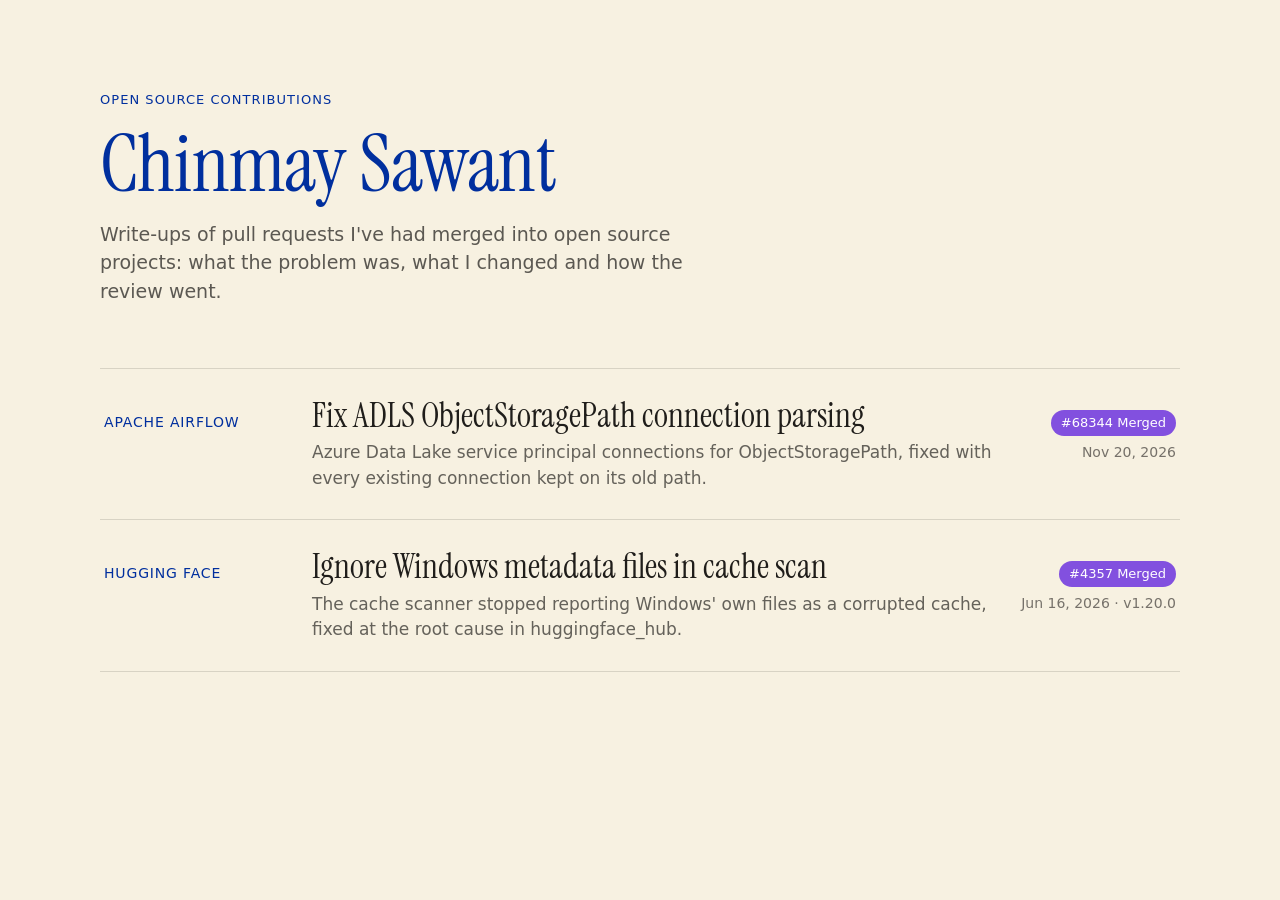
<file: index.html>
<!doctype html>
<html lang="en">
<head>
  <meta charset="utf-8">
  <meta name="viewport" content="width=device-width, initial-scale=1">
  <title>Open Source Contributions | Chinmay Sawant</title>
  <meta name="description" content="Write-ups of Chinmay Sawant's merged pull requests to Apache Airflow and Hugging Face.">
  <meta name="robots" content="index, follow">
  <link rel="canonical" href="https://chinmay1220.github.io/Open-Source-Contributions/">
  <link rel="preconnect" href="https://api.fontshare.com" crossorigin>
  <link rel="preconnect" href="https://fonts.googleapis.com">
  <link rel="preconnect" href="https://fonts.gstatic.com" crossorigin>
  <link rel="stylesheet" href="https://api.fontshare.com/v2/css?f[]=switzer@400,500&display=swap">
  <link rel="stylesheet" href="https://fonts.googleapis.com/css2?family=Instrument+Serif:ital@0;1&display=swap">
  <style>
    :root { --ink: #002f9e; --paper: #f7f1e1; --text: #1f1d1a; --line: rgba(31, 29, 26, 0.14); }
    * { box-sizing: border-box; }
    body {
      margin: 0;
      min-height: 100vh;
      background: var(--paper);
      color: var(--text);
      font: 400 17px/1.5 "Switzer", system-ui, sans-serif;
      -webkit-font-smoothing: antialiased;
    }
    main { width: min(100% - 48px, 1080px); margin: 0 auto; padding: clamp(48px, 10vh, 120px) 0 96px; }
    .kicker { margin: 0 0 14px; font-size: 13px; font-weight: 500; letter-spacing: 0.08em; text-transform: uppercase; color: var(--ink); }
    h1 { margin: 0 0 16px; font: 400 clamp(44px, 7vw, 80px)/1 "Instrument Serif", Georgia, serif; color: var(--ink); letter-spacing: -0.01em; }
    .lede { margin: 0 0 clamp(36px, 7vh, 64px); max-width: 40rem; font-size: 19px; color: rgba(31, 29, 26, 0.72); }
    ol { margin: 0; padding: 0; list-style: none; border-top: 1px solid var(--line); }
    li { border-bottom: 1px solid var(--line); }
    li a {
      display: grid;
      grid-template-columns: 11rem minmax(0, 1fr) auto;
      align-items: baseline;
      gap: 6px 32px;
      padding: 28px 4px;
      color: inherit;
      text-decoration: none;
    }
    li a:hover .h2, li a:focus-visible .h2 { text-decoration: underline; text-decoration-thickness: 1px; text-underline-offset: 0.12em; }
    li a:focus-visible { outline: 2px solid var(--ink); outline-offset: 4px; border-radius: 4px; }
    .project { font-size: 14px; font-weight: 500; letter-spacing: 0.06em; text-transform: uppercase; color: var(--ink); }
    .h2 { display: block; margin: 0 0 6px; font: 400 clamp(26px, 3vw, 34px)/1.1 "Instrument Serif", Georgia, serif; color: var(--text); }
    .what { display: block; margin: 0; color: rgba(31, 29, 26, 0.68); }
    .status { white-space: nowrap; font-size: 14px; color: rgba(31, 29, 26, 0.6); text-align: right; }
    .chip { display: inline-block; margin-bottom: 6px; padding: 3px 10px; border-radius: 999px; background: #8250df; color: #fff; font-size: 13px; font-weight: 500; }
    @media (max-width: 760px) {
      li a { grid-template-columns: minmax(0, 1fr); gap: 8px; }
      .status { text-align: left; }
    }
  </style>
</head>
<body>
  <main>
    <p class="kicker">Open source contributions</p>
    <h1>Chinmay Sawant</h1>
    <p class="lede">Write-ups of pull requests I've had merged into open source projects: what the problem was, what I changed and how the review went.</p>
    <ol>
      <li>
        <a href="./Airflow/">
          <span class="project">Apache Airflow</span>
          <span>
            <span class="h2" role="heading" aria-level="2">Fix ADLS ObjectStoragePath connection parsing</span>
            <span class="what">Azure Data Lake service principal connections for ObjectStoragePath, fixed with every existing connection kept on its old path.</span>
          </span>
          <span class="status"><span class="chip">#68344 Merged</span><br>Nov 20, 2026</span>
        </a>
      </li>
      <li>
        <a href="./Hugging-Face/">
          <span class="project">Hugging Face</span>
          <span>
            <span class="h2" role="heading" aria-level="2">Ignore Windows metadata files in cache scan</span>
            <span class="what">The cache scanner stopped reporting Windows' own files as a corrupted cache, fixed at the root cause in huggingface_hub.</span>
          </span>
          <span class="status"><span class="chip">#4357 Merged</span><br>Jun 16, 2026 · v1.20.0</span>
        </a>
      </li>
    </ol>
  </main>
</body>
</html>
</file>
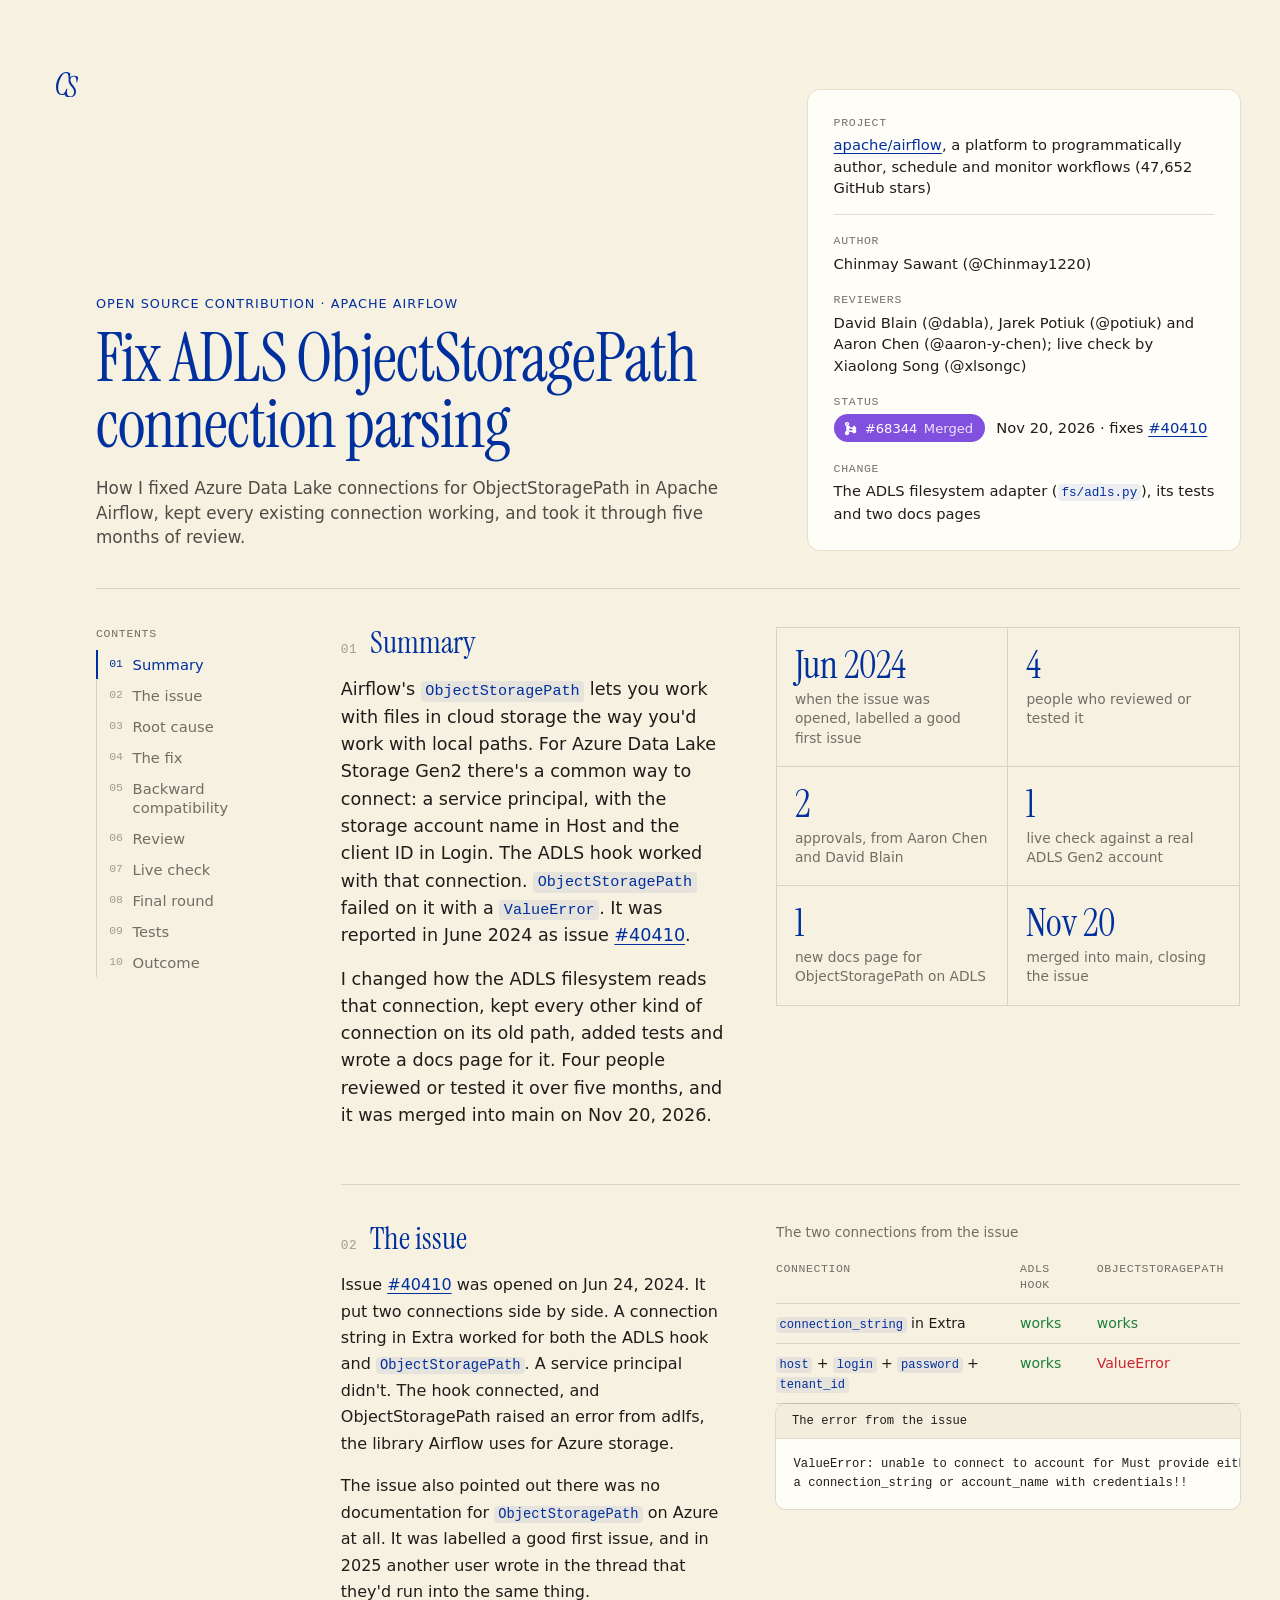
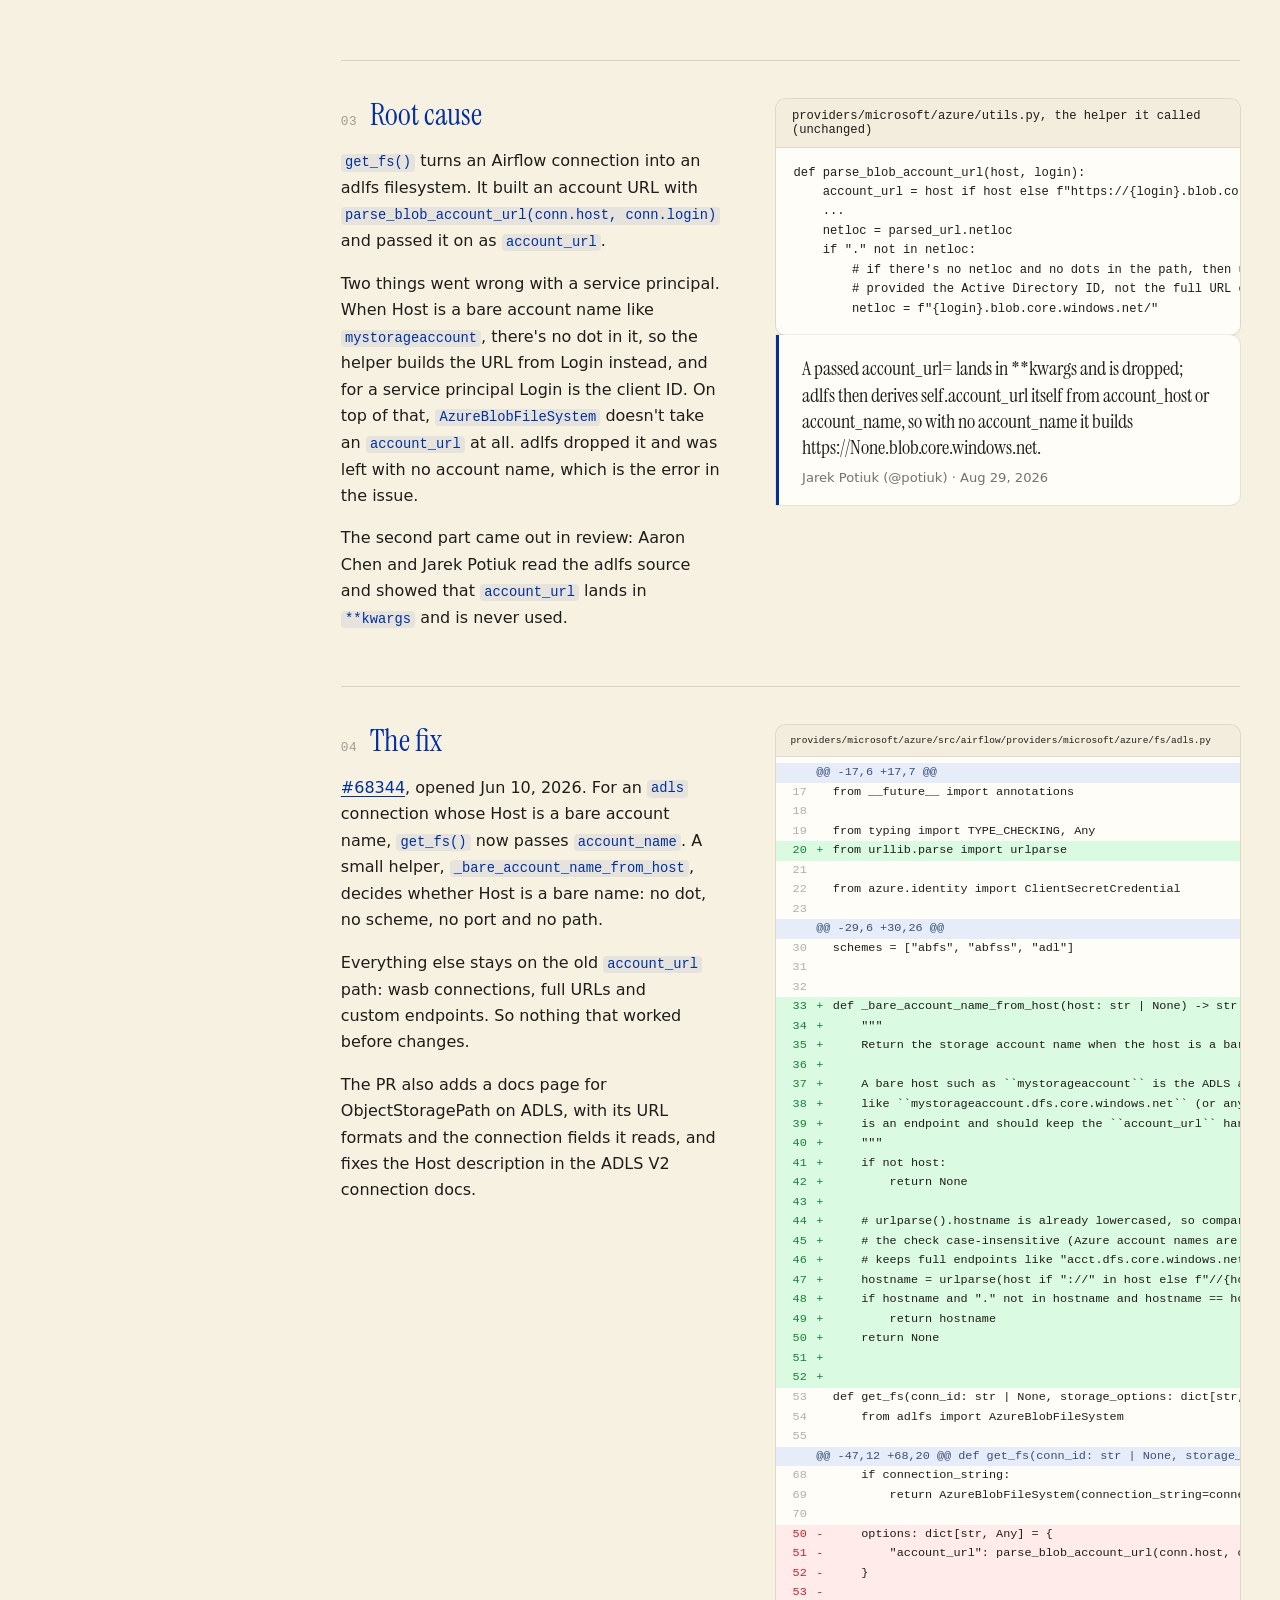
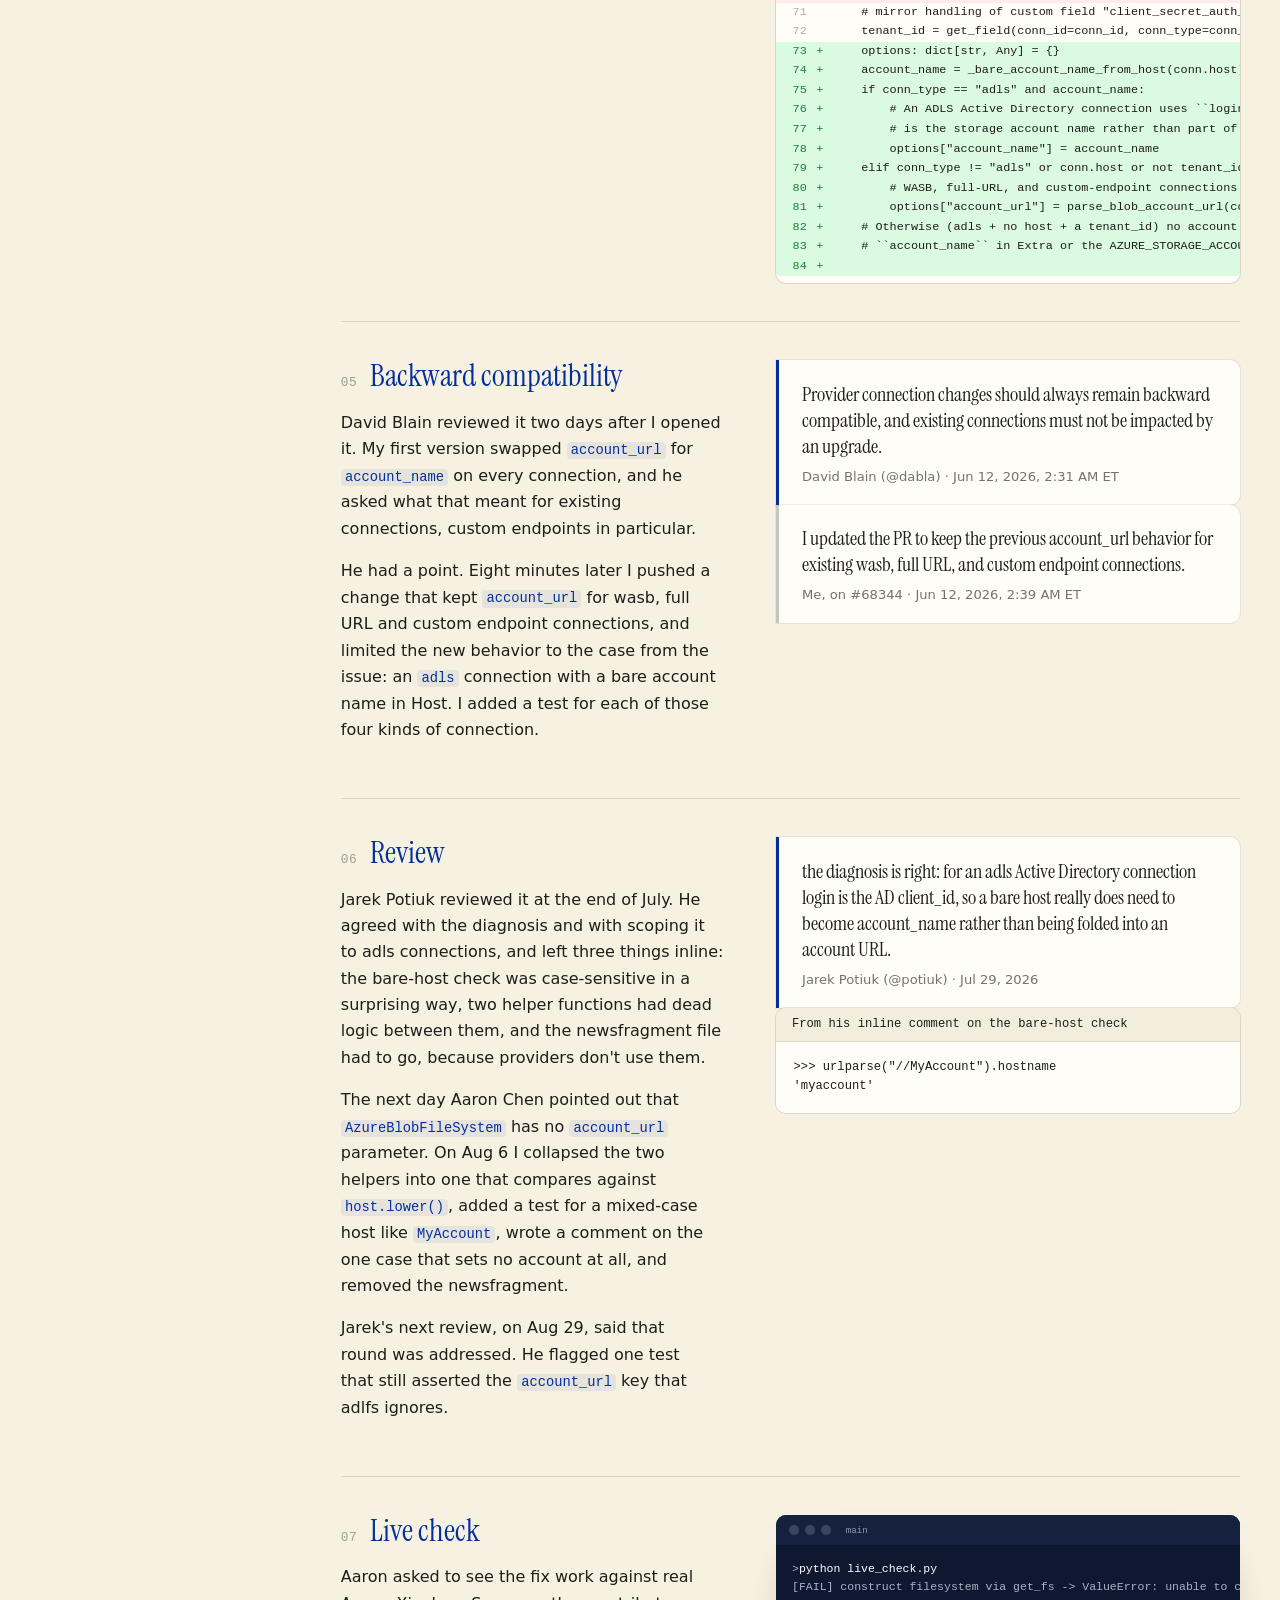
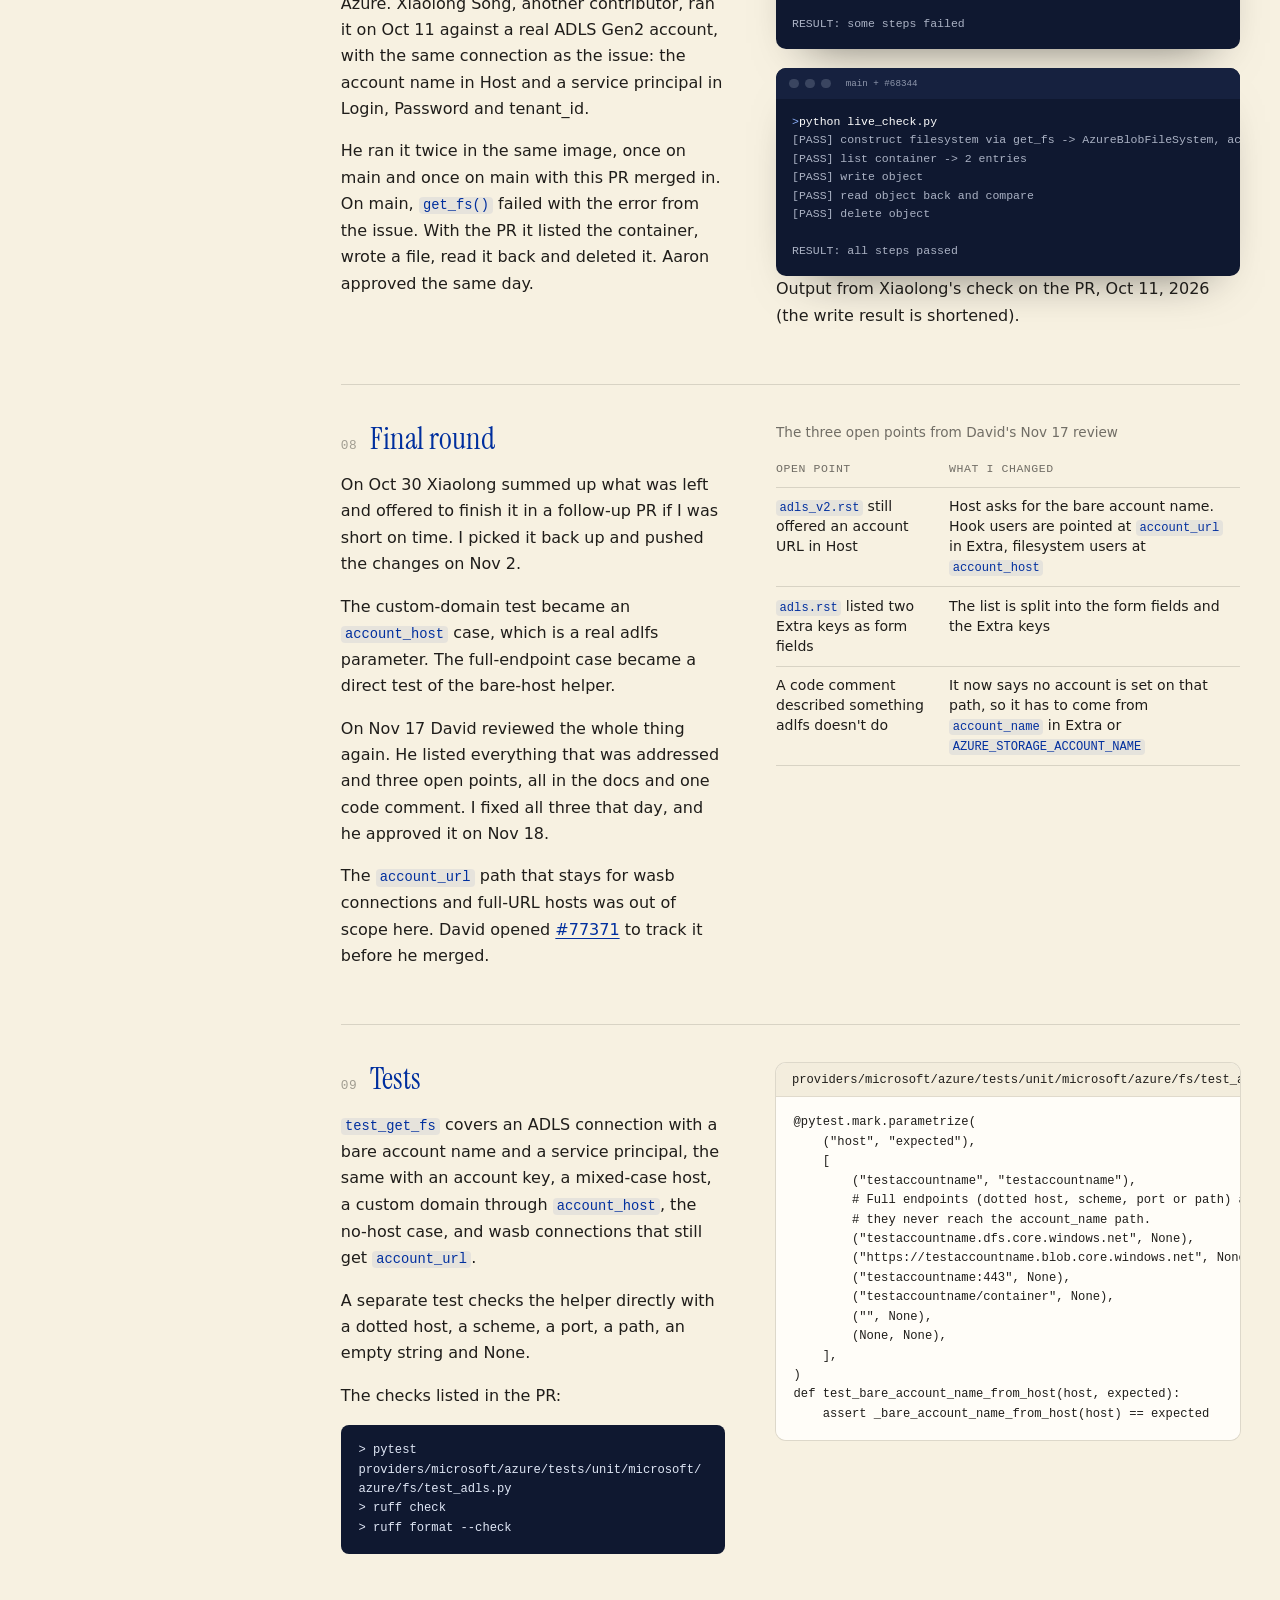
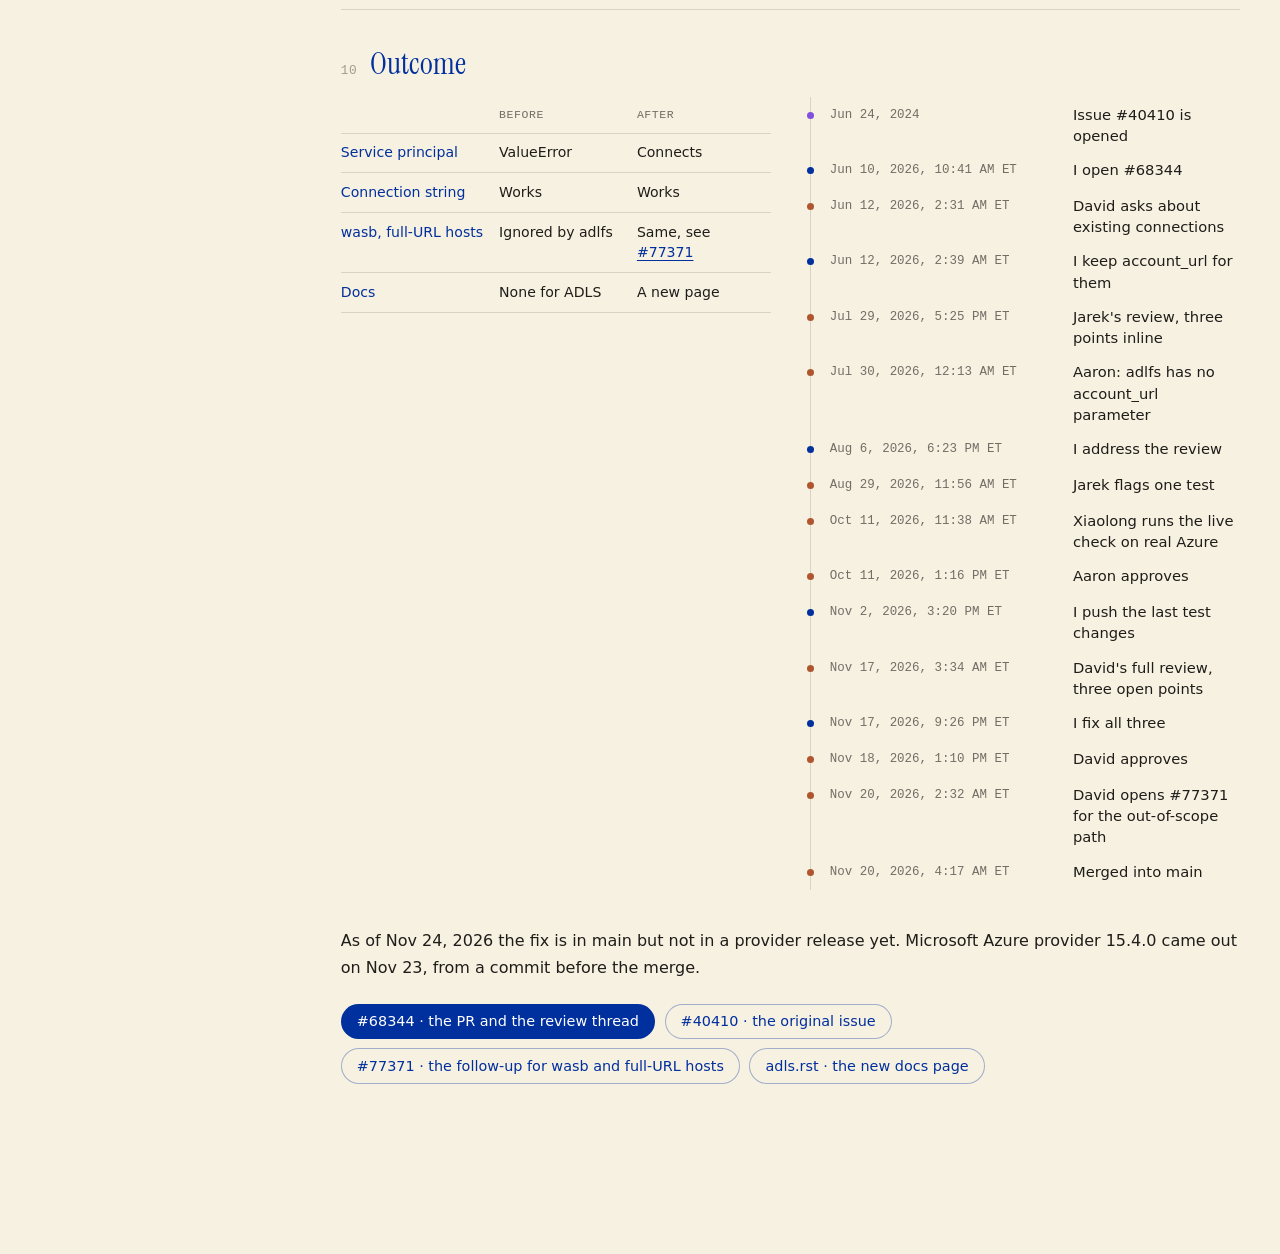
<file: Airflow/index.html>
<!DOCTYPE html><html lang="en"><head><meta charset="utf-8"/><meta name="viewport" content="width=device-width, initial-scale=1"/><link rel="stylesheet" href="./assets/5ab529a6d503af9f.css" data-precedence="next"/><link rel="stylesheet" href="./assets/9f0d60ec358e5002.css" data-precedence="next"/><link rel="preconnect" href="https://api.fontshare.com" crossorigin=""/><link rel="preconnect" href="https://fonts.googleapis.com"/><link rel="preconnect" href="https://fonts.gstatic.com" crossorigin="anonymous"/><title>Fixing ADLS connections for ObjectStoragePath | Apache Airflow PR #68344</title><meta name="description" content="How I fixed Azure Data Lake service principal connections for ObjectStoragePath in Apache Airflow, kept existing connections working, and worked it through five months of review."/><meta name="robots" content="index, follow"/><link rel="canonical" href="https://chinmay1220.github.io/Open-Source-Contributions/Airflow/"/><meta property="og:type" content="article"/><meta property="og:title" content="Fixing ADLS connections in Apache Airflow"/><meta property="og:description" content="A service principal connection ObjectStoragePath couldn&#x27;t use, fixed and merged into Apache Airflow after review and a live check from four people."/><meta property="og:url" content="https://chinmay1220.github.io/Open-Source-Contributions/Airflow/"/><meta property="og:image" content="https://chinmay1220.github.io/Open-Source-Contributions/Airflow/assets/og-image.png"/><meta property="og:image:secure_url" content="https://chinmay1220.github.io/Open-Source-Contributions/Airflow/assets/og-image.png"/><meta property="og:image:type" content="image/png"/><meta property="og:image:width" content="1200"/><meta property="og:image:height" content="627"/><meta property="og:image:alt" content="Fix ADLS ObjectStoragePath connection parsing, merged into Apache Airflow."/><meta name="twitter:card" content="summary_large_image"/><meta name="twitter:title" content="Fixing ADLS connections in Apache Airflow"/><meta name="twitter:description" content="A service principal connection ObjectStoragePath couldn&#x27;t use, fixed and merged into Apache Airflow after review and a live check from four people."/><meta name="twitter:image" content="https://chinmay1220.github.io/Open-Source-Contributions/Airflow/assets/og-image.png"/></head><body><style>.mt{--ink:#002f9e;--mat:#002f9e;--mat-line:#fff;--paper:#f7f1e1;--text:#1f1d1a;--card-ink:#002f9e;--hero-ink:#002f9e;--on-ink:#ffffff;--mat-bg:color-mix(in srgb, #f7f1e1 96%, #1f1d1a);--smooth-ring-color:rgba(0, 0, 0, 0.05)}</style><link rel="stylesheet" href="https://api.fontshare.com/v2/css?f[]=switzer@400,400i,500&amp;display=swap"/><link rel="stylesheet" href="https://fonts.googleapis.com/css2?family=Instrument+Serif:ital@0;1&amp;display=swap"/><div class="mt" style="--font-instrument:&quot;Instrument Serif&quot;" data-lenis-prevent="true"><main class="ps-story ps-writeup"><a  aria-hidden="true" class="cs-back ps-back"><svg class="" viewBox="0 0 711 812" style="--logo-scale:1.1" aria-hidden="true" focusable="false"><path d="M201 739Q95 739 47.5 672Q0 605 0 478Q0 417 15 351Q30 285 58.5 222.5Q87 160 127 110Q167 60 217.5 30Q268 0 327 0Q397 0 454 47Q464 55 461 69L431 220Q428 236 416 236Q404 236 404 220L403 181Q401 98 379 63Q357 28 316 28Q277 28 241 59.5Q205 91 174 143.5Q143 196 119.5 259.5Q96 323 83 387Q70 451 70 506Q70 596 97.5 653Q125 710 189 710Q227 710 256.5 682.5Q286 655 317 588L339 541Q344 529 354 529Q370 529 365 548L325 704Q321 719 309 722Q292 728 260 733.5Q228 739 201 739ZM454.2 812.4Q427.9 812.4 398.3 806.7Q368.7 801.1 342.9 791.2Q317 781.3 302 768.2Q297.3 763.5 295.9 758.8Q294.4 754.1 296.3 744.7L322.6 597.1Q325.5 580.2 337.7 580.2Q349 580.2 349 599L349.9 635.6Q351.8 714.6 377.2 749.4Q402.5 784.2 459.9 784.2Q512.5 784.2 547.3 746.1Q582.1 708 582.1 644.1Q582.1 602.7 559.5 557.6Q537 512.5 496.5 467.4Q448.6 413.8 425.6 369.6Q402.5 325.4 402.5 276.6Q402.5 238 421.3 201.8Q440.1 165.6 478.2 141.7Q516.3 117.7 575.5 117.7Q657.3 117.7 700.5 154.4Q713.7 164.7 709.9 185.4L683.6 322.6Q680.8 336.7 670.4 336.7Q660.1 336.7 658.2 320.7L657.3 301Q653.5 224.9 636.1 184.9Q618.7 145 567 145Q529.4 145 506.9 161.9Q484.3 178.8 474 203.7Q463.6 228.6 463.6 253.1Q463.6 280.3 471.2 305.2Q478.7 330.1 497 357.9Q515.3 385.6 547.3 425.1Q592.4 478.7 617.8 527.5Q643.2 576.4 643.2 622.5Q643.2 677.9 618.3 720.7Q593.4 763.5 551.1 787.9Q508.8 812.4 454.2 812.4Z" fill="currentColor"></path></svg></a><article class="p9"><header class="p9-head"><div class="p9-head-main"><p class="p9-kicker">Open source contribution · Apache Airflow</p><h1>Fix ADLS ObjectStoragePath connection parsing</h1><p class="p9-dek">How I fixed Azure Data Lake connections for ObjectStoragePath in Apache Airflow, kept every existing connection working, and took it through five months of review.</p></div><dl class="p9-meta"><div class="p9-meta-project"><dt>Project</dt><dd><a href="https://github.com/apache/airflow" target="_blank" rel="noreferrer">apache/airflow</a>, a platform to programmatically author, schedule and monitor workflows (47,652 GitHub stars)</dd></div><div><dt>Author</dt><dd>Chinmay Sawant (@Chinmay1220)</dd></div><div><dt>Reviewers</dt><dd>David Blain (@dabla), Jarek Potiuk (@potiuk) and Aaron Chen (@aaron-y-chen); live check by Xiaolong Song (@xlsongc)</dd></div><div><dt>Status</dt><dd class="p9-meta-status"><a class="ps-chip is-merged" href="https://github.com/apache/airflow/pull/68344" target="_blank" rel="noreferrer"><svg viewBox="0 0 16 16" aria-hidden="true"><path d="M5 3.25a.75.75 0 1 1-1.5 0 .75.75 0 0 1 1.5 0Zm0 2.122a2.25 2.25 0 1 0-1.5 0v5.256a2.25 2.25 0 1 0 1.5 0V8.75A2.75 2.75 0 0 0 7.75 11.5h1.878a2.25 2.25 0 1 0 0-1.5H7.75A1.25 1.25 0 0 1 6.5 8.75V7.432A3.98 3.98 0 0 0 9.25 8.5h.378a2.25 2.25 0 1 0 0-1.5H9.25A2.5 2.5 0 0 1 6.75 4.5V5.372ZM4.25 12.5a.75.75 0 1 0 0 1.5.75.75 0 0 0 0-1.5Zm7.5-4.75a.75.75 0 1 0 0 1.5.75.75 0 0 0 0-1.5Zm0-1.5a.75.75 0 1 0 0-1.5.75.75 0 0 0 0 1.5Z"></path></svg><span>#68344</span><em>Merged</em></a><span>Nov 20, 2026 · fixes <a href="https://github.com/apache/airflow/issues/40410" target="_blank" rel="noreferrer">#40410</a></span></dd></div><div><dt>Change</dt><dd>The ADLS filesystem adapter (<code>fs/adls.py</code>), its tests and two docs pages</dd></div></dl></header><div class="p9-body"><nav class="p9-rail" aria-label="Contents"><p class="p9-rail-title">Contents</p><ol><li><a href="#p9-summary" class="is-on" aria-current="true"><span>01</span>Summary</a></li><li><a href="#p9-issue"><span>02</span>The issue</a></li><li><a href="#p9-cause"><span>03</span>Root cause</a></li><li><a href="#p9-fix"><span>04</span>The fix</a></li><li><a href="#p9-compat"><span>05</span>Backward compatibility</a></li><li><a href="#p9-review"><span>06</span>Review</a></li><li><a href="#p9-live"><span>07</span>Live check</a></li><li><a href="#p9-final"><span>08</span>Final round</a></li><li><a href="#p9-tests"><span>09</span>Tests</a></li><li><a href="#p9-outcome"><span>10</span>Outcome</a></li></ol></nav><div class="p9-main"><section id="p9-summary" class="p9-sec"><div class="p9-prose"><h2 class="p9-h"><span class="p9-h-n">01</span>Summary</h2><p class="p9-lede">Airflow's <code>ObjectStoragePath</code> lets you work with files in cloud storage the way you'd work with local paths. For Azure Data Lake Storage Gen2 there's a common way to connect: a service principal, with the storage account name in Host and the client ID in Login. The ADLS hook worked with that connection. <code>ObjectStoragePath</code> failed on it with a <code>ValueError</code>. It was reported in June 2024 as issue <a href="https://github.com/apache/airflow/issues/40410" target="_blank" rel="noreferrer">#40410</a>.</p><p class="p9-lede">I changed how the ADLS filesystem reads that connection, kept every other kind of connection on its old path, added tests and wrote a docs page for it. Four people reviewed or tested it over five months, and it was merged into main on Nov 20, 2026.</p></div><div class="p9-side"><ul class="p9-facts"><li><b>Jun 2024</b><span>when the issue was opened, labelled a good first issue</span></li><li><b>4</b><span>people who reviewed or tested it</span></li><li><b>2</b><span>approvals, from Aaron Chen and David Blain</span></li><li><b>1</b><span>live check against a real ADLS Gen2 account</span></li><li><b>1</b><span>new docs page for ObjectStoragePath on ADLS</span></li><li><b>Nov 20</b><span>merged into main, closing the issue</span></li></ul></div></section><section id="p9-issue" class="p9-sec"><div class="p9-prose"><h2 class="p9-h"><span class="p9-h-n">02</span>The issue</h2><p>Issue <a href="https://github.com/apache/airflow/issues/40410" target="_blank" rel="noreferrer">#40410</a> was opened on Jun 24, 2024. It put two connections side by side. A connection string in Extra worked for both the ADLS hook and <code>ObjectStoragePath</code>. A service principal didn't. The hook connected, and ObjectStoragePath raised an error from adlfs, the library Airflow uses for Azure storage.</p><p>The issue also pointed out there was no documentation for <code>ObjectStoragePath</code> on Azure at all. It was labelled a good first issue, and in 2025 another user wrote in the thread that they'd run into the same thing.</p></div><div class="p9-side"><div class="p9-table-wrap"><table class="p9-table"><caption>The two connections from the issue</caption><thead><tr><th scope="col">Connection</th><th scope="col">ADLS hook</th><th scope="col">ObjectStoragePath</th></tr></thead><tbody><tr><td><code>connection_string</code> in Extra</td><td class="is-ok">works</td><td class="is-ok">works</td></tr><tr><td><code>host</code> + <code>login</code> + <code>password</code> + <code>tenant_id</code></td><td class="is-ok">works</td><td class="is-bad">ValueError</td></tr></tbody></table></div><figure class="p9-file"><figcaption>The error from the issue</figcaption><pre class="p9-code">ValueError: unable to connect to account for Must provide either
a connection_string or account_name with credentials!!</pre></figure></div></section><section id="p9-cause" class="p9-sec"><div class="p9-prose"><h2 class="p9-h"><span class="p9-h-n">03</span>Root cause</h2><p><code>get_fs()</code> turns an Airflow connection into an adlfs filesystem. It built an account URL with <code>parse_blob_account_url(conn.host, conn.login)</code> and passed it on as <code>account_url</code>.</p><p>Two things went wrong with a service principal. When Host is a bare account name like <code>mystorageaccount</code>, there's no dot in it, so the helper builds the URL from Login instead, and for a service principal Login is the client ID. On top of that, <code>AzureBlobFileSystem</code> doesn't take an <code>account_url</code> at all. adlfs dropped it and was left with no account name, which is the error in the issue.</p><p>The second part came out in review: Aaron Chen and Jarek Potiuk read the adlfs source and showed that <code>account_url</code> lands in <code>**kwargs</code> and is never used.</p></div><div class="p9-side"><figure class="p9-file"><figcaption>providers/microsoft/azure/utils.py, the helper it called (unchanged)</figcaption><pre class="p9-code">def parse_blob_account_url(host, login):
    account_url = host if host else f&quot;https://{login}.blob.core.windows.net/&quot;
    ...
    netloc = parsed_url.netloc
    if &quot;.&quot; not in netloc:
        # if there&#x27;s no netloc and no dots in the path, then user only
        # provided the Active Directory ID, not the full URL or DNS name
        netloc = f&quot;{login}.blob.core.windows.net/&quot;</pre></figure><blockquote class="p9-quote"><p>A passed account_url= lands in **kwargs and is dropped; adlfs then derives self.account_url itself from account_host or account_name, so with no account_name it builds https://None.blob.core.windows.net.</p><footer>Jarek Potiuk (@potiuk) · Aug 29, 2026</footer></blockquote></div></section><section id="p9-fix" class="p9-sec"><div class="p9-prose"><h2 class="p9-h"><span class="p9-h-n">04</span>The fix</h2><p><a href="https://github.com/apache/airflow/pull/68344" target="_blank" rel="noreferrer">#68344</a>, opened Jun 10, 2026. For an <code>adls</code> connection whose Host is a bare account name, <code>get_fs()</code> now passes <code>account_name</code>. A small helper, <code>_bare_account_name_from_host</code>, decides whether Host is a bare name: no dot, no scheme, no port and no path.</p><p>Everything else stays on the old <code>account_url</code> path: wasb connections, full URLs and custom endpoints. So nothing that worked before changes.</p><p>The PR also adds a docs page for ObjectStoragePath on ADLS, with its URL formats and the connection fields it reads, and fixes the Host description in the ADLS V2 connection docs.</p></div><div class="p9-side"><figure class="ps-diff p9-diff"><figcaption><span>providers/microsoft/azure/src/airflow/providers/microsoft/azure/fs/adls.py</span></figcaption><pre><span class="ps-dl is-hunk"><span class="ps-dn"></span><span class="ps-ds">@@ -17,6 +17,7 @@</span></span><span class="ps-dl "><span class="ps-dn">17</span><span class="ps-ds"><span class="ps-dt"> </span>from __future__ import annotations</span></span><span class="ps-dl "><span class="ps-dn">18</span><span class="ps-ds"><span class="ps-dt"> </span></span></span><span class="ps-dl "><span class="ps-dn">19</span><span class="ps-ds"><span class="ps-dt"> </span>from typing import TYPE_CHECKING, Any</span></span><span class="ps-dl is-add"><span class="ps-dn">20</span><span class="ps-ds"><span class="ps-dt">+</span>from urllib.parse import urlparse</span></span><span class="ps-dl "><span class="ps-dn">21</span><span class="ps-ds"><span class="ps-dt"> </span></span></span><span class="ps-dl "><span class="ps-dn">22</span><span class="ps-ds"><span class="ps-dt"> </span>from azure.identity import ClientSecretCredential</span></span><span class="ps-dl "><span class="ps-dn">23</span><span class="ps-ds"><span class="ps-dt"> </span></span></span><span class="ps-dl is-hunk"><span class="ps-dn"></span><span class="ps-ds">@@ -29,6 +30,26 @@</span></span><span class="ps-dl "><span class="ps-dn">30</span><span class="ps-ds"><span class="ps-dt"> </span>schemes = [&quot;abfs&quot;, &quot;abfss&quot;, &quot;adl&quot;]</span></span><span class="ps-dl "><span class="ps-dn">31</span><span class="ps-ds"><span class="ps-dt"> </span></span></span><span class="ps-dl "><span class="ps-dn">32</span><span class="ps-ds"><span class="ps-dt"> </span></span></span><span class="ps-dl is-add"><span class="ps-dn">33</span><span class="ps-ds"><span class="ps-dt">+</span>def _bare_account_name_from_host(host: str | None) -&gt; str | None:</span></span><span class="ps-dl is-add"><span class="ps-dn">34</span><span class="ps-ds"><span class="ps-dt">+</span>    &quot;&quot;&quot;</span></span><span class="ps-dl is-add"><span class="ps-dn">35</span><span class="ps-ds"><span class="ps-dt">+</span>    Return the storage account name when the host is a bare account name, else ``None``.</span></span><span class="ps-dl is-add"><span class="ps-dn">36</span><span class="ps-ds"><span class="ps-dt">+</span></span></span><span class="ps-dl is-add"><span class="ps-dn">37</span><span class="ps-ds"><span class="ps-dt">+</span>    A bare host such as ``mystorageaccount`` is the ADLS account name itself. A full host</span></span><span class="ps-dl is-add"><span class="ps-dn">38</span><span class="ps-ds"><span class="ps-dt">+</span>    like ``mystorageaccount.dfs.core.windows.net`` (or anything with a scheme, port or path)</span></span><span class="ps-dl is-add"><span class="ps-dn">39</span><span class="ps-ds"><span class="ps-dt">+</span>    is an endpoint and should keep the ``account_url`` handling instead.</span></span><span class="ps-dl is-add"><span class="ps-dn">40</span><span class="ps-ds"><span class="ps-dt">+</span>    &quot;&quot;&quot;</span></span><span class="ps-dl is-add"><span class="ps-dn">41</span><span class="ps-ds"><span class="ps-dt">+</span>    if not host:</span></span><span class="ps-dl is-add"><span class="ps-dn">42</span><span class="ps-ds"><span class="ps-dt">+</span>        return None</span></span><span class="ps-dl is-add"><span class="ps-dn">43</span><span class="ps-ds"><span class="ps-dt">+</span></span></span><span class="ps-dl is-add"><span class="ps-dn">44</span><span class="ps-ds"><span class="ps-dt">+</span>    # urlparse().hostname is already lowercased, so compare against a lowercased host to keep</span></span><span class="ps-dl is-add"><span class="ps-dn">45</span><span class="ps-ds"><span class="ps-dt">+</span>    # the check case-insensitive (Azure account names are lowercase anyway). The dot guard</span></span><span class="ps-dl is-add"><span class="ps-dn">46</span><span class="ps-ds"><span class="ps-dt">+</span>    # keeps full endpoints like &quot;acct.dfs.core.windows.net&quot; out of the account_name path.</span></span><span class="ps-dl is-add"><span class="ps-dn">47</span><span class="ps-ds"><span class="ps-dt">+</span>    hostname = urlparse(host if &quot;://&quot; in host else f&quot;//{host}&quot;).hostname</span></span><span class="ps-dl is-add"><span class="ps-dn">48</span><span class="ps-ds"><span class="ps-dt">+</span>    if hostname and &quot;.&quot; not in hostname and hostname == host.lower():</span></span><span class="ps-dl is-add"><span class="ps-dn">49</span><span class="ps-ds"><span class="ps-dt">+</span>        return hostname</span></span><span class="ps-dl is-add"><span class="ps-dn">50</span><span class="ps-ds"><span class="ps-dt">+</span>    return None</span></span><span class="ps-dl is-add"><span class="ps-dn">51</span><span class="ps-ds"><span class="ps-dt">+</span></span></span><span class="ps-dl is-add"><span class="ps-dn">52</span><span class="ps-ds"><span class="ps-dt">+</span></span></span><span class="ps-dl "><span class="ps-dn">53</span><span class="ps-ds"><span class="ps-dt"> </span>def get_fs(conn_id: str | None, storage_options: dict[str, Any] | None = None) -&gt; AbstractFileSystem:</span></span><span class="ps-dl "><span class="ps-dn">54</span><span class="ps-ds"><span class="ps-dt"> </span>    from adlfs import AzureBlobFileSystem</span></span><span class="ps-dl "><span class="ps-dn">55</span><span class="ps-ds"><span class="ps-dt"> </span></span></span><span class="ps-dl is-hunk"><span class="ps-dn"></span><span class="ps-ds">@@ -47,12 +68,20 @@ def get_fs(conn_id: str | None, storage_options: dict[str, Any] | None = None) -</span></span><span class="ps-dl "><span class="ps-dn">68</span><span class="ps-ds"><span class="ps-dt"> </span>    if connection_string:</span></span><span class="ps-dl "><span class="ps-dn">69</span><span class="ps-ds"><span class="ps-dt"> </span>        return AzureBlobFileSystem(connection_string=connection_string)</span></span><span class="ps-dl "><span class="ps-dn">70</span><span class="ps-ds"><span class="ps-dt"> </span></span></span><span class="ps-dl is-del"><span class="ps-dn">50</span><span class="ps-ds"><span class="ps-dt">-</span>    options: dict[str, Any] = {</span></span><span class="ps-dl is-del"><span class="ps-dn">51</span><span class="ps-ds"><span class="ps-dt">-</span>        &quot;account_url&quot;: parse_blob_account_url(conn.host, conn.login),</span></span><span class="ps-dl is-del"><span class="ps-dn">52</span><span class="ps-ds"><span class="ps-dt">-</span>    }</span></span><span class="ps-dl is-del"><span class="ps-dn">53</span><span class="ps-ds"><span class="ps-dt">-</span></span></span><span class="ps-dl "><span class="ps-dn">71</span><span class="ps-ds"><span class="ps-dt"> </span>    # mirror handling of custom field &quot;client_secret_auth_config&quot; from extras. Ignore if missing as AzureBlobFileSystem can handle.</span></span><span class="ps-dl "><span class="ps-dn">72</span><span class="ps-ds"><span class="ps-dt"> </span>    tenant_id = get_field(conn_id=conn_id, conn_type=conn_type, extras=extras, field_name=&quot;tenant_id&quot;)</span></span><span class="ps-dl is-add"><span class="ps-dn">73</span><span class="ps-ds"><span class="ps-dt">+</span>    options: dict[str, Any] = {}</span></span><span class="ps-dl is-add"><span class="ps-dn">74</span><span class="ps-ds"><span class="ps-dt">+</span>    account_name = _bare_account_name_from_host(conn.host)</span></span><span class="ps-dl is-add"><span class="ps-dn">75</span><span class="ps-ds"><span class="ps-dt">+</span>    if conn_type == &quot;adls&quot; and account_name:</span></span><span class="ps-dl is-add"><span class="ps-dn">76</span><span class="ps-ds"><span class="ps-dt">+</span>        # An ADLS Active Directory connection uses ``login`` as the client_id, so a bare host</span></span><span class="ps-dl is-add"><span class="ps-dn">77</span><span class="ps-ds"><span class="ps-dt">+</span>        # is the storage account name rather than part of an account URL.</span></span><span class="ps-dl is-add"><span class="ps-dn">78</span><span class="ps-ds"><span class="ps-dt">+</span>        options[&quot;account_name&quot;] = account_name</span></span><span class="ps-dl is-add"><span class="ps-dn">79</span><span class="ps-ds"><span class="ps-dt">+</span>    elif conn_type != &quot;adls&quot; or conn.host or not tenant_id:</span></span><span class="ps-dl is-add"><span class="ps-dn">80</span><span class="ps-ds"><span class="ps-dt">+</span>        # WASB, full-URL, and custom-endpoint connections keep the historical account_url path.</span></span><span class="ps-dl is-add"><span class="ps-dn">81</span><span class="ps-ds"><span class="ps-dt">+</span>        options[&quot;account_url&quot;] = parse_blob_account_url(conn.host, conn.login)</span></span><span class="ps-dl is-add"><span class="ps-dn">82</span><span class="ps-ds"><span class="ps-dt">+</span>    # Otherwise (adls + no host + a tenant_id) no account is set here: adlfs needs it from</span></span><span class="ps-dl is-add"><span class="ps-dn">83</span><span class="ps-ds"><span class="ps-dt">+</span>    # ``account_name`` in Extra or the AZURE_STORAGE_ACCOUNT_NAME environment variable.</span></span><span class="ps-dl is-add"><span class="ps-dn">84</span><span class="ps-ds"><span class="ps-dt">+</span></span></span></pre></figure></div></section><section id="p9-compat" class="p9-sec"><div class="p9-prose"><h2 class="p9-h"><span class="p9-h-n">05</span>Backward compatibility</h2><p>David Blain reviewed it two days after I opened it. My first version swapped <code>account_url</code> for <code>account_name</code> on every connection, and he asked what that meant for existing connections, custom endpoints in particular.</p><p>He had a point. Eight minutes later I pushed a change that kept <code>account_url</code> for wasb, full URL and custom endpoint connections, and limited the new behavior to the case from the issue: an <code>adls</code> connection with a bare account name in Host. I added a test for each of those four kinds of connection.</p></div><div class="p9-side"><blockquote class="p9-quote"><p>Provider connection changes should always remain backward compatible, and existing connections must not be impacted by an upgrade.</p><footer>David Blain (@dabla) · Jun 12, 2026, 2:31 AM ET</footer></blockquote><blockquote class="p9-quote is-mine"><p>I updated the PR to keep the previous account_url behavior for existing wasb, full URL, and custom endpoint connections.</p><footer>Me, on #68344 · Jun 12, 2026, 2:39 AM ET</footer></blockquote></div></section><section id="p9-review" class="p9-sec"><div class="p9-prose"><h2 class="p9-h"><span class="p9-h-n">06</span>Review</h2><p>Jarek Potiuk reviewed it at the end of July. He agreed with the diagnosis and with scoping it to adls connections, and left three things inline: the bare-host check was case-sensitive in a surprising way, two helper functions had dead logic between them, and the newsfragment file had to go, because providers don't use them.</p><p>The next day Aaron Chen pointed out that <code>AzureBlobFileSystem</code> has no <code>account_url</code> parameter. On Aug 6 I collapsed the two helpers into one that compares against <code>host.lower()</code>, added a test for a mixed-case host like <code>MyAccount</code>, wrote a comment on the one case that sets no account at all, and removed the newsfragment.</p><p>Jarek's next review, on Aug 29, said that round was addressed. He flagged one test that still asserted the <code>account_url</code> key that adlfs ignores.</p></div><div class="p9-side"><blockquote class="p9-quote"><p>the diagnosis is right: for an adls Active Directory connection login is the AD client_id, so a bare host really does need to become account_name rather than being folded into an account URL.</p><footer>Jarek Potiuk (@potiuk) · Jul 29, 2026</footer></blockquote><figure class="p9-file"><figcaption>From his inline comment on the bare-host check</figcaption><pre class="p9-code">&gt;&gt;&gt; urlparse(&quot;//MyAccount&quot;).hostname
&#x27;myaccount&#x27;</pre></figure></div></section><section id="p9-live" class="p9-sec"><div class="p9-prose"><h2 class="p9-h"><span class="p9-h-n">07</span>Live check</h2><p>Aaron asked to see the fix work against real Azure. Xiaolong Song, another contributor, ran it on Oct 11 against a real ADLS Gen2 account, with the same connection as the issue: the account name in Host and a service principal in Login, Password and tenant_id.</p><p>He ran it twice in the same image, once on main and once on main with this PR merged in. On main, <code>get_fs()</code> failed with the error from the issue. With the PR it listed the container, wrote a file, read it back and deleted it. Aaron approved the same day.</p></div><div class="p9-side"><figure class="ps-term"><figcaption><i></i><i></i><i></i><span>main</span></figcaption><pre><span class="ps-term-block"><span class="ps-term-cmd"><span class="ps-term-ps">&gt;</span>python live_check.py</span><span class="ps-term-out">[FAIL] construct filesystem via get_fs -&gt; ValueError: unable to connect to account for Must provide either a connection_string or account_name with credentials!!</span><span class="ps-term-out"> </span><span class="ps-term-out">RESULT: some steps failed</span></span></pre></figure><figure class="ps-term"><figcaption><i></i><i></i><i></i><span>main + #68344</span></figcaption><pre><span class="ps-term-block"><span class="ps-term-cmd"><span class="ps-term-ps">&gt;</span>python live_check.py</span><span class="ps-term-out">[PASS] construct filesystem via get_fs -&gt; AzureBlobFileSystem, account_url=https://&lt;storage-account&gt;.blob.core.windows.net</span><span class="ps-term-out">[PASS] list container -&gt; 2 entries</span><span class="ps-term-out">[PASS] write object</span><span class="ps-term-out">[PASS] read object back and compare</span><span class="ps-term-out">[PASS] delete object</span><span class="ps-term-out"> </span><span class="ps-term-out">RESULT: all steps passed</span></span></pre></figure><p class="p9-wide-p">Output from Xiaolong's check on the PR, Oct 11, 2026 (the write result is shortened).</p></div></section><section id="p9-final" class="p9-sec"><div class="p9-prose"><h2 class="p9-h"><span class="p9-h-n">08</span>Final round</h2><p>On Oct 30 Xiaolong summed up what was left and offered to finish it in a follow-up PR if I was short on time. I picked it back up and pushed the changes on Nov 2.</p><p>The custom-domain test became an <code>account_host</code> case, which is a real adlfs parameter. The full-endpoint case became a direct test of the bare-host helper.</p><p>On Nov 17 David reviewed the whole thing again. He listed everything that was addressed and three open points, all in the docs and one code comment. I fixed all three that day, and he approved it on Nov 18.</p><p>The <code>account_url</code> path that stays for wasb connections and full-URL hosts was out of scope here. David opened <a href="https://github.com/apache/airflow/issues/77371" target="_blank" rel="noreferrer">#77371</a> to track it before he merged.</p></div><div class="p9-side"><div class="p9-table-wrap"><table class="p9-table"><caption>The three open points from David's Nov 17 review</caption><thead><tr><th scope="col">Open point</th><th scope="col">What I changed</th></tr></thead><tbody><tr><td><code>adls_v2.rst</code> still offered an account URL in Host</td><td>Host asks for the bare account name. Hook users are pointed at <code>account_url</code> in Extra, filesystem users at <code>account_host</code></td></tr><tr><td><code>adls.rst</code> listed two Extra keys as form fields</td><td>The list is split into the form fields and the Extra keys</td></tr><tr><td>A code comment described something adlfs doesn't do</td><td>It now says no account is set on that path, so it has to come from <code>account_name</code> in Extra or <code>AZURE_STORAGE_ACCOUNT_NAME</code></td></tr></tbody></table></div></div></section><section id="p9-tests" class="p9-sec"><div class="p9-prose"><h2 class="p9-h"><span class="p9-h-n">09</span>Tests</h2><p><code>test_get_fs</code> covers an ADLS connection with a bare account name and a service principal, the same with an account key, a mixed-case host, a custom domain through <code>account_host</code>, the no-host case, and wasb connections that still get <code>account_url</code>.</p><p>A separate test checks the helper directly with a dotted host, a scheme, a port, a path, an empty string and None.</p><p>The checks listed in the PR:</p><pre class="p9-code is-checks">&gt; pytest providers/microsoft/azure/tests/unit/microsoft/azure/fs/test_adls.py
&gt; ruff check
&gt; ruff format --check</pre></div><div class="p9-side"><figure class="p9-file"><figcaption>providers/microsoft/azure/tests/unit/microsoft/azure/fs/test_adls.py</figcaption><pre class="p9-code">@pytest.mark.parametrize(
    (&quot;host&quot;, &quot;expected&quot;),
    [
        (&quot;testaccountname&quot;, &quot;testaccountname&quot;),
        # Full endpoints (dotted host, scheme, port or path) are not bare account names, so
        # they never reach the account_name path.
        (&quot;testaccountname.dfs.core.windows.net&quot;, None),
        (&quot;https://testaccountname.blob.core.windows.net&quot;, None),
        (&quot;testaccountname:443&quot;, None),
        (&quot;testaccountname/container&quot;, None),
        (&quot;&quot;, None),
        (None, None),
    ],
)
def test_bare_account_name_from_host(host, expected):
    assert _bare_account_name_from_host(host) == expected</pre></figure></div></section><section id="p9-outcome" class="p9-sec is-wide"><div class="p9-prose"><h2 class="p9-h"><span class="p9-h-n">10</span>Outcome</h2><div class="p9-outcome"><div class="p9-table-wrap"><table class="p9-table is-compare"><thead><tr><th scope="col"></th><th scope="col">Before</th><th scope="col">After</th></tr></thead><tbody><tr><th scope="row">Service principal</th><td>ValueError</td><td>Connects</td></tr><tr><th scope="row">Connection string</th><td>Works</td><td>Works</td></tr><tr><th scope="row">wasb, full-URL hosts</th><td>Ignored by adlfs</td><td>Same, see <a href="https://github.com/apache/airflow/issues/77371" target="_blank" rel="noreferrer">#77371</a></td></tr><tr><th scope="row">Docs</th><td>None for ADLS</td><td>A new page</td></tr></tbody></table></div><ol class="p9-timeline"><li class="is-bot"><time dateTime="2024-06-24T18:31:45Z">Jun 24, 2024</time><span>Issue #40410 is opened</span></li><li class="is-me"><time dateTime="2026-06-10T14:41:30Z">Jun 10, 2026, 10:41 AM ET</time><span>I open #68344</span></li><li class="is-maintainer"><time dateTime="2026-06-12T06:31:15Z">Jun 12, 2026, 2:31 AM ET</time><span>David asks about existing connections</span></li><li class="is-me"><time dateTime="2026-06-12T06:39:50Z">Jun 12, 2026, 2:39 AM ET</time><span>I keep account_url for them</span></li><li class="is-maintainer"><time dateTime="2026-07-29T21:25:39Z">Jul 29, 2026, 5:25 PM ET</time><span>Jarek&#x27;s review, three points inline</span></li><li class="is-maintainer"><time dateTime="2026-07-30T04:13:34Z">Jul 30, 2026, 12:13 AM ET</time><span>Aaron: adlfs has no account_url parameter</span></li><li class="is-me"><time dateTime="2026-08-06T22:23:38Z">Aug 6, 2026, 6:23 PM ET</time><span>I address the review</span></li><li class="is-maintainer"><time dateTime="2026-08-29T15:56:22Z">Aug 29, 2026, 11:56 AM ET</time><span>Jarek flags one test</span></li><li class="is-maintainer"><time dateTime="2026-10-11T15:38:18Z">Oct 11, 2026, 11:38 AM ET</time><span>Xiaolong runs the live check on real Azure</span></li><li class="is-maintainer"><time dateTime="2026-10-11T17:16:31Z">Oct 11, 2026, 1:16 PM ET</time><span>Aaron approves</span></li><li class="is-me"><time dateTime="2026-11-02T20:20:49Z">Nov 2, 2026, 3:20 PM ET</time><span>I push the last test changes</span></li><li class="is-maintainer"><time dateTime="2026-11-17T08:34:12Z">Nov 17, 2026, 3:34 AM ET</time><span>David&#x27;s full review, three open points</span></li><li class="is-me"><time dateTime="2026-11-18T02:26:44Z">Nov 17, 2026, 9:26 PM ET</time><span>I fix all three</span></li><li class="is-maintainer"><time dateTime="2026-11-18T18:10:15Z">Nov 18, 2026, 1:10 PM ET</time><span>David approves</span></li><li class="is-maintainer"><time dateTime="2026-11-20T07:32:54Z">Nov 20, 2026, 2:32 AM ET</time><span>David opens #77371 for the out-of-scope path</span></li><li class="is-maintainer"><time dateTime="2026-11-20T09:17:54Z">Nov 20, 2026, 4:17 AM ET</time><span>Merged into main</span></li></ol></div><p class="p9-release">As of Nov 24, 2026 the fix is in main but not in a provider release yet. Microsoft Azure provider 15.4.0 came out on Nov 23, from a commit before the merge.</p><nav class="p9-links" aria-label="Sources"><a href="https://github.com/apache/airflow/pull/68344" target="_blank" rel="noreferrer">#68344 · the PR and the review thread</a><a href="https://github.com/apache/airflow/issues/40410" target="_blank" rel="noreferrer">#40410 · the original issue</a><a href="https://github.com/apache/airflow/issues/77371" target="_blank" rel="noreferrer">#77371 · the follow-up for wasb and full-URL hosts</a><a href="https://github.com/apache/airflow/blob/main/providers/microsoft/azure/docs/filesystems/adls.rst" target="_blank" rel="noreferrer">adls.rst · the new docs page</a></nav></div></section></div></div></article></main></div><script src="./assets/scrollspy.js" defer></script></body></html>
</file>
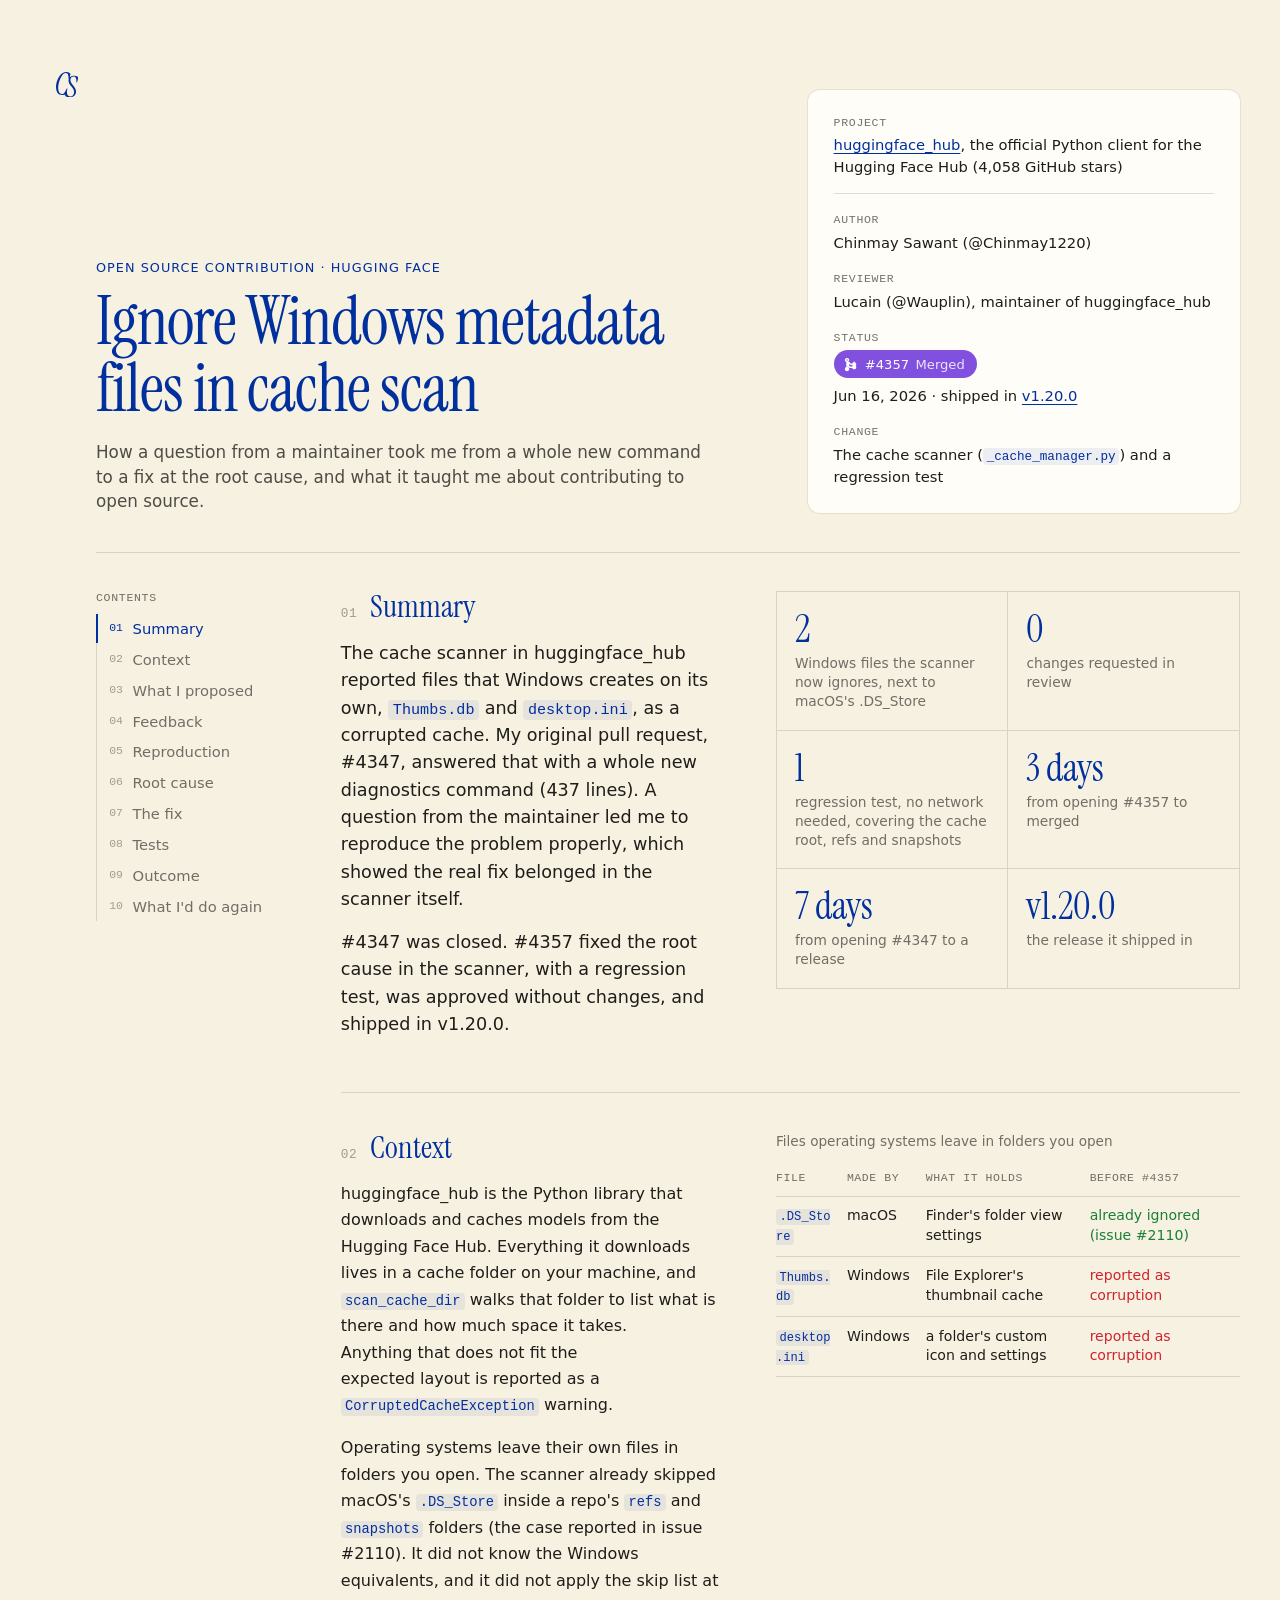
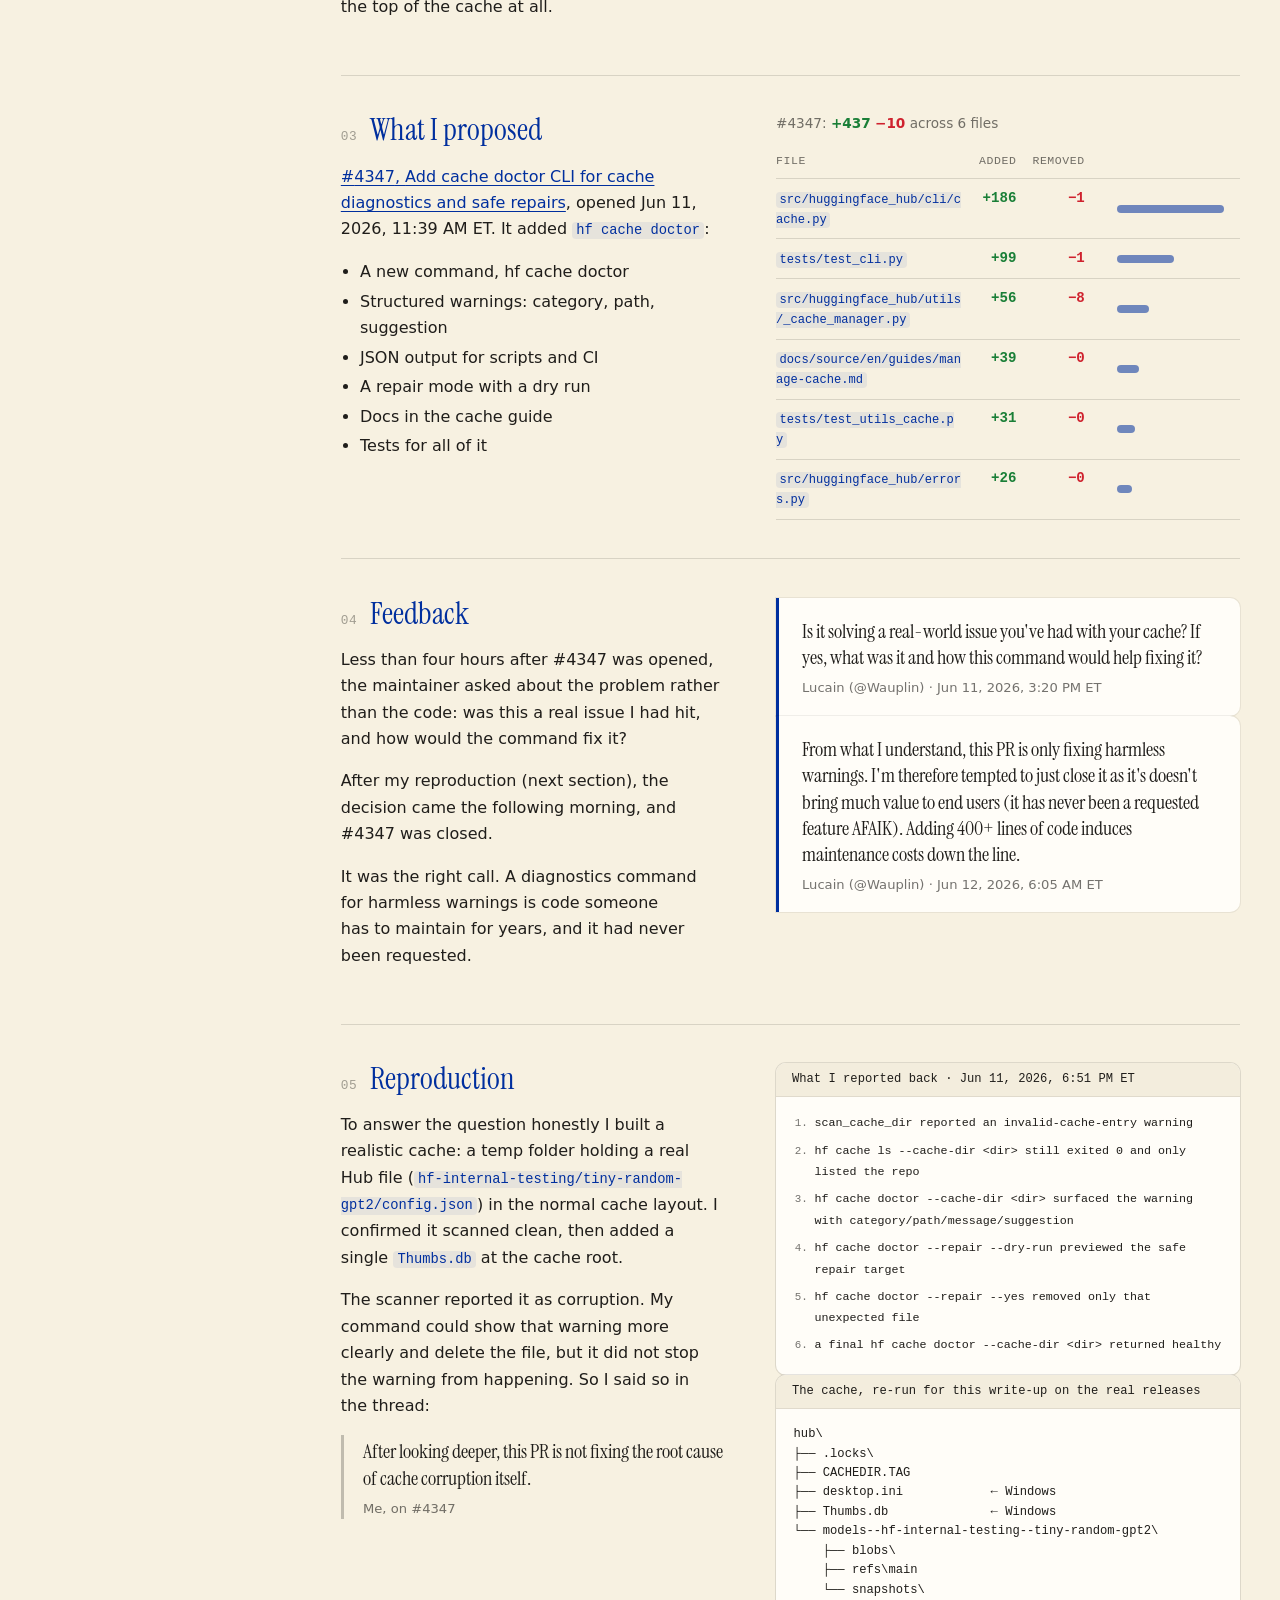
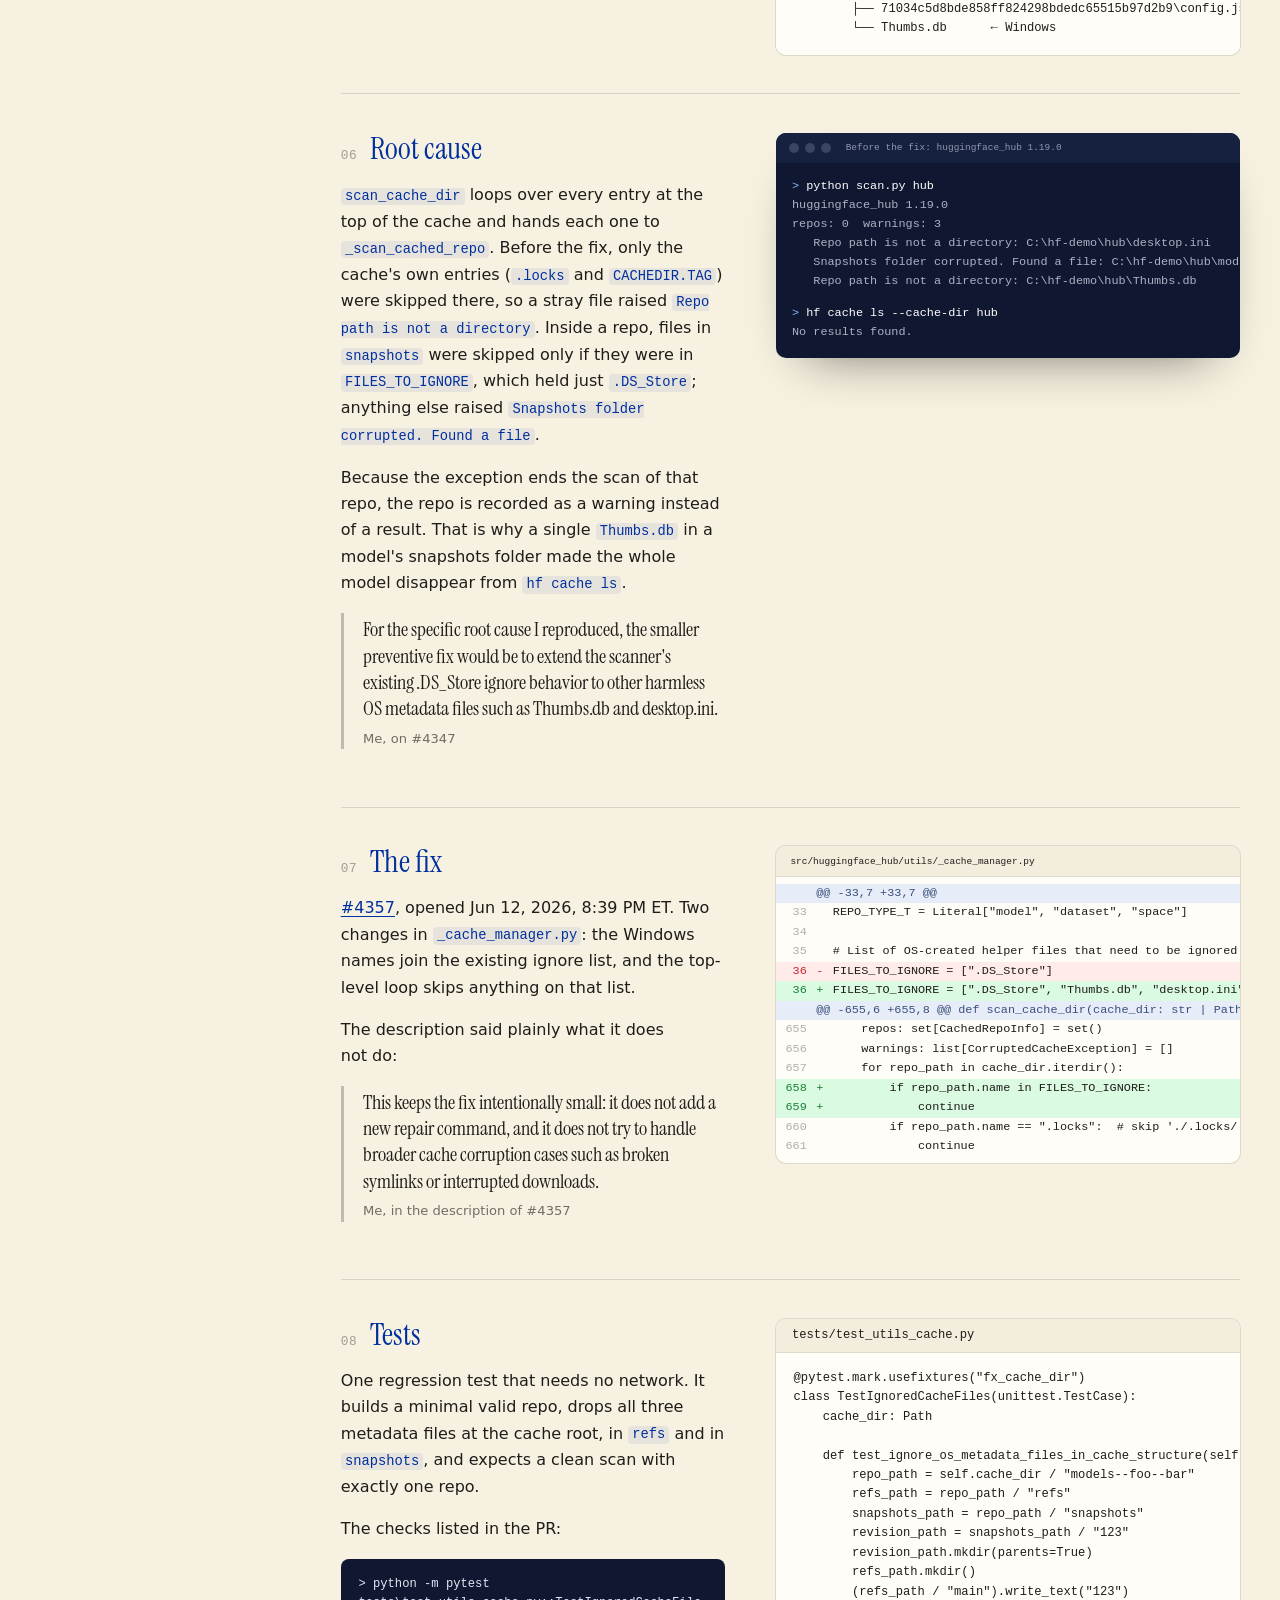
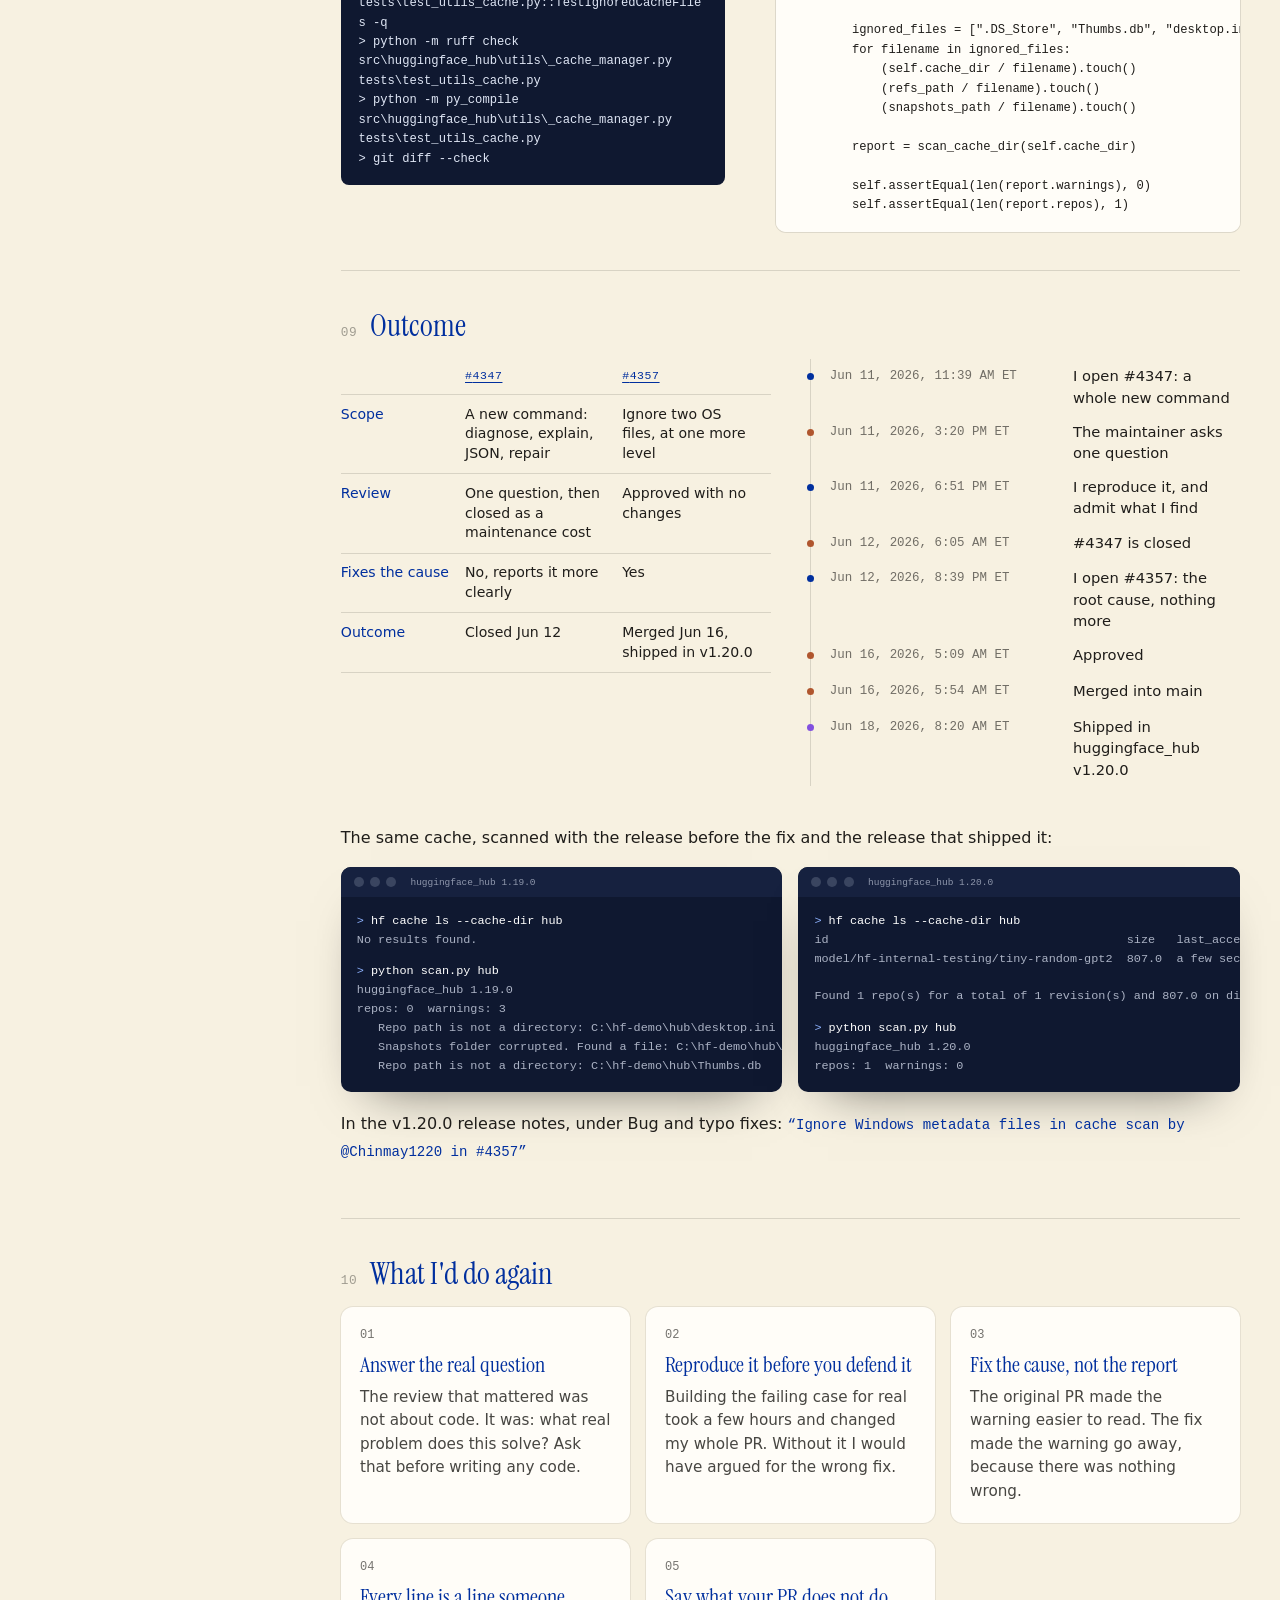
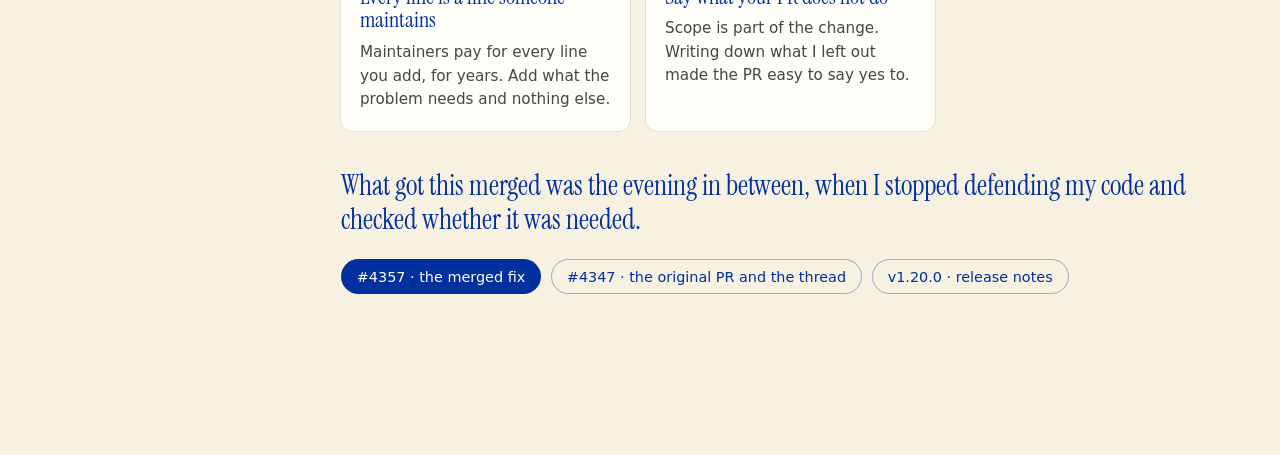
<file: Hugging-Face/index.html>
<!DOCTYPE html><html lang="en"><head><meta charset="utf-8"/><meta name="viewport" content="width=device-width, initial-scale=1"/><link rel="stylesheet" href="./assets/5ab529a6d503af9f.css" data-precedence="next"/><link rel="stylesheet" href="./assets/9f0d60ec358e5002.css" data-precedence="next"/><link rel="preconnect" href="https://api.fontshare.com" crossorigin=""/><link rel="preconnect" href="https://fonts.googleapis.com"/><link rel="preconnect" href="https://fonts.gstatic.com" crossorigin="anonymous"/><title>A Windows cache fix, shipped in v1.20.0 | Hugging Face PR #4357</title><meta name="description" content="How a question from a maintainer took me from a whole new command to a fix at the root cause, and what it taught me about contributing to open source."/><meta name="robots" content="index, follow"/><link rel="canonical" href="https://chinmay1220.github.io/Open-Source-Contributions/Hugging-Face/"/><meta property="og:type" content="article"/><meta property="og:title" content="A Windows cache fix, shipped in v1.20.0"/><meta property="og:description" content="Maintainer feedback changed the approach and led to a root-cause fix in Hugging Face Hub."/><meta property="og:url" content="https://chinmay1220.github.io/Open-Source-Contributions/Hugging-Face/"/><meta property="og:image" content="https://chinmay1220.github.io/Open-Source-Contributions/Hugging-Face/assets/og-image.png"/><meta property="og:image:secure_url" content="https://chinmay1220.github.io/Open-Source-Contributions/Hugging-Face/assets/og-image.png"/><meta property="og:image:type" content="image/png"/><meta property="og:image:width" content="1200"/><meta property="og:image:height" content="627"/><meta property="og:image:alt" content="A Windows cache issue fixed at the root and shipped in huggingface_hub v1.20.0."/><meta name="twitter:card" content="summary_large_image"/><meta name="twitter:title" content="A Windows cache fix, shipped in v1.20.0"/><meta name="twitter:description" content="Maintainer feedback changed the approach and led to a root-cause fix in Hugging Face Hub."/><meta name="twitter:image" content="https://chinmay1220.github.io/Open-Source-Contributions/Hugging-Face/assets/og-image.png"/></head><body><style>.mt{--ink:#002f9e;--mat:#002f9e;--mat-line:#fff;--paper:#f7f1e1;--text:#1f1d1a;--card-ink:#002f9e;--hero-ink:#002f9e;--on-ink:#ffffff;--mat-bg:color-mix(in srgb, #f7f1e1 96%, #1f1d1a);--smooth-ring-color:rgba(0, 0, 0, 0.05)}</style><link rel="stylesheet" href="https://api.fontshare.com/v2/css?f[]=switzer@400,400i,500&amp;display=swap"/><link rel="stylesheet" href="https://fonts.googleapis.com/css2?family=Instrument+Serif:ital@0;1&amp;display=swap"/><div class="mt" style="--font-instrument:&quot;Instrument Serif&quot;" data-lenis-prevent="true"><main class="ps-story ps-writeup"><a  aria-hidden="true" class="cs-back ps-back"><svg class="" viewBox="0 0 711 812" style="--logo-scale:1.1" aria-hidden="true" focusable="false"><path d="M201 739Q95 739 47.5 672Q0 605 0 478Q0 417 15 351Q30 285 58.5 222.5Q87 160 127 110Q167 60 217.5 30Q268 0 327 0Q397 0 454 47Q464 55 461 69L431 220Q428 236 416 236Q404 236 404 220L403 181Q401 98 379 63Q357 28 316 28Q277 28 241 59.5Q205 91 174 143.5Q143 196 119.5 259.5Q96 323 83 387Q70 451 70 506Q70 596 97.5 653Q125 710 189 710Q227 710 256.5 682.5Q286 655 317 588L339 541Q344 529 354 529Q370 529 365 548L325 704Q321 719 309 722Q292 728 260 733.5Q228 739 201 739ZM454.2 812.4Q427.9 812.4 398.3 806.7Q368.7 801.1 342.9 791.2Q317 781.3 302 768.2Q297.3 763.5 295.9 758.8Q294.4 754.1 296.3 744.7L322.6 597.1Q325.5 580.2 337.7 580.2Q349 580.2 349 599L349.9 635.6Q351.8 714.6 377.2 749.4Q402.5 784.2 459.9 784.2Q512.5 784.2 547.3 746.1Q582.1 708 582.1 644.1Q582.1 602.7 559.5 557.6Q537 512.5 496.5 467.4Q448.6 413.8 425.6 369.6Q402.5 325.4 402.5 276.6Q402.5 238 421.3 201.8Q440.1 165.6 478.2 141.7Q516.3 117.7 575.5 117.7Q657.3 117.7 700.5 154.4Q713.7 164.7 709.9 185.4L683.6 322.6Q680.8 336.7 670.4 336.7Q660.1 336.7 658.2 320.7L657.3 301Q653.5 224.9 636.1 184.9Q618.7 145 567 145Q529.4 145 506.9 161.9Q484.3 178.8 474 203.7Q463.6 228.6 463.6 253.1Q463.6 280.3 471.2 305.2Q478.7 330.1 497 357.9Q515.3 385.6 547.3 425.1Q592.4 478.7 617.8 527.5Q643.2 576.4 643.2 622.5Q643.2 677.9 618.3 720.7Q593.4 763.5 551.1 787.9Q508.8 812.4 454.2 812.4Z" fill="currentColor"></path></svg></a><article class="p9"><header class="p9-head"><div class="p9-head-main"><p class="p9-kicker">Open source contribution · Hugging Face</p><h1>Ignore Windows metadata files in cache scan</h1><p class="p9-dek">How a question from a maintainer took me from a whole new command to a fix at the root cause, and what it taught me about contributing to open source.</p></div><dl class="p9-meta"><div class="p9-meta-project"><dt>Project</dt><dd><a href="https://github.com/huggingface/huggingface_hub" target="_blank" rel="noreferrer">huggingface_hub</a>, the official Python client for the Hugging Face Hub (<!-- -->4,058<!-- --> GitHub stars)</dd></div><div><dt>Author</dt><dd>Chinmay Sawant<!-- --> (@<!-- -->Chinmay1220<!-- -->)</dd></div><div><dt>Reviewer</dt><dd>Lucain<!-- --> (@<!-- -->Wauplin<!-- -->), <!-- -->maintainer of huggingface_hub</dd></div><div><dt>Status</dt><dd class="p9-meta-status"><a class="ps-chip is-merged" href="https://github.com/huggingface/huggingface_hub/pull/4357" target="_blank" rel="noreferrer"><svg viewBox="0 0 16 16" aria-hidden="true"><path d="M5 3.25a.75.75 0 1 1-1.5 0 .75.75 0 0 1 1.5 0Zm0 2.122a2.25 2.25 0 1 0-1.5 0v5.256a2.25 2.25 0 1 0 1.5 0V8.75A2.75 2.75 0 0 0 7.75 11.5h1.878a2.25 2.25 0 1 0 0-1.5H7.75A1.25 1.25 0 0 1 6.5 8.75V7.432A3.98 3.98 0 0 0 9.25 8.5h.378a2.25 2.25 0 1 0 0-1.5H9.25A2.5 2.5 0 0 1 6.75 4.5V5.372ZM4.25 12.5a.75.75 0 1 0 0 1.5.75.75 0 0 0 0-1.5Zm7.5-4.75a.75.75 0 1 0 0 1.5.75.75 0 0 0 0-1.5Zm0-1.5a.75.75 0 1 0 0-1.5.75.75 0 0 0 0 1.5Z"></path></svg><span>#<!-- -->4357</span><em>Merged</em></a><span>Jun 16, 2026<!-- --> · shipped in<!-- --> <a href="https://github.com/huggingface/huggingface_hub/releases/tag/v1.20.0" target="_blank" rel="noreferrer">v1.20.0</a></span></dd></div><div><dt>Change</dt><dd>The cache scanner (<code>_cache_manager.py</code>) and a regression test</dd></div></dl></header><div class="p9-body"><nav class="p9-rail" aria-label="Contents"><p class="p9-rail-title">Contents</p><ol><li><a href="#p9-summary" class="is-on" aria-current="true"><span>01</span>Summary</a></li><li><a href="#p9-context"><span>02</span>Context</a></li><li><a href="#p9-proposal"><span>03</span>What I proposed</a></li><li><a href="#p9-feedback"><span>04</span>Feedback</a></li><li><a href="#p9-repro"><span>05</span>Reproduction</a></li><li><a href="#p9-cause"><span>06</span>Root cause</a></li><li><a href="#p9-fix"><span>07</span>The fix</a></li><li><a href="#p9-tests"><span>08</span>Tests</a></li><li><a href="#p9-outcome"><span>09</span>Outcome</a></li><li><a href="#p9-again"><span>10</span>What I&#x27;d do again</a></li></ol></nav><div class="p9-main"><section id="p9-summary" class="p9-sec"><div class="p9-prose"><h2 class="p9-h"><span class="p9-h-n">01</span>Summary</h2><p class="p9-lede">The cache scanner in <!-- -->huggingface_hub<!-- --> reported files that Windows creates on its own, <code>Thumbs.db</code> and <code>desktop.ini</code>, as a corrupted cache. My original pull request, #<!-- -->4347<!-- -->, answered that with a whole new diagnostics command (<!-- -->437<!-- --> lines). A question from the maintainer led me to reproduce the problem properly, which showed the real fix belonged in the scanner itself.</p><p class="p9-lede">#<!-- -->4347<!-- --> was closed. #<!-- -->4357<!-- --> fixed the root cause in the scanner, with a regression test, was approved without changes, and shipped in <!-- -->v1.20.0<!-- -->.</p></div><div class="p9-side"><ul class="p9-facts"><li><b>2</b><span>Windows files the scanner now ignores, next to macOS&#x27;s .DS_Store</span></li><li><b>0</b><span>changes requested in review</span></li><li><b>1</b><span>regression test, no network needed, covering the cache root, refs and snapshots</span></li><li><b>3 days</b><span>from opening #<!-- -->4357<!-- --> to merged</span></li><li><b>7 days</b><span>from opening #<!-- -->4347<!-- --> to a release</span></li><li><b>v1.20.0</b><span>the release it shipped in</span></li></ul></div></section><section id="p9-context" class="p9-sec"><div class="p9-prose"><h2 class="p9-h"><span class="p9-h-n">02</span>Context</h2><p>huggingface_hub<!-- --> is <!-- -->the Python library that downloads and caches models from the Hugging Face Hub<!-- -->. Everything it downloads lives in a cache folder on your machine, and <code>scan_cache_dir</code> walks that folder to list what is there and how much space it takes. Anything that does not fit the expected layout is reported as a<!-- --> <code>CorruptedCacheException</code> warning.</p><p>Operating systems leave their own files in folders you open. The scanner already skipped macOS&#x27;s <code>.DS_Store</code> inside a repo&#x27;s<!-- --> <code>refs</code> and <code>snapshots</code> folders (the case reported in issue #2110). It did not know the Windows equivalents, and it did not apply the skip list at the top of the cache at all.</p></div><div class="p9-side"><div class="p9-table-wrap"><table class="p9-table"><caption>Files operating systems leave in folders you open</caption><thead><tr><th scope="col">File</th><th scope="col">Made by</th><th scope="col">What it holds</th><th scope="col">Before #<!-- -->4357</th></tr></thead><tbody><tr><td><code>.DS_Store</code></td><td>macOS</td><td>Finder&#x27;s folder view settings</td><td class="is-ok">already ignored (issue #2110)</td></tr><tr><td><code>Thumbs.db</code></td><td>Windows</td><td>File Explorer&#x27;s thumbnail cache</td><td class="is-bad">reported as corruption</td></tr><tr><td><code>desktop.ini</code></td><td>Windows</td><td>a folder&#x27;s custom icon and settings</td><td class="is-bad">reported as corruption</td></tr></tbody></table></div></div></section><section id="p9-proposal" class="p9-sec"><div class="p9-prose"><h2 class="p9-h"><span class="p9-h-n">03</span>What I proposed</h2><p><a href="https://github.com/huggingface/huggingface_hub/pull/4347" target="_blank" rel="noreferrer">#<!-- -->4347<!-- -->, <!-- -->Add cache doctor CLI for cache diagnostics and safe repairs</a>, opened <!-- -->Jun 11, 2026, 11:39 AM ET<!-- -->. It added <code>hf cache doctor</code>:</p><ul class="p9-list"><li>A new command, hf cache doctor</li><li>Structured warnings: category, path, suggestion</li><li>JSON output for scripts and CI</li><li>A repair mode with a dry run</li><li>Docs in the cache guide</li><li>Tests for all of it</li></ul></div><div class="p9-side"><div class="p9-table-wrap"><table class="p9-table is-num"><caption>#<!-- -->4347<!-- -->: <span class="p9-add">+<!-- -->437</span> <span class="p9-del">−<!-- -->10</span> across<!-- --> <!-- -->6<!-- --> files</caption><thead><tr><th scope="col">File</th><th scope="col">Added</th><th scope="col">Removed</th><th scope="col" class="p9-bar-h"><span class="p9-vh">Share</span></th></tr></thead><tbody><tr><td><code>src/huggingface_hub/cli/cache.py</code></td><td class="p9-add">+<!-- -->186</td><td class="p9-del">−<!-- -->1</td><td class="p9-bar-c"><span class="p9-bar" style="width:100%"></span></td></tr><tr><td><code>tests/test_cli.py</code></td><td class="p9-add">+<!-- -->99</td><td class="p9-del">−<!-- -->1</td><td class="p9-bar-c"><span class="p9-bar" style="width:53.2258064516129%"></span></td></tr><tr><td><code>src/huggingface_hub/utils/_cache_manager.py</code></td><td class="p9-add">+<!-- -->56</td><td class="p9-del">−<!-- -->8</td><td class="p9-bar-c"><span class="p9-bar" style="width:30.107526881720432%"></span></td></tr><tr><td><code>docs/source/en/guides/manage-cache.md</code></td><td class="p9-add">+<!-- -->39</td><td class="p9-del">−<!-- -->0</td><td class="p9-bar-c"><span class="p9-bar" style="width:20.967741935483872%"></span></td></tr><tr><td><code>tests/test_utils_cache.py</code></td><td class="p9-add">+<!-- -->31</td><td class="p9-del">−<!-- -->0</td><td class="p9-bar-c"><span class="p9-bar" style="width:16.666666666666664%"></span></td></tr><tr><td><code>src/huggingface_hub/errors.py</code></td><td class="p9-add">+<!-- -->26</td><td class="p9-del">−<!-- -->0</td><td class="p9-bar-c"><span class="p9-bar" style="width:13.978494623655912%"></span></td></tr></tbody></table></div></div></section><section id="p9-feedback" class="p9-sec"><div class="p9-prose"><h2 class="p9-h"><span class="p9-h-n">04</span>Feedback</h2><p>Less than four hours after #<!-- -->4347<!-- --> was opened, the maintainer asked about the problem rather than the code: was this a real issue I had hit, and how would the command fix it?</p><p>After my reproduction (next section), the decision came the following morning, and #<!-- -->4347<!-- --> was closed.</p><p>It was the right call. A diagnostics command for harmless warnings is code someone has to maintain for years, and it had never been requested.</p></div><div class="p9-side"><blockquote class="p9-quote"><p>Is it solving a real-world issue you&#x27;ve had with your cache? If yes, what was it and how this command would help fixing it?</p><footer>Lucain (@Wauplin) · Jun 11, 2026, 3:20 PM ET</footer></blockquote><blockquote class="p9-quote"><p>From what I understand, this PR is only fixing harmless warnings. I&#x27;m therefore tempted to just close it as it&#x27;s doesn&#x27;t bring much value to end users (it has never been a requested feature AFAIK). Adding 400+ lines of code induces maintenance costs down the line.</p><footer>Lucain (@Wauplin) · Jun 12, 2026, 6:05 AM ET</footer></blockquote></div></section><section id="p9-repro" class="p9-sec"><div class="p9-prose"><h2 class="p9-h"><span class="p9-h-n">05</span>Reproduction</h2><p>To answer the question honestly I built a realistic cache: a temp folder holding a real Hub file (<code>hf-internal-testing/tiny-random-gpt2/config.json</code>) in the normal cache layout. I confirmed it scanned clean, then added a single<!-- --> <code>Thumbs.db</code> at the cache root.</p><p>The scanner reported it as corruption. My command could show that warning more clearly and delete the file, but it did not stop the warning from happening. So I said so in the thread:</p><blockquote class="p9-quote is-mine"><p>After looking deeper, this PR is not fixing the root cause of cache corruption itself.</p><footer>Me, on #4347</footer></blockquote></div><div class="p9-side"><figure class="p9-file"><figcaption>What I reported back · <!-- -->Jun 11, 2026, 6:51 PM ET</figcaption><ol class="p9-steps"><li><code>scan_cache_dir reported an invalid-cache-entry warning</code></li><li><code>hf cache ls --cache-dir &lt;dir&gt; still exited 0 and only listed the repo</code></li><li><code>hf cache doctor --cache-dir &lt;dir&gt; surfaced the warning with category/path/message/suggestion</code></li><li><code>hf cache doctor --repair --dry-run previewed the safe repair target</code></li><li><code>hf cache doctor --repair --yes removed only that unexpected file</code></li><li><code>a final hf cache doctor --cache-dir &lt;dir&gt; returned healthy</code></li></ol></figure><figure class="p9-file"><figcaption>The cache, re-run for this write-up on the real releases</figcaption><pre class="p9-code is-tree">hub\
├── .locks\
├── CACHEDIR.TAG
├── desktop.ini            ← Windows
├── Thumbs.db              ← Windows
└── models--hf-internal-testing--tiny-random-gpt2\
    ├── blobs\
    ├── refs\main
    └── snapshots\
        ├── 71034c5d8bde858ff824298bdedc65515b97d2b9\config.json
        └── Thumbs.db      ← Windows</pre></figure></div></section><section id="p9-cause" class="p9-sec"><div class="p9-prose"><h2 class="p9-h"><span class="p9-h-n">06</span>Root cause</h2><p><code>scan_cache_dir</code> loops over every entry at the top of the cache and hands each one to <code>_scan_cached_repo</code>. Before the fix, only the cache&#x27;s own entries (<code>.locks</code> and <code>CACHEDIR.TAG</code>) were skipped there, so a stray file raised<!-- --> <code>Repo path is not a directory</code>. Inside a repo, files in <code>snapshots</code> were skipped only if they were in<!-- --> <code>FILES_TO_IGNORE</code>, which held just <code>.DS_Store</code>; anything else raised <code>Snapshots folder corrupted. Found a file</code>.</p><p>Because the exception ends the scan of that repo, the repo is recorded as a warning instead of a result. That is why a single<!-- --> <code>Thumbs.db</code> in a model&#x27;s snapshots folder made the whole model disappear from <code>hf cache ls</code>.</p><blockquote class="p9-quote is-mine"><p>For the specific root cause I reproduced, the smaller preventive fix would be to extend the scanner&#x27;s existing .DS_Store ignore behavior to other harmless OS metadata files such as Thumbs.db and desktop.ini.</p><footer>Me, on #4347</footer></blockquote></div><div class="p9-side"><figure class="ps-term p9-term"><figcaption><i></i><i></i><i></i><span>Before the fix: huggingface_hub 1.19.0</span></figcaption><pre><span class="ps-term-block"><span class="ps-term-cmd"><span class="ps-term-ps">&gt;</span> <!-- -->python scan.py hub</span><span class="ps-term-out">huggingface_hub 1.19.0</span><span class="ps-term-out">repos: 0  warnings: 3</span><span class="ps-term-out">   Repo path is not a directory: C:\hf-demo\hub\desktop.ini</span><span class="ps-term-out">   Snapshots folder corrupted. Found a file: C:\hf-demo\hub\models--hf-internal-testing--tiny-random-gpt2\snapshots\Thumbs.db</span><span class="ps-term-out">   Repo path is not a directory: C:\hf-demo\hub\Thumbs.db</span></span><span class="ps-term-block"><span class="ps-term-cmd"><span class="ps-term-ps">&gt;</span> <!-- -->hf cache ls --cache-dir hub</span><span class="ps-term-out">No results found.</span></span></pre></figure></div></section><section id="p9-fix" class="p9-sec"><div class="p9-prose"><h2 class="p9-h"><span class="p9-h-n">07</span>The fix</h2><p><a href="https://github.com/huggingface/huggingface_hub/pull/4357" target="_blank" rel="noreferrer">#<!-- -->4357</a>, opened <!-- -->Jun 12, 2026, 8:39 PM ET<!-- -->. Two changes in <code>_cache_manager.py</code>: the Windows names join the existing ignore list, and the top-level loop skips anything on that list.</p><p>The description said plainly what it does not do:</p><blockquote class="p9-quote is-mine"><p>This keeps the fix intentionally small: it does not add a new repair command, and it does not try to handle broader cache corruption cases such as broken symlinks or interrupted downloads.</p><footer>Me, in the description of #4357</footer></blockquote></div><div class="p9-side"><figure class="ps-diff p9-diff"><figcaption><span>src/huggingface_hub/utils/_cache_manager.py</span></figcaption><pre><span class="ps-dl is-hunk"><span class="ps-dn"></span><span class="ps-ds">@@ -33,7 +33,7 @@</span></span><span class="ps-dl "><span class="ps-dn">33</span><span class="ps-ds"><span class="ps-dt"> </span>REPO_TYPE_T = Literal[&quot;model&quot;, &quot;dataset&quot;, &quot;space&quot;]</span></span><span class="ps-dl "><span class="ps-dn">34</span><span class="ps-ds"><span class="ps-dt"> </span> </span></span><span class="ps-dl "><span class="ps-dn">35</span><span class="ps-ds"><span class="ps-dt"> </span># List of OS-created helper files that need to be ignored</span></span><span class="ps-dl is-del"><span class="ps-dn">36</span><span class="ps-ds"><span class="ps-dt">-</span>FILES_TO_IGNORE = [&quot;.DS_Store&quot;]</span></span><span class="ps-dl is-add"><span class="ps-dn">36</span><span class="ps-ds"><span class="ps-dt">+</span>FILES_TO_IGNORE = [&quot;.DS_Store&quot;, &quot;Thumbs.db&quot;, &quot;desktop.ini&quot;]</span></span><span class="ps-dl is-hunk"><span class="ps-dn"></span><span class="ps-ds">@@ -655,6 +655,8 @@ def scan_cache_dir(cache_dir: str | Path | None = None) -&gt; HFCacheInfo:</span></span><span class="ps-dl "><span class="ps-dn">655</span><span class="ps-ds"><span class="ps-dt"> </span>    repos: set[CachedRepoInfo] = set()</span></span><span class="ps-dl "><span class="ps-dn">656</span><span class="ps-ds"><span class="ps-dt"> </span>    warnings: list[CorruptedCacheException] = []</span></span><span class="ps-dl "><span class="ps-dn">657</span><span class="ps-ds"><span class="ps-dt"> </span>    for repo_path in cache_dir.iterdir():</span></span><span class="ps-dl is-add"><span class="ps-dn">658</span><span class="ps-ds"><span class="ps-dt">+</span>        if repo_path.name in FILES_TO_IGNORE:</span></span><span class="ps-dl is-add"><span class="ps-dn">659</span><span class="ps-ds"><span class="ps-dt">+</span>            continue</span></span><span class="ps-dl "><span class="ps-dn">660</span><span class="ps-ds"><span class="ps-dt"> </span>        if repo_path.name == &quot;.locks&quot;:  # skip &#x27;./.locks/&#x27; folder</span></span><span class="ps-dl "><span class="ps-dn">661</span><span class="ps-ds"><span class="ps-dt"> </span>            continue</span></span></pre></figure></div></section><section id="p9-tests" class="p9-sec"><div class="p9-prose"><h2 class="p9-h"><span class="p9-h-n">08</span>Tests</h2><p>One regression test that needs no network. It builds a minimal valid repo, drops all three metadata files at the cache root, in<!-- --> <code>refs</code> and in <code>snapshots</code>, and expects a clean scan with exactly one repo.</p><p>The checks listed in the PR:</p><pre class="p9-code is-checks">&gt; python -m pytest tests\test_utils_cache.py::TestIgnoredCacheFiles -q
&gt; python -m ruff check src\huggingface_hub\utils\_cache_manager.py tests\test_utils_cache.py
&gt; python -m py_compile src\huggingface_hub\utils\_cache_manager.py tests\test_utils_cache.py
&gt; git diff --check</pre></div><div class="p9-side"><figure class="p9-file"><figcaption>tests/test_utils_cache.py</figcaption><pre class="p9-code">@pytest.mark.usefixtures(&quot;fx_cache_dir&quot;)
class TestIgnoredCacheFiles(unittest.TestCase):
    cache_dir: Path

    def test_ignore_os_metadata_files_in_cache_structure(self) -&gt; None:
        repo_path = self.cache_dir / &quot;models--foo--bar&quot;
        refs_path = repo_path / &quot;refs&quot;
        snapshots_path = repo_path / &quot;snapshots&quot;
        revision_path = snapshots_path / &quot;123&quot;
        revision_path.mkdir(parents=True)
        refs_path.mkdir()
        (refs_path / &quot;main&quot;).write_text(&quot;123&quot;)

        ignored_files = [&quot;.DS_Store&quot;, &quot;Thumbs.db&quot;, &quot;desktop.ini&quot;]
        for filename in ignored_files:
            (self.cache_dir / filename).touch()
            (refs_path / filename).touch()
            (snapshots_path / filename).touch()

        report = scan_cache_dir(self.cache_dir)

        self.assertEqual(len(report.warnings), 0)
        self.assertEqual(len(report.repos), 1)</pre></figure></div></section><section id="p9-outcome" class="p9-sec is-wide"><div class="p9-prose"><h2 class="p9-h"><span class="p9-h-n">09</span>Outcome</h2><div class="p9-outcome"><div class="p9-table-wrap"><table class="p9-table is-compare"><thead><tr><th scope="col"></th><th scope="col"><a href="https://github.com/huggingface/huggingface_hub/pull/4347" target="_blank" rel="noreferrer">#<!-- -->4347</a></th><th scope="col"><a href="https://github.com/huggingface/huggingface_hub/pull/4357" target="_blank" rel="noreferrer">#<!-- -->4357</a></th></tr></thead><tbody><tr><th scope="row">Scope</th><td>A new command: diagnose, explain, JSON, repair</td><td>Ignore two OS files, at one more level</td></tr><tr><th scope="row">Review</th><td>One question, then closed as a maintenance cost</td><td>Approved with no changes</td></tr><tr><th scope="row">Fixes the cause</th><td>No, reports it more clearly</td><td>Yes</td></tr><tr><th scope="row">Outcome</th><td>Closed <!-- -->Jun 12</td><td>Merged <!-- -->Jun 16<!-- -->, shipped in <!-- -->v1.20.0</td></tr></tbody></table></div><ol class="p9-timeline"><li class="is-me"><time dateTime="2026-06-11T15:39:55Z">Jun 11, 2026, 11:39 AM ET</time><span>I open #4347: a whole new command</span></li><li class="is-maintainer"><time dateTime="2026-06-11T19:20:57Z">Jun 11, 2026, 3:20 PM ET</time><span>The maintainer asks one question</span></li><li class="is-me"><time dateTime="2026-06-11T22:51:16Z">Jun 11, 2026, 6:51 PM ET</time><span>I reproduce it, and admit what I find</span></li><li class="is-maintainer"><time dateTime="2026-06-12T10:05:15Z">Jun 12, 2026, 6:05 AM ET</time><span>#4347 is closed</span></li><li class="is-me"><time dateTime="2026-06-13T00:39:45Z">Jun 12, 2026, 8:39 PM ET</time><span>I open #4357: the root cause, nothing more</span></li><li class="is-maintainer"><time dateTime="2026-06-16T09:09:45Z">Jun 16, 2026, 5:09 AM ET</time><span>Approved</span></li><li class="is-maintainer"><time dateTime="2026-06-16T09:54:11Z">Jun 16, 2026, 5:54 AM ET</time><span>Merged into main</span></li><li class="is-bot"><time dateTime="2026-06-18T12:20:07Z">Jun 18, 2026, 8:20 AM ET</time><span>Shipped in huggingface_hub v1.20.0</span></li></ol></div><p class="p9-wide-p">The same cache, scanned with the release before the fix and the release that shipped it:</p><div class="p9-terms"><figure class="ps-term"><figcaption><i></i><i></i><i></i><span>huggingface_hub 1.19.0</span></figcaption><pre><span class="ps-term-block"><span class="ps-term-cmd"><span class="ps-term-ps">&gt;</span> <!-- -->hf cache ls --cache-dir hub</span><span class="ps-term-out">No results found.</span></span><span class="ps-term-block"><span class="ps-term-cmd"><span class="ps-term-ps">&gt;</span> <!-- -->python scan.py hub</span><span class="ps-term-out">huggingface_hub 1.19.0</span><span class="ps-term-out">repos: 0  warnings: 3</span><span class="ps-term-out">   Repo path is not a directory: C:\hf-demo\hub\desktop.ini</span><span class="ps-term-out">   Snapshots folder corrupted. Found a file: C:\hf-demo\hub\models--hf-internal-testing--tiny-random-gpt2\snapshots\Thumbs.db</span><span class="ps-term-out">   Repo path is not a directory: C:\hf-demo\hub\Thumbs.db</span></span></pre></figure><figure class="ps-term"><figcaption><i></i><i></i><i></i><span>huggingface_hub 1.20.0</span></figcaption><pre><span class="ps-term-block"><span class="ps-term-cmd"><span class="ps-term-ps">&gt;</span> <!-- -->hf cache ls --cache-dir hub</span><span class="ps-term-out">id                                          size   last_accessed      last_modified      refs</span><span class="ps-term-out">model/hf-internal-testing/tiny-random-gpt2  807.0  a few seconds ago  a few seconds ago  [&#x27;main&#x27;]</span><span class="ps-term-out"> </span><span class="ps-term-out">Found 1 repo(s) for a total of 1 revision(s) and 807.0 on disk.</span></span><span class="ps-term-block"><span class="ps-term-cmd"><span class="ps-term-ps">&gt;</span> <!-- -->python scan.py hub</span><span class="ps-term-out">huggingface_hub 1.20.0</span><span class="ps-term-out">repos: 1  warnings: 0</span></span></pre></figure></div><p class="p9-release">In the <!-- -->v1.20.0<!-- --> release notes, under <!-- -->Bug and typo fixes<!-- -->: <q>Ignore Windows metadata files in cache scan by @Chinmay1220 in #4357</q></p></div></section><section id="p9-again" class="p9-sec is-wide"><div class="p9-prose"><h2 class="p9-h"><span class="p9-h-n">10</span>What I&#x27;d do again</h2><ol class="p9-lessons"><li><span class="p9-lesson-n">01</span><b>Answer the real question</b><span>The review that mattered was not about code. It was: what real problem does this solve? Ask that before writing any code.</span></li><li><span class="p9-lesson-n">02</span><b>Reproduce it before you defend it</b><span>Building the failing case for real took a few hours and changed my whole PR. Without it I would have argued for the wrong fix.</span></li><li><span class="p9-lesson-n">03</span><b>Fix the cause, not the report</b><span>The original PR made the warning easier to read. The fix made the warning go away, because there was nothing wrong.</span></li><li><span class="p9-lesson-n">04</span><b>Every line is a line someone maintains</b><span>Maintainers pay for every line you add, for years. Add what the problem needs and nothing else.</span></li><li><span class="p9-lesson-n">05</span><b>Say what your PR does not do</b><span>Scope is part of the change. Writing down what I left out made the PR easy to say yes to.</span></li></ol><p class="p9-close">What got this merged was the evening in between, when I stopped defending my code and checked whether it was needed.</p><nav class="p9-links" aria-label="Sources"><a href="https://github.com/huggingface/huggingface_hub/pull/4357" target="_blank" rel="noreferrer">#<!-- -->4357<!-- --> · the merged fix</a><a href="https://github.com/huggingface/huggingface_hub/pull/4347" target="_blank" rel="noreferrer">#<!-- -->4347<!-- --> · the original PR and the thread</a><a href="https://github.com/huggingface/huggingface_hub/releases/tag/v1.20.0" target="_blank" rel="noreferrer">v1.20.0<!-- --> · release notes</a></nav></div></section></div></div></article></main></div><script src="./assets/scrollspy.js" defer></script></body></html>
</file>
<file: Airflow/assets/5ab529a6d503af9f.css>
.mt{--ink:#002f9e;--mat:#002f9e;--mat-line:#fff;--paper:#f7f1e1;--text:#1f1d1a;--card-ink:var(--ink);--hero-ink:var(--ink);--on-ink:#fff;--mat-bg:color-mix(in srgb,var(--paper) 96%,var(--text));--ease-out:cubic-bezier(0.22,1,0.36,1);--ease-interact:cubic-bezier(0.2,0,0,1);--ease-soft-spring:cubic-bezier(0.34,1.35,0.64,1);--smooth-ring-color:rgba(0,0,0,.05);--serif:var(--font-instrument),"Instrument Serif",Georgia,serif;--sans:"Switzer",system-ui,sans-serif;min-height:100dvh;background:var(--paper);color:var(--ink);font-family:var(--sans);-webkit-font-smoothing:antialiased;-moz-osx-font-smoothing:grayscale;overflow-x:clip;scrollbar-color:var(--ink) var(--paper)}html:has(.mt) .h-\[3px\].bg-\[\#ff5500\]{display:none!important}.mt *,.mt :after,.mt :before{box-sizing:border-box}.mt p{text-wrap:pretty}.mt ::-moz-selection{background:color-mix(in srgb,var(--ink) 18%,#fff);color:var(--ink)}.mt ::selection{background:color-mix(in srgb,var(--ink) 18%,#fff);color:var(--ink)}.mt section[id]{scroll-margin-top:2rem}html.mt-splash-active,html.mt-splash-active body{overflow:hidden}.mt .serif{font-family:var(--serif);font-weight:400}.mt .italic{font-style:italic}.mt .tnum{font-variant-numeric:tabular-nums}.mt .sr-only{position:absolute;width:1px;height:1px;padding:0;margin:-1px;overflow:hidden;clip:rect(0,0,0,0);white-space:nowrap;border:0}.mt .ring-xs{box-shadow:0 0 4px 0 rgba(0,0,0,.04),0 0 0 1px var(--smooth-ring-color)}.mt-splash{position:fixed;inset:0;z-index:10000;display:flex;align-items:center;justify-content:center;background:var(--paper)}.mt-splash-logo{color:var(--ink);will-change:transform;opacity:0}.mt-splash-logo svg{display:block;height:min(22vw,5.5rem);width:auto}@keyframes mt-enter-rise{to{opacity:1;filter:blur(0);transform:translateY(0)}}@keyframes mt-exit-fall{to{opacity:0;transform:translateY(-8px)}}.mt .enter-item{opacity:0;filter:blur(2px);transform:translateY(8px);animation:mt-enter-rise .52s var(--ease-out) forwards}.mt .enter-delay-1{animation-delay:50ms}.mt .enter-delay-2{animation-delay:.1s}.mt .enter-delay-3{animation-delay:.15s}.mt .enter-delay-4{animation-delay:.22s}.mt .enter-delay-5{animation-delay:.42s}.mt .splash-pending .enter-item,.mt .splash-pending .gallery-item,.mt .splash-pending .project-row,.mt .splash-pending .project-row-exit,.mt .splash-pending .project-row-intro,.mt .splash-pending .project-row-join{filter:blur(2px);transform:translateY(8px);opacity:0!important;animation:none!important}.mt .splash-revealed .gallery-item,.mt .splash-revealed .project-row-intro{animation:mt-enter-rise .52s var(--ease-out) both}.mt .mt-work.is-landing .gallery-item{opacity:1;filter:none;transform:none;animation:none}.mt-main{min-height:100dvh;overflow-x:clip;background:var(--paper);color:var(--ink)}.mt-pane{margin:0 auto;min-height:100dvh;max-width:1728px}.mt-aside,.mt-pane,.mt-row{display:flex;width:100%;flex-direction:column}.mt-aside{position:relative;z-index:20;flex-shrink:0;gap:clamp(1.75rem,4.5vh,4rem);background:var(--paper);padding:clamp(2rem,5vh,5.375rem) 2.5rem}.mt-aside-grid{display:grid;grid-template-columns:minmax(0,1fr);align-items:start;-moz-column-gap:2rem;column-gap:2rem;row-gap:clamp(1.75rem,4.5vh,4rem)}.mt-aside-intro{gap:clamp(1.25rem,2.8vh,2rem)}.mt-aside-intro,.mt-list-col{display:flex;min-width:0;flex-direction:column}.mt-list-col{min-height:0;gap:clamp(1rem,2.8vh,1.75rem)}.mt-right{position:relative;z-index:10;display:flex;min-width:0;flex:1 1 0%;flex-direction:column}.mt .only-desk,.mt .only-mid{display:none}@media (min-width:640px){.mt-aside{padding-left:3.5rem;padding-right:3.5rem}}@media (min-width:900px){.mt-aside-grid{grid-template-columns:repeat(2,minmax(0,1fr))}}@media (min-width:900px) and (max-width:1179.98px){.mt-aside-intro{min-height:100%}.mt .only-mid{display:flex}.mt .not-mid{display:none}}@media (min-width:1180px){.mt-pane{height:100dvh;overflow-x:clip;overflow-y:auto;overscroll-behavior:contain}.mt-row{flex-direction:row}.mt-aside{position:sticky;top:0;height:100dvh;width:23.8%;min-width:300px;max-width:411px;overflow:hidden;padding:clamp(2.5rem,8vh,5.375rem) 3.5rem clamp(1.5rem,5vh,5.625rem)}.mt-aside-grid{display:flex;min-height:0;flex:1 1 0%;flex-direction:column;gap:clamp(1.75rem,4.5vh,4rem)}.mt-list-col{flex:1 1 0%;overflow-y:auto}.mt .only-desk{display:flex}.mt .not-desk{display:none}}.mt-logo-btn{position:relative;width:-moz-fit-content;width:fit-content;cursor:pointer;border:0;background:transparent;padding:0;transition:opacity .15s var(--ease-interact),transform .15s var(--ease-interact)}.mt-logo-btn:hover{opacity:.7}.mt-logo-btn:active{transform:scale(.96);opacity:.55}.mt-logo-btn:after{content:"";position:absolute;left:50%;top:50%;width:2.5rem;height:2.5rem;transform:translate(-50%,-50%)}.mt-logo-btn svg,.mt-logo-mark{color:var(--ink);position:relative;z-index:1;display:block;height:calc(23px * var(--logo-scale, 1));width:auto;-webkit-user-select:none;-moz-user-select:none;user-select:none}.mt-intro{display:flex;width:100%;max-width:277px;flex-direction:column;gap:1rem}.mt-contact p,.mt-intro-text{font-size:clamp(.95rem,1.2vw,1.25rem)}.mt-contact p,.mt-currently,.mt-intro-text{margin:0;line-height:1.21;letter-spacing:-.02em}.mt-currently{display:flex;min-height:calc(2 * 1.21em);width:100%;max-width:277px;align-items:flex-start;gap:.5rem;font-size:clamp(.82rem,1.05vw,1.05rem);color:color-mix(in srgb,var(--ink) 50%,transparent)}.mt-pulse{position:relative;margin-top:.38em;display:inline-flex;width:.45em;height:.45em;flex-shrink:0}.mt-pulse-ring{position:absolute;inset:0;background:color-mix(in srgb,var(--ink) 40%,transparent);animation:mt-pulse 1.8s var(--ease-out) infinite}.mt-pulse-dot{position:relative;width:100%;height:100%;background:var(--ink)}.mt-caret{margin-left:1px;display:inline-block;height:.9em;width:1.5px;vertical-align:-.15em;background:color-mix(in srgb,var(--ink) 45%,transparent);animation:mt-caret-blink 1s step-end infinite}@keyframes mt-caret-blink{0%,45%{opacity:1}50%,to{opacity:0}}@keyframes mt-pulse{0%{opacity:.7;transform:scale(1)}70%{opacity:0;transform:scale(2.1)}to{opacity:0;transform:scale(2.1)}}.mt-chips{display:flex;flex-shrink:0;flex-wrap:wrap;gap:.375rem}.mt-chip{border:0;cursor:pointer;border-radius:3px;padding:.375rem .625rem;font:inherit;font-size:clamp(.7rem,.85vw,.8rem);line-height:1.25;letter-spacing:-.02em;transition:background-color .15s var(--ease-interact),color .15s var(--ease-interact),transform .15s var(--ease-interact);background:color-mix(in srgb,var(--ink) 6%,transparent);color:color-mix(in srgb,var(--ink) 70%,transparent)}.mt-chip:hover{background:color-mix(in srgb,var(--ink) 10%,transparent);color:var(--ink)}.mt-chip[aria-pressed=true]{background:var(--ink);color:var(--on-ink)}.mt-chip:active{transform:scale(.96)}.mt-chip:focus-visible{outline:2px solid color-mix(in srgb,var(--ink) 40%,transparent);outline-offset:2px}.mt-contact{display:flex;width:100%;max-width:277px;flex-direction:column;gap:.75rem}.mt-contact.at-bottom{flex-shrink:0}.mt-contact.in-intro{margin-top:auto}.mt .nowrap{white-space:nowrap}.sidebar-link{color:inherit;-webkit-text-decoration:underline solid;text-decoration:underline solid;text-underline-offset:3px;text-decoration-thickness:1px;transition-property:opacity,text-underline-offset;transition-duration:.15s;transition-timing-function:var(--ease-interact);display:inline-block;position:relative}.sidebar-link:after{content:"";width:max(100%,2.5rem);height:2.5rem;position:absolute;top:50%;left:50%;transform:translate(-50%,-50%)}.sidebar-link:hover{opacity:.72;text-underline-offset:5px}.contact-link-wrap{white-space:nowrap;display:inline-block;position:relative}.contact-tooltip{z-index:20;color:#fff;font-family:var(--sans);letter-spacing:-.01em;white-space:nowrap;pointer-events:none;opacity:0;filter:blur(4px);transition-property:opacity,transform,filter;transition-duration:.16s;transition-timing-function:var(--ease-interact);background:#000;border-radius:9999px;padding:.35em .7em;font-size:.72rem;font-weight:500;line-height:1.2;position:absolute;bottom:calc(100% + 2px);left:50%;transform:translate(-50%) translateY(6px)}.contact-link-wrap:focus-within .contact-tooltip,.contact-link-wrap:hover .contact-tooltip{opacity:1;filter:blur(0);transform:translate(-50%) translateY(0)}.mt-list-wrap{position:relative;width:100%;max-width:300px}.mt-list{position:relative;display:flex;flex-direction:column;margin:0;padding:0;list-style:none;font-size:clamp(.85rem,1vw,1.05rem);line-height:1.21;letter-spacing:-.02em}.project-row{display:grid;min-height:2.5rem;cursor:pointer;grid-template-columns:minmax(0,1fr) auto;align-items:center;-moz-column-gap:1.5rem;column-gap:1.5rem;padding:clamp(.35rem,.9vh,.625rem) 0;outline:none;transition:color .15s var(--ease-interact),opacity .15s var(--ease-interact),transform .15s var(--ease-interact)}.project-row:focus-visible{border-radius:.125rem;box-shadow:0 0 0 2px color-mix(in srgb,var(--ink) 30%,transparent)}.project-row:active{transform:scale(.96)}.project-row-dim{opacity:.35}.project-row-exit,.project-row-flip,.project-row-intro,.project-row-join{transition:color .15s var(--ease-interact)}.project-row-intro,.project-row-join{opacity:0;filter:blur(2px);transform:translateY(6px);animation:mt-enter-rise .52s var(--ease-out) both}.project-row-exit{opacity:1;filter:blur(0);transform:translateY(0);pointer-events:none;animation:mt-exit-fall .28s var(--ease-out) forwards}.project-row-name{width:-moz-fit-content;width:fit-content;max-width:100%;justify-self:start;display:inline-block;background-image:linear-gradient(currentColor,currentColor);background-position:0 100%;background-repeat:no-repeat;background-size:0 1px;transition:background-size .22s var(--ease-interact)}.project-row-name.is-hot{background-size:100% 1px}.project-row-year{font-variant-numeric:tabular-nums;opacity:.5;transition:opacity .15s var(--ease-interact)}.project-row-year.is-hot{opacity:.7}.mt-list-empty{font-size:.85rem;opacity:.5}@media (min-width:1180px) and (max-height:820px){.project-row{min-height:2.125rem}.mt-chips{gap:.3rem}.mt-chip{padding:.3rem .55rem}}@media (min-width:1180px) and (max-height:720px){.project-row{min-height:1.75rem}.mt-chips{gap:.25rem}.mt-chip{padding:.25rem .5rem}.mt-aside,.mt-aside-grid{gap:1.25rem}.mt-list-col{gap:.75rem}}.custom-pointer{z-index:400;pointer-events:none;opacity:0;will-change:transform;contain:layout style;transition:opacity .1s linear;position:fixed;top:0;left:0}.custom-pointer.is-on{opacity:1}.custom-pointer-layout{justify-content:center;align-items:center;display:flex}.custom-pointer-dot{box-sizing:border-box;color:#fff;width:100%;height:100%;font-family:Switzer,system-ui,sans-serif;letter-spacing:-.01em;white-space:nowrap;background:#000;border:1px solid #c4c4c4;border-radius:999px;justify-content:center;align-items:center;font-size:.72rem;font-weight:500;line-height:1.2;transition:opacity 80ms linear;display:inline-flex;overflow:hidden}.custom-pointer-dot.is-tip.is-arrow-only{gap:0;padding:0}.custom-pointer-dot.is-exiting{opacity:0}.custom-pointer-label{opacity:0;justify-content:center;align-items:center;gap:.35em;transition:opacity 80ms linear;display:inline-flex}.custom-pointer-label.is-visible{opacity:1}.custom-pointer-dot.is-arrow-only .custom-pointer-label{gap:0}@media (hover:hover) and (pointer:fine){html.mt-cursor-live,html.mt-cursor-live *{cursor:none!important}}.cursor-tooltip-measure{z-index:-1;box-sizing:border-box;font-family:Switzer,system-ui,sans-serif;letter-spacing:-.01em;white-space:nowrap;pointer-events:none;visibility:hidden;border-radius:9999px;justify-content:center;align-items:center;gap:.35em;padding:.35em .7em;font-size:.72rem;font-weight:500;line-height:1.2;display:inline-flex;position:fixed;top:0;left:0}.cursor-tooltip-measure.is-arrow-only{gap:0;width:1.9em;min-width:1.9em;height:1.9em;padding:0}.cursor-tooltip-arrow{animation:mt-arrow-bounce .9s cubic-bezier(.22,1,.36,1) infinite;font-size:.85em;font-weight:700;line-height:1;display:inline-block;transform:translateY(.06em)}.cursor-tooltip-arrow--right{animation:mt-arrow-bounce-right .9s cubic-bezier(.22,1,.36,1) infinite;transform:translate(0)}@keyframes mt-arrow-bounce{0%,to{transform:translateY(.06em)}50%{transform:translateY(calc(.06em + 3px))}}@keyframes mt-arrow-bounce-right{0%,to{transform:translate(0)}50%{transform:translate(3px)}}.mt-mat-section{height:100dvh;min-height:100dvh;flex-shrink:0;align-items:stretch;overflow-x:clip;background:var(--paper);padding:0 0 0 2rem}.mt-mat-inner,.mt-mat-section{position:relative;display:flex}.mt-mat-inner{min-height:0;min-width:0;flex:1 1 0%;flex-direction:column;justify-content:center}.mt-mat-bg{z-index:0;background:var(--mat-bg)}.mat-stage-veil,.mt-mat-bg{pointer-events:none;position:absolute;inset:0}.mat-stage-veil{z-index:1;border:0;background:rgba(0,0,0,.28);opacity:0;transition:opacity .25s var(--ease-interact)}.mat-stage-veil.is-on{opacity:1;pointer-events:auto}.mat-stage-veil:active{background:rgba(0,0,0,.32)}.mat-stage-veil:focus-visible{outline:2px solid hsla(0,0%,100%,.7);outline-offset:-2px}.mt-stage-wrap{position:relative;z-index:2;display:flex;width:100%;flex-direction:column;align-items:center;justify-content:center;gap:.75rem;padding:2rem 2.5rem}.mt-mat-box{aspect-ratio:50/35;max-width:min(100%,calc((100dvh - 8rem) * 50 / 35));transform:rotate(-1.02deg)}.mt-mat-box,.mt-stage{width:100%;overflow:visible}.mt-stage{position:relative;height:100%;container-type:inline-size;container-name:mat}.mt-mat-art{position:absolute;inset:0;z-index:0;overflow:hidden;border-radius:.9rem;outline:1px solid rgba(0,0,0,.1);outline-offset:-1px}.mt-mat-art svg{display:block;width:100%;height:100%}.mt-mat-clear{position:absolute;inset:0;z-index:1;cursor:default;border-radius:.9rem;border:0;background:transparent}.mt-pieces{z-index:3}.mt-piece-layer,.mt-pieces{pointer-events:none;position:absolute;inset:0;overflow:visible}.mt-hint{margin:0;pointer-events:none;border-radius:9999px;background:color-mix(in srgb,var(--paper) 80%,transparent);padding:.375rem .75rem;font-size:11px;letter-spacing:-.02em;color:color-mix(in srgb,var(--ink) 65%,transparent);backdrop-filter:blur(8px);-webkit-backdrop-filter:blur(8px);transition:opacity .3s}.mt-hint.is-hidden{opacity:0}.mt-hints{display:flex;flex-wrap:wrap;justify-content:center;gap:.5rem}.mt-hint-link{display:inline-flex;align-items:center;gap:.35em;pointer-events:auto;text-decoration:none;cursor:pointer;transition:opacity .3s,color .2s,background-color .2s}.mt-hint-link.is-hidden{pointer-events:none}.mt-hint-link:hover{color:var(--ink);background:color-mix(in srgb,var(--paper) 94%,transparent)}.mt-hint-link:focus-visible{outline:2px solid color-mix(in srgb,var(--ink) 40%,transparent);outline-offset:2px}.mt-hint-arrow{width:.85em;height:.85em;flex-shrink:0;fill:none;stroke:currentColor;stroke-width:1.5;stroke-linecap:round;stroke-linejoin:round;transition:transform .25s var(--ease-out)}.mt-hint-link:hover .mt-hint-arrow{transform:translateY(2px)}@media (prefers-reduced-motion:reduce){.mt-hint-link:hover .mt-hint-arrow{transform:none}}@media (min-width:640px){.mt-mat-section{padding-left:3rem}.mt-stage-wrap{padding-left:3.5rem;padding-right:3.5rem}.mt-hint{font-size:.75rem}}@media (min-width:1180px){.mt-stage-wrap{padding-top:3rem;padding-bottom:3rem}}.gallery-cover-skeleton{z-index:1;background:var(--mat-bg);opacity:1;transition:opacity .28s var(--ease-out);position:absolute;inset:0;overflow:hidden}.gallery-cover-skeleton.mat-stage-skeleton{z-index:5;border-radius:.9rem}.gallery-cover-skeleton.is-done{opacity:0;pointer-events:none}.gallery-cover-skeleton:after{content:"";animation:mt-skeleton-shimmer 1.35s var(--ease-interact) infinite;background:linear-gradient(105deg,transparent 35%,rgba(0,0,0,.043) 50%,transparent 65%) 0 0 /220% 100%;position:absolute;inset:0}.gallery-cover-media{opacity:0;transition:opacity .42s var(--ease-out)}.gallery-cover-media.is-ready{opacity:1}.gallery-cover-media.is-busy{pointer-events:none}.gallery-cover-media.fill{position:absolute;inset:0}@keyframes mt-skeleton-shimmer{0%{background-position:100% 0}to{background-position:-100% 0}}.mat-piece{position:absolute;pointer-events:auto;min-height:2.5rem;min-width:2.5rem;outline:none;cursor:grab;width:var(--w-m,var(--w));--piece-hover-tilt:3deg;touch-action:none;-webkit-user-select:none;-moz-user-select:none;user-select:none;transform:rotate(var(--piece-rotate,0deg)) scale(1);opacity:1;transition-property:transform,left,top,opacity,filter,box-shadow;transition-duration:.32s,.52s,.52s,.28s,.28s,.28s;transition-timing-function:var(--ease-soft-spring),cubic-bezier(.34,1.45,.64,1),cubic-bezier(.34,1.45,.64,1),var(--ease-out),var(--ease-out),var(--ease-out)}.mat-piece[data-drag-disabled=true]{cursor:pointer}.mat-piece.is-intrinsic{width:-moz-max-content;width:max-content;max-width:min(48%,32rem);min-height:0;min-width:0}.mat-piece:focus-visible{box-shadow:0 0 0 2px color-mix(in srgb,var(--ink) 40%,transparent)}.mat-piece[data-shape=round],.mat-piece[data-shape=round] .mat-piece-glow,.mat-piece[data-shape=round] .mat-piece-surface,.mat-piece[data-shape=round] .mat-piece-surface:after{border-radius:9999px}.mat-piece[data-shape=squircle]{border-radius:11.1%}.mat-piece[data-shape=soft]{border-radius:4px}.mat-piece[data-shape=rect]{border-radius:0}@media (min-width:900px){.mat-piece{width:var(--w)}.mat-piece.is-intrinsic{width:-moz-max-content;width:max-content}.mat-piece:not([data-masked=true]){box-shadow:0 25px 50px 0 rgba(0,0,0,.05),0 12px 24px 0 rgba(0,0,0,.04),0 6px 12px 0 rgba(0,0,0,.03),0 3px 6px 0 rgba(0,0,0,.02),0 1.5px 3px 0 rgba(0,0,0,.02),0 0 0 1px rgba(0,0,0,.1)}.mat-piece:not([data-masked=true]):hover{box-shadow:0 40px 80px 0 rgba(0,0,0,.06),0 20px 40px 0 rgba(0,0,0,.05),0 10px 20px 0 rgba(0,0,0,.04),0 5px 10px 0 rgba(0,0,0,.03),0 2px 4px 0 rgba(0,0,0,.02),0 0 0 1px rgba(0,0,0,.1)}.mat-piece:not([data-masked=true])[data-dragging=true]{box-shadow:0 60px 120px 0 rgba(0,0,0,.07),0 30px 60px 0 rgba(0,0,0,.06),0 15px 30px 0 rgba(0,0,0,.05),0 7.5px 15px 0 rgba(0,0,0,.04),0 3px 6px 0 rgba(0,0,0,.03),0 0 0 1px rgba(0,0,0,.1)}}@media (max-width:899px){.mat-piece{zoom:var(--piece-mobile-zoom,1.3)}.mat-piece.is-intrinsic{max-width:min(62.4%,32rem)}}[data-filter-mode=true] .mat-piece{transition-duration:.42s,.48s,.48s,.32s,.32s,.32s;transition-timing-function:var(--ease-out),var(--ease-out),var(--ease-out),var(--ease-out),var(--ease-out),var(--ease-out)}[data-filter-mode=true] .mat-piece[data-spotlight=dimmed]{transform:rotate(var(--piece-rotate,0deg)) scale(.94)}[data-filter-mode=true] .mat-piece.mat-piece-filter-match,[data-filter-mode=true] .mat-piece[data-spotlight=active]{transform:rotate(var(--piece-rotate,0deg)) scale(1.06)}[data-filter-mode=true] .mat-piece[data-spotlight=ambient]{transform:rotate(var(--piece-rotate,0deg)) scale(1.02)}[data-filter-mode=true] .mat-piece[data-list-highlight=true]{transform:rotate(var(--piece-rotate,0deg)) scale(1.1)}.mat-piece:before{content:"";z-index:0;border-radius:inherit;position:absolute;inset:-18px}.mat-piece[data-spotlight=dimmed]{transform:rotate(var(--piece-rotate,0deg)) scale(.94)}.mat-piece[data-spotlight=ambient]{transform:rotate(var(--piece-rotate,0deg)) scale(.99)}.mat-piece[data-spotlight=active]{filter:none;transform:rotate(var(--piece-rotate,0deg)) scale(1.05)}.mat-piece[data-list-highlight=true]{filter:none;transform:rotate(calc(var(--piece-rotate, 0deg) + var(--piece-hover-tilt))) scale(1.08)}.mat-piece[data-list-highlight=true] .mat-piece-glow{opacity:1}.mat-piece[data-spotlight=dimmed]:not([data-dragging=true]):focus-visible{transform:rotate(calc(var(--piece-rotate, 0deg) + var(--piece-hover-tilt))) scale(.97)}.mat-piece[data-spotlight=active]:not([data-dragging=true]):focus-visible{transform:rotate(calc(var(--piece-rotate, 0deg) + var(--piece-hover-tilt))) scale(1.07)}.mat-piece[data-masked=true][data-over-mask=true][data-spotlight=dimmed]:not([data-dragging=true]){transform:rotate(calc(var(--piece-rotate, 0deg) + var(--piece-hover-tilt))) scale(.97)}.mat-piece[data-masked=true][data-over-mask=true][data-spotlight=active]:not([data-dragging=true]){transform:rotate(calc(var(--piece-rotate, 0deg) + var(--piece-hover-tilt))) scale(1.07)}@media (hover:hover) and (pointer:fine){.mat-piece:not([data-dragging=true]):not([data-coasting=true]):hover{will-change:transform,opacity}.mat-piece[data-spotlight=dimmed]:not([data-dragging=true]):hover{transform:rotate(calc(var(--piece-rotate, 0deg) + var(--piece-hover-tilt))) scale(.97)}.mat-piece[data-spotlight=active]:not([data-dragging=true]):hover{transform:rotate(calc(var(--piece-rotate, 0deg) + var(--piece-hover-tilt))) scale(1.07)}.mat-piece[data-masked=true][data-spotlight=dimmed]:not([data-dragging=true]):hover{transform:rotate(var(--piece-rotate,0deg)) scale(.94)}.mat-piece[data-masked=true][data-spotlight=active]:not([data-dragging=true]):hover{transform:rotate(var(--piece-rotate,0deg)) scale(1.05)}}.mat-piece-surface{z-index:1;isolation:isolate;border-radius:inherit;position:relative;overflow:hidden}.mat-piece-surface:after{content:"";z-index:3;pointer-events:none;border-radius:inherit;opacity:0;transition:opacity .32s var(--ease-out);background:rgba(0,0,0,.4);position:absolute;inset:0}.mat-piece[data-spotlight=dimmed] .mat-piece-surface:after{opacity:1}.mat-piece[data-spotlight=ambient] .mat-piece-surface:after{opacity:1;background:rgba(0,0,0,.05)}.mat-piece[data-dragging=true] .mat-piece-surface:after,.mat-piece[data-list-highlight=true] .mat-piece-surface:after{opacity:0}.mat-piece-glow{z-index:2;pointer-events:none;border-radius:inherit;opacity:0;background:radial-gradient(circle 16rem at var(--glow-x,50%) var(--glow-y,50%),hsla(0,0%,100%,.42) 0,hsla(0,0%,100%,.18) 28%,hsla(0,0%,100%,.05) 52%,transparent 74%);transition:opacity .22s var(--ease-out);position:absolute;inset:0}.mat-piece:focus-visible .mat-piece-glow,.mat-piece[data-dragging=true] .mat-piece-glow,.mat-piece[data-masked=true]:focus-visible .mat-piece-glow,.mat-piece[data-masked=true][data-dragging=true] .mat-piece-glow,.mat-piece[data-masked=true][data-over-mask=true] .mat-piece-glow{opacity:1}.mat-piece[data-masked=true][data-over-mask=true][data-spotlight=ambient]:not([data-dragging=true]),.mat-piece[data-masked=true][data-over-mask=true][data-spotlight=neutral]:not([data-dragging=true]),.mat-piece[data-spotlight=ambient]:not([data-dragging=true]):focus-visible,.mat-piece[data-spotlight=neutral]:not([data-dragging=true]):focus-visible{transform:rotate(calc(var(--piece-rotate, 0deg) + var(--piece-hover-tilt))) scale(1.035)}@media (hover:hover) and (pointer:fine){.mat-piece:hover .mat-piece-glow{opacity:1}.mat-piece[data-masked=true]:hover .mat-piece-glow{opacity:0}.mat-piece[data-spotlight=ambient]:not([data-dragging=true]):hover,.mat-piece[data-spotlight=neutral]:not([data-dragging=true]):hover{transform:rotate(calc(var(--piece-rotate, 0deg) + var(--piece-hover-tilt))) scale(1.035)}.mat-piece[data-masked=true][data-spotlight=ambient]:not([data-dragging=true]):hover,.mat-piece[data-masked=true][data-spotlight=neutral]:not([data-dragging=true]):hover{transform:rotate(var(--piece-rotate,0deg)) scale(1)}.mat-piece[data-masked=true][data-over-mask=true]:hover .mat-piece-glow{opacity:1}.mat-piece[data-masked=true][data-over-mask=true][data-spotlight=ambient]:not([data-dragging=true]):hover,.mat-piece[data-masked=true][data-over-mask=true][data-spotlight=neutral]:not([data-dragging=true]):hover{transform:rotate(calc(var(--piece-rotate, 0deg) + var(--piece-hover-tilt))) scale(1.035)}.mat-piece[data-masked=true][data-over-mask=true][data-spotlight=dimmed]:not([data-dragging=true]):hover{transform:rotate(calc(var(--piece-rotate, 0deg) + var(--piece-hover-tilt))) scale(.97)}.mat-piece[data-masked=true][data-over-mask=true][data-spotlight=active]:not([data-dragging=true]):hover{transform:rotate(calc(var(--piece-rotate, 0deg) + var(--piece-hover-tilt))) scale(1.07)}}.mat-piece[data-coasting=true],.mat-piece[data-dragging=true]{will-change:transform,opacity;cursor:grabbing;opacity:1;filter:none;transform:rotate(calc(var(--piece-rotate, 0deg) + var(--piece-hover-tilt))) scale(1.06);transition-property:transform,opacity,filter,box-shadow;transition-duration:.18s;transition-timing-function:var(--ease-out)}.mat-piece[data-coasting=true]{cursor:grab}.mat-piece .mat-piece-glow,.mat-piece .mat-piece-surface,.mat-piece .mat-piece-surface:after{border-radius:inherit}.mat-piece[data-masked=true]{background:none}.mat-piece[data-masked=true]:before{display:none}.mat-piece[data-masked=true] .mat-piece-surface{-webkit-mask-image:var(--piece-mask);mask-image:var(--piece-mask);-webkit-mask-position:50%;mask-position:50%;-webkit-mask-size:contain;mask-size:contain;-webkit-mask-repeat:no-repeat;mask-repeat:no-repeat;filter:drop-shadow(0 1px 2px rgba(0,0,0,.12)) drop-shadow(0 6px 14px rgba(0,0,0,.18));transition:filter .22s var(--ease-out);border-radius:0;overflow:visible}.mat-piece[data-masked=true]:focus-visible .mat-piece-surface,.mat-piece[data-masked=true][data-over-mask=true] .mat-piece-surface{filter:drop-shadow(0 2px 4px rgba(0,0,0,.14)) drop-shadow(0 12px 22px rgba(0,0,0,.22))}.mat-piece[data-masked=true][data-coasting=true] .mat-piece-surface,.mat-piece[data-masked=true][data-dragging=true] .mat-piece-surface{filter:drop-shadow(0 8px 16px rgba(0,0,0,.18)) drop-shadow(0 22px 36px rgba(0,0,0,.24))}.mat-piece[data-masked=true] .mat-piece-glow,.mat-piece[data-masked=true] .mat-piece-surface:after{border-radius:0}@media (max-width:899px){.mat-piece:not([data-masked=true]){--mat-piece-drop-shadow:drop-shadow(0 0 0.5px rgba(0,0,0,.18)) drop-shadow(0 1px 2px rgba(0,0,0,.12)) drop-shadow(0 5px 12px rgba(0,0,0,.16));filter:var(--mat-piece-drop-shadow);box-shadow:none!important}.mat-piece:not([data-masked=true]):focus-visible,.mat-piece:not([data-masked=true]):hover,.mat-piece:not([data-masked=true])[data-list-highlight=true],.mat-piece:not([data-masked=true])[data-spotlight=active]{--mat-piece-drop-shadow:drop-shadow(0 0 0.5px rgba(0,0,0,.2)) drop-shadow(0 2px 4px rgba(0,0,0,.14)) drop-shadow(0 8px 16px rgba(0,0,0,.18));filter:var(--mat-piece-drop-shadow)}.mat-piece:not([data-masked=true])[data-coasting=true],.mat-piece:not([data-masked=true])[data-dragging=true]{--mat-piece-drop-shadow:drop-shadow(0 0 0.5px rgba(0,0,0,.22)) drop-shadow(0 4px 8px rgba(0,0,0,.16)) drop-shadow(0 14px 24px rgba(0,0,0,.22));filter:var(--mat-piece-drop-shadow)}}.mt .img-outline{outline:1px solid rgba(0,0,0,.1);outline-offset:-1px}.pc-img{display:block;width:100%;height:auto;pointer-events:none;-webkit-user-select:none;-moz-user-select:none;user-select:none}.pc-photo{width:100%;container-type:inline-size}.pc-photo-frame{border:clamp(2px,2.8cqw,14px) solid #fff;background:#fff}.pc-photo.is-polaroid .pc-photo-frame{border-width:4.5cqw 4.5cqw 0}.pc-photo-cap{margin:0;padding:2.6cqw 0 4.2cqw;text-align:center;white-space:nowrap;font-family:var(--font-hand),"Segoe Print",cursive;font-weight:600;font-size:9.5cqw;line-height:1;color:#1f3a8a}.pc-photo-window{position:relative;aspect-ratio:3/4;width:100%;overflow:hidden;background:#cfd6de}.pc-photo-window img{position:absolute;inset:0;width:100%;height:100%;-o-object-fit:cover;object-fit:cover;-o-object-position:50% 30%;object-position:50% 30%;pointer-events:none;-webkit-user-select:none;-moz-user-select:none;user-select:none}.pc-name{display:flex;width:-moz-max-content;width:max-content;align-items:center;justify-content:center;white-space:nowrap;background:#fff;padding:1.35cqw 2.4cqw}.pc-name p{margin:0;white-space:nowrap;font-family:var(--serif);font-size:clamp(1.35rem,7cqw,5.5rem);line-height:1;letter-spacing:-.02em;color:var(--card-ink)}@media (max-width:899px){.pc-name p{font-size:clamp(.9rem,6.2cqw,5.5rem)}}.pc-icon{position:relative;aspect-ratio:1;width:100%;overflow:hidden;border-radius:inherit;background:radial-gradient(120% 90% at 20% 0,#fff 0,#f3edff 45%,#e2d4ff 100%);container-type:inline-size}.pc-icon svg{position:absolute;inset:0;width:100%;height:100%}.pc-appt{aspect-ratio:280/104;width:100%;overflow:hidden;border-radius:inherit;background:#fff;box-shadow:inset 0 0 0 1px rgba(0,0,0,.06);container-type:inline-size;color:var(--card-ink)}.pc-appt,.pc-appt-main{position:relative;display:flex}.pc-appt-main{min-height:0;min-width:0;flex:1 1 0%;flex-direction:column;padding:3.6cqi 4.3cqi}.pc-appt-top{display:flex;flex-shrink:0;align-items:center;justify-content:space-between;gap:2.9cqi}.pc-appt-kicker{margin:0;white-space:nowrap;font-size:3.2cqi;letter-spacing:.16em}.pc-appt-badge,.pc-appt-kicker{font-weight:500;text-transform:uppercase}.pc-appt-badge{flex-shrink:0;border-radius:.7cqi;padding:.7cqi 2.1cqi;font-size:2.9cqi;letter-spacing:.08em;color:#fff}.pc-appt-title{margin:2.1cqi 0 0;flex-shrink:0;overflow:hidden;text-overflow:ellipsis;white-space:nowrap;font-family:var(--serif);font-size:6.4cqi;line-height:1;letter-spacing:-.02em}.pc-appt-row{margin-top:2.9cqi;display:flex;flex-shrink:0;align-items:flex-end;justify-content:space-between;gap:2.9cqi}.pc-appt-when{display:flex;flex-shrink:0;align-items:center;gap:2.1cqi;white-space:nowrap;font-family:var(--serif);font-size:5.5cqi;line-height:1;letter-spacing:-.02em}.pc-appt-when svg{height:4.3cqi;width:4.3cqi}.pc-appt-meta{flex-shrink:0;white-space:nowrap;text-align:right;font-size:2.9cqi;text-transform:uppercase;line-height:1.25;letter-spacing:.1em;color:color-mix(in srgb,var(--card-ink) 45%,transparent)}.pc-appt-meta p{margin:0}.pc-appt-pulse{margin-top:auto;height:5.2cqi;width:72%;flex-shrink:0;opacity:.75}.pc-appt-pulse svg{display:block;width:100%;height:100%}.pc-appt-perf{position:relative;width:.36cqi;flex-shrink:0;align-self:stretch}.pc-appt-stub{display:flex;width:14.9cqi;min-width:14.9cqi;max-width:14.9cqi;flex-shrink:0;flex-direction:column;align-items:center;justify-content:space-between;overflow:hidden;padding:2.9cqi 2.1cqi}.pc-appt-stub-label{flex-shrink:0;font-size:2.9cqw;font-weight:500;text-transform:uppercase;letter-spacing:.14em;writing-mode:vertical-rl;transform:rotate(180deg)}.pc-appt-stub-num{flex-shrink:0;font-size:3.2cqi;font-weight:500;font-variant-numeric:tabular-nums;letter-spacing:-.02em}.pc-tag{position:relative;width:100%;background:#f4efe6;color:#1d1b17;container-type:inline-size;clip-path:polygon(16% 0,84% 0,100% 9%,100% 100%,0 100%,0 9%)}.pc-tag-inner{padding:13cqi 9cqi 10cqi}.pc-tag-hole{position:absolute;left:50%;top:5.5cqi;width:8cqi;height:8cqi;transform:translateX(-50%);border-radius:999px;background:#d9d0c1;box-shadow:inset 0 1px 2px rgba(0,0,0,.25)}.pc-tag-brand{margin:0;text-align:center;font-family:var(--serif);font-size:16cqi;line-height:1;letter-spacing:-.02em}.pc-tag-kicker{margin:3cqi 0 0;text-align:center;font-size:6cqi;text-transform:uppercase;letter-spacing:.18em;opacity:.55}.pc-tag-rule{margin:6cqi auto 0;width:85%;border-top:1px dashed rgba(0,0,0,.25)}.pc-tag-lines{margin-top:6cqi;display:flex;flex-direction:column;gap:2.5cqi;font-family:ui-monospace,SFMono-Regular,Menlo,Consolas,monospace;font-size:7.2cqi;line-height:1.35;letter-spacing:-.01em;opacity:.72}.pc-tag-lines div{gap:4cqi;white-space:nowrap}.pc-tag-lines div,.pc-tag-price{display:flex;justify-content:space-between}.pc-tag-price{margin-top:5cqi;font-family:var(--serif);font-size:11cqi;line-height:1}.pc-tag-care{margin:7cqi auto 0;display:flex;justify-content:center;gap:4cqi;opacity:.7}.pc-tag-care svg{width:10cqi;height:10cqi}.pc-tag-foot{margin:5cqi 0 0;text-align:center;font-size:6.2cqi;text-transform:uppercase;letter-spacing:.14em;opacity:.45}.pc-seal{position:relative;aspect-ratio:1;width:100%;overflow:hidden;border-radius:9999px;container-type:inline-size;background:radial-gradient(circle at 32% 26%,#fff5d2 0,#eed07c 27%,#cda243 58%,#93701f 100%);box-shadow:inset 0 0 0 1.4cqi rgba(255,245,210,.4),inset 0 -2cqi 5cqi rgba(80,52,6,.32)}.pc-seal svg{position:absolute;inset:0;width:100%;height:100%}.pc-fob{position:relative;aspect-ratio:1;width:100%;overflow:hidden;border-radius:9999px;container-type:inline-size;background:radial-gradient(circle at 32% 26%,#fff3c9 0,#e9c46a 26%,#c99a34 58%,#8f6a1c 100%);box-shadow:inset 0 0 0 2.2cqi rgba(255,245,210,.35),inset 0 -2cqi 5cqi rgba(80,52,6,.35)}.pc-fob svg{position:absolute;inset:0;width:100%;height:100%}.pc-packet{position:relative;width:100%;container-type:inline-size;aspect-ratio:120/168;background:#f4ecd8;box-shadow:inset 0 0 0 1px rgba(0,0,0,.05)}.pc-packet-flap{position:absolute;inset:0 0 auto;height:15%;background:#e5d8b9;clip-path:polygon(0 0,100% 0,100% 40%,50% 100%,0 40%)}.pc-packet-body{position:absolute;inset:17% 8% 6%;display:flex;flex-direction:column;align-items:center;text-align:center;color:#213a27}.pc-packet-body p{margin:0}.pc-packet-brand{font-size:7cqi;font-weight:600;text-transform:uppercase;letter-spacing:.2em}.pc-packet-art{margin-top:4cqi;width:74%}.pc-packet-name{margin-top:5cqi!important;font-family:var(--serif);font-style:italic;font-size:10cqi;line-height:1.05}.pc-packet-sub{margin-top:2.4cqi!important;font-size:5.4cqi;text-transform:uppercase;letter-spacing:.1em;opacity:.6}.pc-sketch{width:100%;container-type:inline-size}.pc-sketch-card{aspect-ratio:5/3;overflow:hidden;padding:3cqi 5cqi 0;background:linear-gradient(180deg,transparent 0 calc(16cqi - 1px),rgba(220,38,38,.5) calc(16cqi - 1px) 16cqi,transparent 16cqi),repeating-linear-gradient(180deg,transparent 0 calc(8cqi - 1px),rgba(59,130,246,.24) calc(8cqi - 1px) 8cqi) 0 16cqi /100% 100% no-repeat,#fffefa;color:#1f3a8a}.pc-sketch-title{margin:0;font-family:var(--font-hand),"Segoe Print",cursive;font-weight:600;font-size:9cqi;line-height:13cqi}.pc-sketch-flow{display:block;width:100%;margin-top:3cqi;overflow:visible}.pc-sketch-flow text{font-family:var(--font-hand),"Segoe Print",cursive;font-size:13px;font-weight:600;text-anchor:middle;fill:currentColor}.pc-sketch-flow .is-fail{fill:#c0392b}.pc-sketch-flow .is-small{font-size:10px}.mt-work{border-top:1px solid color-mix(in srgb,var(--text) 8%,transparent);background:var(--paper);padding:4rem 2.5rem 4rem 2rem}.mt-work-inner{margin:0;width:100%;max-width:1216px;gap:3rem}.mt-work-head,.mt-work-inner{display:flex;flex-direction:column}.mt-work-head{max-width:36rem;gap:.5rem}.mt-work-head h2{margin:0;text-wrap:balance;font-family:var(--serif);font-weight:400;font-style:italic;font-size:clamp(1.75rem,3vw,2.5rem);line-height:1.1;letter-spacing:0;color:var(--text)}.mt-work-head p{margin:0;font-size:clamp(.95rem,1.1vw,1.1rem);line-height:1.35;letter-spacing:-.02em;color:color-mix(in srgb,var(--text) 55%,transparent)}.mt-grid{display:grid;grid-auto-flow:row dense;grid-template-columns:repeat(2,minmax(0,1fr));-moz-column-gap:1rem;column-gap:1rem;row-gap:2.5rem;margin:0;padding:0;list-style:none}.gallery-item{scroll-margin-top:4rem;display:flex;flex-direction:column;gap:.75rem;opacity:0;transform:translateY(18px);animation:mt-enter-rise .52s var(--ease-out) both}.gallery-item.gallery-item-live{opacity:1;filter:none;animation:none;transform:none}.gallery-item.gallery-card-flip{pointer-events:none;opacity:1;filter:none;animation:none!important}.gallery-item[data-expanded=true]{z-index:2;grid-column:1/-1;position:relative}.gallery-media{transform-origin:50%;backface-visibility:hidden;transition:transform .48s var(--ease-out);transform:scale(1) translateZ(0)}.gallery-item.gallery-card-flip .gallery-media{transition:none}@media (hover:hover) and (pointer:fine){.gallery-item:hover .gallery-media{transform:scale(1.02) translateZ(0)}}.mt-cover-link{display:block;outline:none;color:inherit;transition:opacity .15s var(--ease-interact),transform .15s var(--ease-interact)}.mt-cover-link:focus-visible{box-shadow:0 0 0 2px color-mix(in srgb,var(--ink) 30%,transparent)}.mt-cover-link:active{transform:scale(.96);opacity:.9}.mt-cover-box{position:relative;aspect-ratio:1217/756;width:100%;overflow:hidden;background:var(--mat-bg)}.mt-card-meta{display:flex;min-width:0;flex-direction:column;gap:.375rem}.mt-card-titlerow{display:flex;flex-wrap:wrap;align-items:baseline;justify-content:space-between;row-gap:.25rem;-moz-column-gap:1.5rem;column-gap:1.5rem}.mt-card-titlerow.compact{-moz-column-gap:.75rem;column-gap:.75rem}.mt-card-title{margin:0;width:-moz-fit-content;width:fit-content;text-wrap:balance;font-size:clamp(1.05rem,1.3vw,1.25rem);letter-spacing:-.02em;color:var(--text);outline:none;text-decoration:none;transition:opacity .15s var(--ease-interact),transform .15s var(--ease-interact)}.mt-card-titlerow.compact .mt-card-title{font-size:clamp(.95rem,1.1vw,1.1rem)}.mt-card-title h3{margin:0;font:inherit}.mt-card-title:focus-visible,.mt-card-title:hover{opacity:.7}.mt-card-title:active{transform:scale(.96);opacity:.55}.mt-card-tags{display:flex;flex-shrink:0;align-items:baseline;gap:.75rem;letter-spacing:-.02em;color:color-mix(in srgb,var(--text) 45%,transparent);font-size:.85rem}.mt-card-titlerow.compact .mt-card-tags{font-size:.75rem}.mt-card-titlerow.compact .mt-card-cats{display:none}.mt-card-blurb{margin:0;width:100%;line-height:1.35;letter-spacing:-.02em;color:color-mix(in srgb,var(--text) 55%,transparent);font-size:.9rem}.mt-card-blurb.compact{font-size:.8rem}.mt-grid-empty{font-size:.95rem;color:color-mix(in srgb,var(--text) 45%,transparent)}@media (min-width:640px){.mt-work{padding:5rem 3.5rem 5rem 3rem}.mt-work-inner{gap:4rem}.mt-grid{-moz-column-gap:1.5rem;column-gap:1.5rem;row-gap:3.5rem}.gallery-item{scroll-margin-top:5rem;gap:1rem}.mt-card-titlerow.compact .mt-card-cats{display:inline}}@media (min-width:1180px){.mt-work-inner{padding-left:100px}}.cv{inset:0;container-type:inline-size}.cv,.cv-browser{position:absolute;overflow:hidden}.cv-browser{border-radius:1.1cqi;background:#fff;box-shadow:0 .6cqi 3cqi rgba(0,0,0,.14),0 0 0 1px rgba(0,0,0,.06)}.cv-browser-bar{display:flex;height:3.2cqi;align-items:center;gap:.6cqi;padding:0 1.2cqi;background:#f2f2f0;border-bottom:1px solid rgba(0,0,0,.06)}.cv-browser-bar i{width:.9cqi;height:.9cqi;border-radius:99px;background:rgba(0,0,0,.16)}.cv-browser-bar span{margin-left:auto;margin-right:auto;min-width:26%;border-radius:99px;background:#fff;padding:.25cqi 1.6cqi;text-align:center;font-size:1.15cqi;letter-spacing:.01em;color:rgba(0,0,0,.45)}.cv-browser-view{position:relative;overflow:hidden;background:#fff}.cv-browser-view img{display:block;width:100%;height:auto;pointer-events:none;-webkit-user-select:none;-moz-user-select:none;user-select:none}.cv-phone{position:absolute}.ip{--ip-rim:linear-gradient(145deg,#e4e2dc,#b9b6af 16%,#8f8c86 48%,#a8a59f 76%,#dddad4);--ip-btn:linear-gradient(90deg,#8f8c86,#cfccc6 55%,#9c9993);position:relative;isolation:isolate;aspect-ratio:.4789;container-type:inline-size;border-radius:17%/8.14%;background:var(--ip-rim);box-shadow:0 .8cqi 3.4cqi rgba(0,0,0,.22),0 0 0 1px rgba(0,0,0,.1)}.cv-phone.ip,.ip-bezel{position:absolute}.ip-bezel{inset:1.2cqi;border-radius:15.8cqi;background:#0a0a0b;box-shadow:inset 0 0 0 .3cqi hsla(0,0%,100%,.07)}.ip-screen{position:absolute;inset:2.2cqi;overflow:hidden;border-radius:13.6cqi;background:#fff}.ip-status{position:absolute;inset:0 0 auto;z-index:2;height:12.8cqi;background-position:top;background-repeat:no-repeat;background-size:100% 30000%;color:#0b0b0c}.ip-time{left:0;text-align:center;font:600 3.9cqi/1 -apple-system,SF Pro Text,Segoe UI Variable Text,Segoe UI,system-ui,sans-serif;letter-spacing:-.01em}.ip-icons,.ip-time{position:absolute;top:50%;width:34%;translate:0 -50%}.ip-icons{right:0;display:flex;align-items:center;justify-content:center;gap:1.3cqi}.ip-icons svg{display:block;height:2.8cqi;width:auto;fill:currentColor}.ip-wifi path{fill:none;stroke:currentColor;stroke-width:1.9;stroke-linecap:round}.ip-battery{height:3cqi!important}.ip-battery rect:first-child{fill:none;stroke:currentColor;stroke-opacity:.4;stroke-width:1.1}.ip-battery rect:last-child{opacity:.45}.ip-view{position:absolute;inset:12.8cqi 0 0;overflow:hidden}.ip-view>img{display:block;width:100%;height:100%;-o-object-fit:cover;object-fit:cover;-o-object-position:top;object-position:top;pointer-events:none;-webkit-user-select:none;-moz-user-select:none;user-select:none}.ip-island{position:absolute;top:2.1cqi;left:50%;z-index:3;width:28.9cqi;height:8.6cqi;translate:-50% 0;border-radius:99px;background:#000}.ip-island:after{content:"";position:absolute;top:50%;right:2.6cqi;width:3.2cqi;height:3.2cqi;translate:0 -50%;border-radius:50%;background:radial-gradient(circle at 36% 34%,#3a4a6a 0,#141b28 52%,#050608 100%)}.ip-home{bottom:2.3cqi;left:50%;z-index:3;width:33cqi;height:1.35cqi;translate:-50% 0;border-radius:99px;background:rgba(0,0,0,.82)}.ip-btn,.ip-home{position:absolute}.ip-btn{width:1.2cqi;border-radius:.6cqi;background:var(--ip-btn)}.ip-action{left:-.8cqi;top:18%;height:5.2%}.ip-vol-up{left:-.8cqi;top:27.5%;height:9.5%}.ip-vol-down{left:-.8cqi;top:39%;height:9.5%}.ip-power{right:-.8cqi;top:31%;height:15%}.cv-strip{position:absolute;inset:0 auto 0 0;width:-moz-max-content;width:max-content;padding-left:4cqi}.cv-strip,.cv-strip-track{display:flex;align-items:center}.cv-strip-track{will-change:transform}.cv-strip-track.is-active{animation:mt-strip 70s linear infinite}.cv-strip-set{display:flex;align-items:center;gap:2.2cqi;padding-right:2.2cqi}.cv-strip-card{position:relative;flex-shrink:0;height:47cqi;aspect-ratio:860/1864;overflow:hidden;border-radius:1.6cqi;background:#fff;box-shadow:0 .5cqi 2.6cqi rgba(0,0,0,.12)}.cv-strip-card img{width:100%;height:100%;-o-object-fit:cover;object-fit:cover;-o-object-position:top;object-position:top;pointer-events:none;-webkit-user-select:none;-moz-user-select:none;user-select:none}@keyframes mt-strip{0%{transform:translate(0)}to{transform:translate(-50%)}}.cv-scroll{will-change:transform}.cv-scroll.is-active{animation:mt-cover-scroll 26s var(--ease-out) infinite}@keyframes mt-cover-scroll{0%,8%{transform:translateY(0)}30%,40%{transform:translateY(-22%)}62%,72%{transform:translateY(-48%)}92%,to{transform:translateY(0)}}.cv-vitals{position:absolute;overflow:hidden;border-radius:1.2cqi;background:#fff;box-shadow:0 .6cqi 3cqi rgba(0,0,0,.16),0 0 0 1px rgba(0,0,0,.05);padding:1.6cqi 1.8cqi;color:#1d3b34}.cv-vitals p{margin:0;font-size:1.25cqi;font-weight:500;text-transform:uppercase;letter-spacing:.12em;opacity:.55}.cv-vitals strong{display:block;margin-top:.5cqi;font-family:var(--serif);font-weight:400;font-size:3.4cqi;line-height:1}.cv-bars{margin-top:1.4cqi;display:flex;height:8cqi;align-items:flex-end;gap:.9cqi}.cv-bar{flex:1 1 0%;border-radius:.35cqi .35cqi 0 0;background:#2c7a6b;transform-origin:bottom;transform:scaleY(0);will-change:transform}.cv-bars.is-active .cv-bar{animation:mt-bar-rise 5s var(--ease-out) infinite}@keyframes mt-bar-rise{0%,6%{transform:scaleY(0)}22%,78%{transform:scaleY(1)}92%,to{transform:scaleY(0)}}.cv-card{position:absolute;border-radius:1.2cqi;background:#fff;box-shadow:0 1cqi 4cqi rgba(30,20,50,.18),0 0 0 1px rgba(0,0,0,.05);padding:1.6cqi 1.8cqi}.cv-card p{margin:0}.cv-swap{position:relative;display:inline-grid;overflow:hidden;vertical-align:bottom}.cv-swap>*{grid-area:1/1;font:inherit}.cv-swap>:last-child{opacity:0}.cv-es{color:#1f2a24;padding:1.4cqi}.cv-es-kicker{padding:0 .3cqi;font-family:var(--serif);font-size:1.9cqi}.cv-es-map{position:relative;margin-top:1cqi;aspect-ratio:300/190;overflow:hidden;border-radius:.8cqi}.cv-es-map svg{display:block;width:100%;height:100%}.cv-es-pin{position:absolute;translate:-50% -100%;border-radius:99px;background:#fff;padding:.35cqi .9cqi;font-size:1.25cqi;font-weight:600;letter-spacing:.01em;color:#22392f;box-shadow:0 .3cqi .9cqi rgba(0,0,0,.2)}.cv-es-pin:after{content:"";position:absolute;left:50%;bottom:-.5cqi;width:1cqi;height:1cqi;translate:-50% 0;rotate:45deg;background:inherit}.cv-es-pin.is-pick{background:#22392f;color:#fff}.cv-es-saved{margin-top:1cqi!important;display:flex;align-items:center;gap:.6cqi;padding:0 .3cqi;font-size:1.35cqi;font-weight:500}.cv-es-saved svg{width:1.9cqi;height:1.9cqi;fill:#c2453a}.cv-es-saved b{font-weight:600}.cv-es-saved em{font-style:normal}.cv-es.is-active .cv-es-pin{animation:mt-es-drop 9s var(--ease-soft-spring) calc(var(--n) * .25s) infinite}.cv-es.is-active .cv-es-pin.is-pick{animation-name:mt-es-drop-pick}.cv-es.is-active .cv-es-saved svg{animation:mt-es-heart 9s var(--ease-out) infinite}.cv-es.is-active .cv-swap>:first-child{animation:mt-swap-out 9s ease infinite}.cv-es.is-active .cv-swap>:last-child{animation:mt-swap-in 9s ease infinite}@keyframes mt-es-drop{0%,3%{opacity:0;translate:-50% -220%}12%,88%{opacity:1;translate:-50% -100%}95%,to{opacity:0;translate:-50% -100%}}@keyframes mt-es-drop-pick{0%,3%{opacity:0;translate:-50% -220%;background:#fff;color:#22392f;scale:1}12%,38%{opacity:1;translate:-50% -100%;background:#fff;color:#22392f;scale:1}44%{scale:1.18}48%,88%{opacity:1;translate:-50% -100%;background:#22392f;color:#fff;scale:1.08}95%,to{opacity:0;translate:-50% -100%;scale:1}}@keyframes mt-es-heart{0%,44%{scale:1}50%{scale:1.4}58%,to{scale:1}}@keyframes mt-swap-out{0%,45%{opacity:1;translate:0 0}49%,92%{opacity:0;translate:0 -70%}97%,to{opacity:1;translate:0 0}}@keyframes mt-swap-in{0%,45%{opacity:0;translate:0 70%}49%,92%{opacity:1;translate:0 0}97%,to{opacity:0;translate:0 70%}}.cs-main{position:relative;background:var(--paper);color:var(--text)}.cs-hero{flex-shrink:0}.cs-hero,.cs-hero-fill,.cs-hero-fixed{position:relative;width:100%}.cs-hero-fill{overflow:hidden}@media (max-width:639.98px){.cs-hero-fill{padding-top:5rem}}.case-study-hero-stage{position:relative;width:100%;overflow:hidden;container-type:inline-size}@media (min-width:640px){.cs-hero{height:100dvh}.cs-hero-fixed{position:fixed;inset:0;z-index:0;height:100dvh;overflow-x:visible;overflow-y:hidden;transform:translateZ(0);backface-visibility:hidden}.cs-hero-fill{display:flex;height:100%;min-height:100dvh;align-items:center;justify-content:center}.case-study-hero-stage{flex-shrink:0;width:min(100vw,calc(100dvh * var(--stage-aspect)))}}.hs-mat{position:absolute;inset:0}.hs-mat svg{display:block;width:100%;height:100%}.case-study-hero-stage.is-bleed,.case-study-hero-stage.is-bleed>.cv{overflow:visible}.hs-tile{position:absolute;overflow:hidden;border-radius:1.2cqi;background:#fff;box-shadow:0 .8cqi 3cqi rgba(0,0,0,.14),0 0 0 1px rgba(0,0,0,.06)}.hs-tile img{display:block;width:100%;height:100%;-o-object-fit:cover;object-fit:cover;-o-object-position:top left;object-position:top left;pointer-events:none;-webkit-user-select:none;-moz-user-select:none;user-select:none}.hs-tile.is-phone img{-o-object-position:top center;object-position:top center}.hs-brand{display:flex;flex-direction:column;justify-content:flex-end;gap:.6cqi;padding:1.8cqi;background:var(--paper);color:var(--ink)}.hs-brand b{font-family:var(--serif);font-style:italic;font-weight:400;font-size:3.2cqi;line-height:1}.hs-brand span{font-size:1.15cqi;line-height:1.3;letter-spacing:-.01em;color:color-mix(in srgb,var(--text) 60%,transparent)}.hs-piece{position:absolute;z-index:2;filter:drop-shadow(0 .3cqi .5cqi rgba(0,0,0,.18)) drop-shadow(0 1.2cqi 2cqi rgba(0,0,0,.22))}.cs-back{position:fixed;left:2.5rem;top:clamp(2rem,5vh,5.375rem);z-index:30;width:-moz-fit-content;width:fit-content;transition:opacity .15s var(--ease-interact),transform .15s var(--ease-interact),filter .15s var(--ease-interact)}.cs-back:hover{opacity:.7}.cs-back:active{transform:scale(.96);opacity:.55}.cs-back:focus-visible{border-radius:.125rem;outline:2px solid color-mix(in srgb,var(--ink) 40%,transparent);outline-offset:2px}.cs-back svg{color:var(--ink);display:block;height:calc(23px * var(--logo-scale, 1));width:auto;transition:filter .2s}.cs-back.on-hero svg{color:var(--hero-ink)}.cs-back.is-light svg{filter:brightness(0) invert(1)}@media (min-width:640px){.cs-back{left:3.5rem}}@media (min-width:1180px){.cs-back{top:clamp(2.5rem,8vh,5.375rem)}}.cs-sheet{position:relative;z-index:10;overflow-x:clip;background:var(--paper);padding:2rem 1.5rem 5rem}@media (min-width:640px) and (max-width:899.98px){.cs-sheet{padding-left:3rem;padding-right:3rem;padding-top:3rem}}@media (min-width:900px){.cs-sheet{padding:4rem 3rem 7rem}}.cs-col{position:relative;margin:0 auto;width:100%;max-width:906px}.cs-rail{pointer-events:none;position:fixed;left:calc(50% - 669px);z-index:20;display:none;width:168px;top:calc(clamp(2rem, 5vh, 5.375rem) + 2.75rem);opacity:0}.cs-rail.is-on{opacity:1}.cs-rail.is-on>div{pointer-events:auto}@media (min-width:1180px){.cs-rail{top:calc(clamp(2.5rem, 8vh, 5.375rem) + 2.75rem)}}@media (min-width:1400px){.cs-rail{display:block}}.cs-rail ul{display:flex;flex-direction:column;gap:.875rem;margin:0;padding:0;list-style:none}.cs-rail a{font-size:1rem;font-weight:500;line-height:1.21;letter-spacing:-.02em;text-decoration:none;color:var(--text);opacity:.5;transition:opacity .15s var(--ease-interact),color .15s var(--ease-interact)}.cs-rail a:hover{opacity:1}.cs-rail a:active{opacity:.7}.cs-rail a.is-active{color:var(--ink);opacity:1}.cs-body{display:flex;min-width:0;flex-direction:column}@media (min-width:900px){.cs-body{padding-top:.75rem}}.cs-head{display:flex;align-items:flex-start;justify-content:space-between;gap:1rem}@media (min-width:600px){.cs-head{gap:1.5rem}}.cs-head h1{margin:0;min-width:0;text-wrap:balance;font-family:var(--serif);font-size:3.75rem;font-weight:400;font-style:italic;line-height:1.05;color:var(--text)}.cs-chips{display:flex;flex-shrink:0;flex-wrap:wrap;justify-content:flex-end;gap:.375rem;padding-top:.25rem}.cs-chip{border-radius:3px;background:color-mix(in srgb,var(--ink) 6%,transparent);padding:.375rem .625rem;font-size:.8rem;line-height:1.25;letter-spacing:-.02em;color:color-mix(in srgb,var(--ink) 70%,transparent)}.cs-lede{margin-top:1.75rem;display:flex;flex-direction:column;gap:1rem}.cs-lede-main{font-size:1.875rem;line-height:1.15;letter-spacing:-.02em}.cs-lede-main,.cs-text{margin:0;color:var(--text)}.cs-text{font-size:1.125rem;font-weight:400;line-height:1.48;letter-spacing:normal}.cs-dim{opacity:.5}.cs-small{font-size:1rem}.cs-two{margin-top:2.5rem}.cs-three,.cs-two{display:grid;grid-template-columns:minmax(0,1fr);gap:2rem}@media (min-width:700px){.cs-two{grid-template-columns:repeat(2,minmax(0,1fr));gap:34px}.cs-three{grid-template-columns:repeat(3,minmax(0,1fr));gap:34px}}.cs-label{margin:0;font-size:1rem;font-weight:400;line-height:1.21;letter-spacing:-.02em;color:var(--ink)}.cs-label.strong{font-weight:600}.cs-stack{display:flex;flex-direction:column;gap:.75rem}.cs-facts{margin-top:3rem;border-radius:27px;background:var(--mat-bg);padding:25px}.cs-facts-grid{display:grid;grid-template-columns:minmax(0,1fr);gap:27px}@media (min-width:600px){.cs-facts-grid{grid-template-columns:repeat(2,minmax(0,1fr))}.cs-facts-grid .span2{grid-column:span 2/span 2}}.cs-rule{margin-top:3rem;height:1px;width:100%;background:color-mix(in srgb,var(--text) 10%,transparent)}.cs-section{scroll-margin-top:2rem;margin-top:3rem;display:flex;flex-direction:column;gap:1.25rem}@media (min-width:900px){.cs-rule,.cs-section{margin-top:3.5rem}}.cs-flow{gap:1.875rem}.cs-flow,.cs-gap-1{display:flex;flex-direction:column}.cs-gap-1{gap:.25rem}.cs-showcase{display:flex;flex-direction:column;gap:4rem}@media (min-width:900px){.cs-showcase{gap:5rem}}.cs-shot{position:relative;width:100%;overflow:hidden;border-radius:2px;background:var(--mat-bg)}.cs-shot>img{position:absolute;inset:0;width:100%;height:100%;-o-object-fit:cover;object-fit:cover;-o-object-position:top;object-position:top;pointer-events:none;-webkit-user-select:none;-moz-user-select:none;user-select:none}.cs-shot.phones{display:flex;align-items:center;justify-content:center;gap:4%;padding:5% 6%;container-type:inline-size}.cs-shot.phones .cs-phone{height:100%;box-shadow:0 .8cqi 3cqi rgba(0,0,0,.14),0 0 0 1px rgba(0,0,0,.08)}.cs-metric{display:flex;flex-direction:column;gap:.5rem}.cs-metric strong{font-family:var(--serif);font-weight:400;font-size:3rem;line-height:1;letter-spacing:-.02em;color:var(--ink)}.cs-quote{margin:0;font-family:var(--serif);font-style:italic;font-size:1.875rem;line-height:1.2;letter-spacing:-.01em;color:var(--text)}.cs-steps{margin:0;padding:0;list-style:none;display:grid;grid-template-columns:minmax(0,1fr);gap:1.5rem 34px}@media (min-width:700px){.cs-steps{grid-template-columns:repeat(2,minmax(0,1fr))}}.cs-step-num{font-variant-numeric:tabular-nums;color:color-mix(in srgb,var(--ink) 55%,transparent)}.cs-next{margin-top:4.5rem;display:flex;flex-direction:column;gap:.75rem;border-top:1px solid color-mix(in srgb,var(--text) 10%,transparent);padding-top:2rem}.cs-next a{width:-moz-fit-content;width:fit-content;font-family:var(--serif);font-style:italic;font-size:2.25rem;line-height:1.1;color:var(--text);text-decoration:none;transition:opacity .15s var(--ease-interact)}.cs-next a:hover{opacity:.7}.cs-footer{position:relative;z-index:10;min-height:3.5rem;width:100%;gap:1.5rem;background:var(--mat-bg);padding:.5rem 1.5rem;color:var(--text)}.cs-footer,.cs-footer nav{display:flex;align-items:center;justify-content:flex-end}.cs-footer nav{min-width:0;flex-wrap:wrap;-moz-column-gap:1.25rem;column-gap:1.25rem;row-gap:.25rem;font-size:.875rem;line-height:1.21;letter-spacing:-.02em}@media (min-width:640px){.cs-footer{padding-left:2rem;padding-right:2rem}.cs-footer nav{-moz-column-gap:1.5rem;column-gap:1.5rem}}.tp-frame{position:relative;width:100%;aspect-ratio:1440/900;overflow:hidden;background:var(--paper);color:var(--ink);content-visibility:auto}.tp-canvas{width:1440px;transform-origin:0 0;transform:scale(var(--tp-scale,.25));pointer-events:none}.tp-aside,.tp-canvas{position:absolute;left:0;top:0;height:900px}.tp-aside{display:flex;width:343px;flex-direction:column;background:var(--paper);padding:72px 56px 45px}.tp-aside .mt-logo-mark{height:calc(23px * var(--logo-scale, 1));width:auto;align-self:flex-start}.tp-intro{margin-top:25px;display:flex;max-width:277px;flex-direction:column;gap:16px}.tp-intro-text{margin:0;font-size:17.28px;line-height:1.21;letter-spacing:-.02em}.tp-canvas .mt-currently{font-size:15.12px}.tp-list-col{margin-top:40.5px;display:flex;flex-direction:column;gap:25.2px}.tp-canvas .mt-chip{font-size:12.24px;cursor:default}.tp-canvas .mt-chip[data-on]{background:var(--ink);color:var(--on-ink)}.tp-list{max-width:300px;font-size:14.4px}.tp-list .project-row{padding:8.1px 0;cursor:default}.tp-contact{margin:auto 0 0;max-width:277px;font-size:17.28px;line-height:1.21;letter-spacing:-.02em}.tp-band{left:343px;top:0;right:0;bottom:0;background:var(--mat-bg)}.tp-band,.tp-mat{position:absolute}.tp-mat{left:447px;top:101.5px;width:937px;height:656px;transform:rotate(-1.02deg)}.tp-hint{position:absolute;left:915.5px;top:769px;transform:translateX(-50%);font-size:12px;white-space:nowrap}.tp-canvas .mat-piece{width:var(--w);zoom:1;pointer-events:none;transition:none}.tp-canvas .mat-piece.is-intrinsic{width:-moz-max-content;width:max-content}.tp-canvas .mat-piece:not([data-masked=true]){filter:none;box-shadow:0 25px 50px 0 rgba(0,0,0,.05),0 12px 24px 0 rgba(0,0,0,.04),0 6px 12px 0 rgba(0,0,0,.03),0 3px 6px 0 rgba(0,0,0,.02),0 1.5px 3px 0 rgba(0,0,0,.02),0 0 0 1px rgba(0,0,0,.1)!important}.th{min-height:100dvh;background:var(--paper);color:var(--ink);padding:clamp(2rem,5vh,5.375rem) 1.5rem 6rem}@media (min-width:640px){.th{padding-left:3.5rem;padding-right:3.5rem}}.th-head{display:flex;max-width:46rem;flex-direction:column;gap:.75rem}.th-back{width:-moz-fit-content;width:fit-content;transition:opacity .15s var(--ease-interact)}.th-back:hover{opacity:.7}.th-head h1{margin:1.5rem 0 0;font-family:var(--serif);font-size:clamp(1.75rem,3vw,2.5rem);font-weight:400;font-style:italic;line-height:1.1;color:var(--text)}.th-head p{margin:0;font-size:clamp(.95rem,1.1vw,1.1rem);line-height:1.35;letter-spacing:-.02em;color:color-mix(in srgb,var(--text) 55%,transparent)}.th-head .nf-link{color:var(--ink);text-decoration:underline;text-underline-offset:3px}.th-filters{margin-top:2rem;display:flex;flex-direction:column;gap:.5rem}.th-grid{margin:2.5rem 0 0;padding:0;list-style:none;display:grid;grid-template-columns:repeat(auto-fill,minmax(min(100%,340px),1fr));gap:2.5rem 1.5rem}.th-card{display:flex;min-width:0;flex-direction:column;gap:.8rem}.th-open{display:block;overflow:hidden;border:0;border-radius:10px;padding:0;background:none;cursor:pointer;box-shadow:0 0 0 1px color-mix(in srgb,var(--text) 10%,transparent);transition:transform .2s var(--ease-out),box-shadow .2s var(--ease-out)}.th-open:hover{transform:translateY(-3px);box-shadow:0 14px 34px rgba(0,0,0,.14),0 0 0 1px color-mix(in srgb,var(--text) 12%,transparent)}.th-open:active{transform:scale(.985)}.th-open:focus-visible{outline:2px solid var(--ink);outline-offset:3px}.th-card.is-current .th-open{box-shadow:0 0 0 2px var(--ink),0 0 0 6px color-mix(in srgb,var(--ink) 16%,transparent)}.th-meta p{margin:0}.th-name{display:flex;flex-wrap:wrap;align-items:center;gap:.5rem;font-size:1rem;letter-spacing:-.02em;color:var(--text)}.th-name .tnum{color:color-mix(in srgb,var(--text) 40%,transparent)}.th-badge{border-radius:3px;background:color-mix(in srgb,var(--ink) 8%,transparent);padding:.15rem .45rem;font-size:.7rem;color:var(--ink)}.th-badge.is-on{background:var(--ink);color:var(--on-ink)}.th-meta .th-kind{margin-top:.2rem;font-size:.8rem;letter-spacing:-.01em;color:color-mix(in srgb,var(--text) 50%,transparent)}.th-meta .th-hexes{margin-top:.55rem;display:flex;flex-wrap:wrap;gap:.35rem .8rem;font-family:ui-monospace,SFMono-Regular,Menlo,Consolas,monospace;font-size:.72rem;color:color-mix(in srgb,var(--text) 62%,transparent)}.th-hex{display:inline-flex;align-items:center;gap:.35rem}.th-hex i{width:.75rem;height:.75rem;border-radius:3px;box-shadow:inset 0 0 0 1px rgba(0,0,0,.15)}.th-empty{margin-top:2rem;color:color-mix(in srgb,var(--text) 50%,transparent)}.th-section{margin-top:3.5rem}.th-section-head{display:flex;flex-wrap:wrap;align-items:baseline;-moz-column-gap:.6rem;column-gap:.6rem;row-gap:.25rem}.th-section-head h2{margin:0;font-family:var(--serif);font-size:clamp(1.35rem,2vw,1.75rem);font-weight:400;font-style:italic;line-height:1.15;color:var(--text)}.th-section-head p{margin:0;flex-basis:100%;font-size:.9rem;letter-spacing:-.02em;color:color-mix(in srgb,var(--text) 50%,transparent)}.th-count,.th-section-count{font-variant-numeric:tabular-nums;opacity:.55}.th-section-count{font-size:.9rem;color:var(--text)}.th-section .th-grid{margin-top:1.5rem}@media (prefers-reduced-motion:reduce){.contact-tooltip,.mt .project-row,.mt .project-row-dim,.mt .project-row-name,.sidebar-link{transition:none}.contact-tooltip{filter:none;transform:translate(-50%)}.custom-pointer,.custom-pointer-dot,.custom-pointer-label{transition:none!important}.cursor-tooltip-arrow,.cursor-tooltip-arrow--right,.cv-live i:after,.cv-scroll.is-active,.cv-strip-track.is-active,.mt-caret,.mt-pulse-ring{animation:none}.mt-caret,.mt-pulse-ring{opacity:0}.cv-bars .cv-bar,.cv-bars.is-active .cv-bar{animation:none;transform:scaleY(1)}.mat-piece,.mat-piece:not([data-dragging=true]):focus-visible,.mat-piece:not([data-dragging=true]):hover,.mat-piece[data-dragging=true]{transform:rotate(var(--piece-rotate,0deg)) scale(1);transition:none}.mat-piece-glow{display:none}.mat-piece-surface:after{transition:none}.mt .enter-item,.mt .gallery-item,.mt .project-row-exit,.mt .project-row-flip,.mt .project-row-intro,.mt .project-row-join,.mt .splash-pending .enter-item,.mt .splash-pending .gallery-item,.mt .splash-pending .project-row,.mt .splash-pending .project-row-intro,.mt .splash-revealed .enter-item,.mt .splash-revealed .gallery-item,.mt .splash-revealed .project-row-intro{opacity:1!important;filter:none;animation:none!important;transform:none}.mt-splash{display:none}.gallery-item:hover .gallery-media,.gallery-media{transition:none;transform:none}.gallery-cover-media,.gallery-cover-skeleton{transition:none}.gallery-cover-skeleton:after{animation:none}.gallery-cover-media{opacity:1}.gallery-cover-skeleton{opacity:0}}.cv-ac{border-radius:0;padding:1.4cqi 1.6cqi 1.5cqi;background:#faf8f2;box-shadow:0 1cqi 4cqi rgba(19,26,38,.2),0 0 0 1px rgba(19,26,38,.08)}.cv-ac-kicker{font:400 1.05cqi/1.2 ui-monospace,SF Mono,Menlo,Consolas,monospace;letter-spacing:.06em;text-transform:uppercase;color:#5c6168}.cv-ac-trail{list-style:none;margin:.9cqi 0 0;padding:0}.cv-ac-trail li{position:relative;display:flex;align-items:center;gap:1cqi;padding:.45cqi 0;font:500 1.25cqi/1.2 ui-sans-serif,system-ui,sans-serif;color:#131a26}.cv-ac-trail li:before{content:"";flex:none;width:1cqi;height:1cqi;background:#46561f}.cv-ac-trail li[data-s=bad]:before{background:#9a3a22}.cv-ac-trail li[data-s=live]:before{background:transparent;box-shadow:inset 0 0 0 .18cqi #1f3a5f}.cv-ac-trail li:not(:last-child):after{content:"";position:absolute;left:.43cqi;top:calc(50% + .5cqi);width:.14cqi;height:calc(100% - 1cqi);background:#8a6a2e}@keyframes cv-ac-ping{0%{box-shadow:inset 0 0 0 .18cqi #1f3a5f,0 0 0 0 rgba(31,58,95,.5)}to{box-shadow:inset 0 0 0 .18cqi #1f3a5f,0 0 0 1cqi rgba(31,58,95,0)}}@media (prefers-reduced-motion:no-preference){.cv-ac:not(.is-active) .cv-ac-trail li{opacity:0;translate:0 .4cqi}.cv-ac.is-active .cv-ac-trail li{transition:opacity .4s ease,translate .4s ease;transition-delay:calc(var(--n) * .35s + .2s)}.cv-ac.is-active .cv-ac-trail li[data-s=live]:before{animation:cv-ac-ping 1.6s ease-out 1.6s infinite}}.ps-index{padding-bottom:5rem}.ps-kicker{margin:0;font-size:.75rem;letter-spacing:.08em;text-transform:uppercase;color:var(--ink)}.ps-facts{margin:clamp(2rem,4vw,3rem) 0 0;padding:clamp(1.4rem,3vw,2.4rem);border-radius:14px;background:#fffdf8;box-shadow:0 0 0 1px rgba(0,0,0,.07)}.ps-facts h2{max-width:34ch;margin:.35rem 0 0;font-family:var(--serif);font-size:clamp(2rem,3.6vw,3rem);font-weight:400;line-height:1.05;color:var(--ink)}.ps-facts-dek{max-width:44rem;margin:.8rem 0 0;font-size:clamp(1.02rem,1.3vw,1.2rem);line-height:1.45;color:color-mix(in srgb,var(--text) 80%,transparent)}.ps-facts-row{display:grid;grid-template-columns:repeat(auto-fit,minmax(min(100%,13rem),1fr));gap:0;margin:clamp(1.4rem,2.5vw,2rem) 0 0;padding:0;list-style:none;border-top:1px solid rgba(0,0,0,.08)}.ps-facts-row li{display:flex;flex-direction:column;gap:.2rem;padding:1rem 1.2rem .2rem 0}.ps-facts-row em{font-size:.75rem;font-style:normal;letter-spacing:.04em;color:color-mix(in srgb,var(--text) 50%,transparent)}.ps-facts-row a{width:-moz-fit-content;width:fit-content;font-family:var(--serif);font-size:1.6rem;line-height:1;color:var(--ink);text-decoration:none}.ps-facts-row a:hover{text-decoration:underline;text-underline-offset:3px}.ps-facts-row span{font-size:.92rem;color:var(--text)}.ps-facts-row .ps-facts-q{font-family:var(--serif);font-size:1.25rem;font-style:italic;line-height:1.15;color:var(--ink)}.ps-facts-row b{font-size:.78rem;font-weight:500;color:color-mix(in srgb,var(--text) 55%,transparent)}.ps-options-title,.ps-share h2{margin:clamp(2.4rem,4vw,3.4rem) 0 0;font-family:var(--serif);font-size:clamp(1.8rem,3vw,2.4rem);font-weight:400;color:var(--ink)}.ps-cards{display:grid;grid-template-columns:repeat(auto-fill,minmax(min(100%,25rem),1fr));gap:clamp(1rem,2vw,2rem);margin:clamp(1.4rem,3vw,2.4rem) 0 0;padding:0;list-style:none}.ps-card{display:flex;height:100%;flex-direction:column;overflow:hidden;border-radius:14px;background:#fffdf8;color:var(--text);text-decoration:none;box-shadow:0 0 0 1px rgba(0,0,0,.07);transition:translate .25s var(--ease-out),box-shadow .25s var(--ease-out)}.ps-card:focus-visible,.ps-card:hover{translate:0 -3px;box-shadow:0 18px 40px -22px rgba(0,0,0,.35),0 0 0 1px rgba(0,0,0,.1)}.ps-card-shot{display:block;aspect-ratio:16/10;overflow:hidden;border-bottom:1px solid rgba(0,0,0,.06);background:#ece6d6}.ps-card-shot img{width:100%;height:100%;-o-object-fit:cover;object-fit:cover;-o-object-position:top;object-position:top}.ps-card-blank{display:grid;height:100%;place-items:center;font-family:var(--serif);font-size:4rem;color:color-mix(in srgb,var(--ink) 30%,transparent)}.ps-card-meta{display:flex;flex:1;flex-direction:column;gap:.4rem;padding:1rem 1.15rem 1.2rem}.ps-card-meta em{font-size:.75rem;font-style:normal;letter-spacing:.06em;color:var(--ink)}.ps-card-meta b{font-family:var(--serif);font-size:1.7rem;font-weight:400;line-height:1.05;color:var(--ink)}.ps-card-meta>span{font-size:.95rem;line-height:1.4;color:color-mix(in srgb,var(--text) 75%,transparent)}.ps-card-meta small{margin-top:auto;padding-top:.5rem;font-size:.8rem;color:color-mix(in srgb,var(--text) 55%,transparent)}.ps-share ul{display:grid;grid-template-columns:repeat(auto-fit,minmax(min(100%,18rem),1fr));gap:.8rem 2rem;max-width:64rem;margin:1rem 0 0;padding:0;list-style:none}.ps-share li{font-size:.95rem;line-height:1.5;color:color-mix(in srgb,var(--text) 75%,transparent)}.ps-share b{font-weight:500;color:var(--ink)}.ps-story{min-height:100vh;padding-bottom:4.5rem;background:var(--paper);color:var(--text)}.ps-back{z-index:70}@media (max-width:899px){.ps-back{position:absolute}}.ps-pending{display:grid;min-height:70vh;place-items:center;font-size:1rem;color:color-mix(in srgb,var(--text) 55%,transparent)}.ps-switch{position:fixed;left:50%;bottom:1.25rem;z-index:80;translate:-50% 0;display:flex;align-items:center;gap:.2rem;padding:.35rem .45rem;border-radius:999px;background:rgba(255,253,247,.94);backdrop-filter:blur(12px);box-shadow:0 12px 30px -12px rgba(0,0,0,.35),0 0 0 1px rgba(0,0,0,.08);font-family:var(--sans);color:var(--ink)}.ps-switch a{display:grid;place-items:center;min-width:2.1rem;height:2.1rem;padding:0 .6rem;border-radius:999px;font-size:1.15rem;color:inherit;text-decoration:none}.ps-switch a:hover{background:color-mix(in srgb,var(--ink) 8%,transparent)}.ps-switch span{display:flex;flex-direction:column;align-items:center;min-width:9rem;line-height:1.15}.ps-switch b{font-size:.85rem;font-weight:500}.ps-switch em{font-size:.7rem;font-style:normal;color:rgba(31,29,26,.55)}.ps-switch .ps-switch-all{margin-left:.2rem;padding-left:.8rem;border-left:1px solid rgba(0,0,0,.1);border-radius:0 999px 999px 0;font-size:.8rem;white-space:nowrap}.ps-diff{margin:0;overflow:hidden;border-radius:10px;background:#fffdf8;box-shadow:0 0 0 1px rgba(0,0,0,.1);font-family:ui-monospace,SF Mono,Cascadia Code,Consolas,monospace;font-size:clamp(.72rem,.85vw,.84rem);color:#1f1d1a}.ps-diff figcaption{display:flex;justify-content:space-between;gap:1rem;padding:.6rem .9rem;border-bottom:1px solid rgba(0,0,0,.08);background:#f3eddd;font-size:.8em}.ps-diff-stat b{font-weight:600;color:#1a7f37}.ps-diff-stat i{font-style:normal;font-weight:600;color:#cf222e}.ps-diff pre{margin:0;padding:.4rem 0;overflow-x:auto;line-height:1.65}.ps-dl{display:flex;min-width:-moz-max-content;min-width:max-content}.ps-dn{flex:0 0 3.4em;padding-right:.8em;text-align:right;color:rgba(31,29,26,.35);-webkit-user-select:none;-moz-user-select:none;user-select:none}.ps-ds{flex:1;padding-right:1.2em;white-space:pre}.ps-dt{display:inline-block;width:1.4em;color:rgba(31,29,26,.45)}.ps-dl.is-add{background:#dafbe1}.ps-dl.is-add .ps-dn,.ps-dl.is-add .ps-dt{color:#1a7f37}.ps-dl.is-del{background:#ffebe9}.ps-dl.is-del .ps-dn,.ps-dl.is-del .ps-dt{color:#cf222e}.ps-dl.is-hunk{background:#e6edf9;color:#3a4f7a}.ps-term{margin:0;overflow:hidden;border-radius:10px;background:#0f1830;box-shadow:0 24px 50px -30px rgba(0,0,0,.6);font-family:ui-monospace,SF Mono,Cascadia Code,Consolas,monospace;font-size:clamp(.72rem,.85vw,.84rem);color:#dfe6f5}.ps-term figcaption{display:flex;align-items:center;gap:.4rem;padding:.6rem .8rem;background:#16213f;font-size:.8em;color:rgba(223,230,245,.6)}.ps-term figcaption i{width:.62rem;height:.62rem;border-radius:50%;background:rgba(223,230,245,.18)}.ps-term figcaption span{margin-left:.5rem}.ps-term pre{margin:0;padding:.9rem 1rem 1rem;overflow-x:auto;line-height:1.6}.ps-term-block{display:block}.ps-term-block+.ps-term-block{margin-top:.8rem}.ps-term-cmd,.ps-term-out{display:block;white-space:pre}.ps-term-cmd{color:#fff}.ps-term-ps{color:#8fb3ff}.ps-term-out{color:rgba(223,230,245,.75)}.ps-chip{display:inline-flex;align-items:center;gap:.4rem;width:-moz-fit-content;width:fit-content;padding:.3rem .75rem .3rem .6rem;border-radius:999px;font-size:.82rem;font-weight:500;color:#fff;text-decoration:none}.ps-chip svg{width:.95rem;height:.95rem;fill:currentColor}.ps-chip em{font-style:normal;opacity:.85}.ps-chip.is-merged{background:#8250df}.ps-chip.is-closed{background:#6e7781}.ps-reveal{opacity:0;translate:0 18px;transition:opacity .7s var(--ease-out),translate .7s var(--ease-out)}.ps-reveal.is-in{opacity:1;translate:0 0}@media (prefers-reduced-motion:reduce){.ps-reveal{opacity:1;translate:none;transition:none}}body,html{min-height:100%;margin:0}body{background:#f7f1e1}html{scroll-behavior:smooth}@media (prefers-reduced-motion:reduce){html{scroll-behavior:auto}}
</file>
<file: Airflow/assets/9f0d60ec358e5002.css>
.p9{--p9-rule:color-mix(in srgb,var(--text) 14%,transparent);--p9-soft:color-mix(in srgb,var(--text) 62%,transparent);--p9-mono:ui-monospace,"SF Mono","Cascadia Code",Consolas,monospace;--p9-gutter:1rem;--p9-prose:100%;padding:clamp(5.5rem,10vh,8rem) var(--p9-gutter) 4rem;color:var(--text)}@media (min-width:640px){.p9{--p9-gutter:2.5rem}}@media (min-width:900px){.p9{--p9-gutter:clamp(2.5rem,3vw,4.5rem);padding-left:max(6rem,var(--p9-gutter))}}.p9 code{padding:.08em .3em;border-radius:4px;background:color-mix(in srgb,var(--ink) 7%,transparent);font-family:var(--p9-mono);font-size:.86em;overflow-wrap:anywhere}.p9 a,.p9 code{color:var(--ink)}.p9 a{text-decoration:underline;text-decoration-thickness:1px;text-underline-offset:3px}.p9-add{font-weight:600;color:#1a7f37}.p9-del{font-weight:600;color:#cf222e}.p9-vh{position:absolute;width:1px;height:1px;overflow:hidden;clip-path:inset(50%);white-space:nowrap}.p9-head{display:grid;gap:1.8rem;padding-bottom:clamp(1.8rem,3vw,3rem);border-bottom:1px solid var(--p9-rule)}@media (min-width:1100px){.p9-head{grid-template-columns:minmax(0,1.5fr) minmax(22rem,1fr);align-items:end;gap:clamp(2.5rem,5vw,7rem)}}.p9-kicker{margin:0;font-size:clamp(.8rem,.75vw,1.05rem);font-weight:500;letter-spacing:.08em;text-transform:uppercase;color:var(--ink)}.p9-head h1{margin:.9rem 0 0;font-family:var(--serif);font-size:clamp(2.4rem,5.2vw,7rem);font-weight:400;line-height:1;letter-spacing:-.015em;color:var(--ink);text-wrap:balance}.p9-dek{max-width:48rem;margin:1.1rem 0 0;font-size:clamp(1.05rem,1.3vw,1.45rem);line-height:1.45;color:color-mix(in srgb,var(--text) 78%,transparent)}.p9-meta{display:grid;grid-template-columns:repeat(auto-fit,minmax(min(100%,15rem),1fr));gap:1.2rem 2rem;margin:0;padding:clamp(1.1rem,2vw,1.6rem);border-radius:12px;background:#fffdf8;box-shadow:0 0 0 1px rgba(0,0,0,.07)}.p9-meta dt{font-family:var(--p9-mono);font-size:.72rem;letter-spacing:.06em;text-transform:uppercase;color:var(--p9-soft)}.p9-meta dd{margin:.35rem 0 0;font-size:clamp(.92rem,.95vw,1.02rem);line-height:1.45}.p9-meta-project{grid-column:1/-1;padding-bottom:1rem;border-bottom:1px solid var(--p9-rule)}.p9-meta-status{display:flex;flex-wrap:wrap;align-items:center;gap:.4rem .7rem}.p9 .p9-meta-status .ps-chip{color:#fff;text-decoration:none}.p9-body{display:grid;gap:2rem;margin-top:clamp(1.8rem,3vw,3rem)}@media (min-width:1000px){.p9-body{grid-template-columns:12.5rem minmax(0,1fr);gap:clamp(2rem,3.5vw,5rem)}}.p9-rail-title{margin:0 0 .6rem;font-family:var(--p9-mono);font-size:.72rem;letter-spacing:.06em;text-transform:uppercase;color:var(--p9-soft)}.p9-rail ol{display:grid;grid-template-columns:repeat(auto-fill,minmax(min(100%,12rem),1fr));gap:.1rem 1rem;margin:0;padding:0;list-style:none}.p9 .p9-rail a{display:flex;gap:.6rem;padding:.32rem .5rem .32rem .7rem;border-left:2px solid transparent;font-size:.92rem;line-height:1.3;color:var(--p9-soft);text-decoration:none;transition:color .2s var(--ease-out),border-color .2s var(--ease-out)}.p9-rail a span{font-family:var(--p9-mono);font-size:.78em;line-height:1.65;color:color-mix(in srgb,var(--text) 40%,transparent)}.p9 .p9-rail a:hover{color:var(--text)}.p9 .p9-rail a.is-on{border-left-color:var(--ink);color:var(--ink)}.p9 .p9-rail a.is-on span{color:var(--ink)}@media (min-width:1000px){.p9-rail{position:sticky;top:clamp(6rem,14vh,9rem);align-self:start;max-height:calc(100vh - 8rem);overflow:auto}.p9-rail ol{grid-template-columns:1fr;border-left:1px solid var(--p9-rule)}.p9 .p9-rail a{margin-left:-1px}}@media (max-width:999px){.p9-rail{padding:1rem 1.1rem;border-radius:10px;background:#fffdf8;box-shadow:0 0 0 1px rgba(0,0,0,.07)}}.p9-main{min-width:0}.p9-sec{display:grid;gap:1.4rem;scroll-margin-top:6rem;padding:clamp(1.8rem,3vw,3rem) 0;border-bottom:1px solid var(--p9-rule)}.p9-sec:first-child{padding-top:0}.p9-sec:last-child{border-bottom:0}@media (min-width:1280px){.p9-sec{grid-template-columns:clamp(24rem,30vw,44rem) minmax(0,1fr);align-items:start;gap:clamp(2.5rem,4vw,6rem)}.p9-sec.is-wide{grid-template-columns:minmax(0,1fr)}.p9-side{position:sticky;top:clamp(5rem,10vh,7rem)}}.p9-prose,.p9-side{min-width:0}.p9-side>*+*{margin-top:1.2rem}.p9-h{display:flex;align-items:baseline;gap:.8rem;margin:0 0 1rem;font-family:var(--serif);font-size:clamp(1.8rem,2.4vw,2.8rem);font-weight:400;line-height:1.08;color:var(--ink)}.p9-h-n{font-family:var(--p9-mono);font-size:.8rem;letter-spacing:.04em;color:color-mix(in srgb,var(--text) 40%,transparent)}.p9-prose li,.p9-prose>p,.p9-wide-p{font-size:clamp(1rem,1.02vw,1.12rem);line-height:1.65}.p9-prose>p,.p9-wide-p{margin:0 0 1rem}.p9-prose>.p9-lede{font-size:clamp(1.1rem,1.25vw,1.35rem);line-height:1.55}.p9-facts{display:grid;grid-template-columns:repeat(auto-fit,minmax(min(100%,12rem),1fr));gap:0;margin:0;padding:0;list-style:none;border-top:1px solid var(--p9-rule);border-left:1px solid var(--p9-rule)}.p9-facts li{display:flex;flex-direction:column;gap:.35rem;padding:clamp(.9rem,1.4vw,1.4rem);border-right:1px solid var(--p9-rule);border-bottom:1px solid var(--p9-rule)}.p9-facts b{font-family:var(--serif);font-size:clamp(2rem,3vw,3.4rem);font-weight:400;line-height:1;color:var(--ink)}.p9-facts span{font-size:.86rem;line-height:1.4;color:var(--p9-soft)}.p9-list{display:grid;grid-template-columns:repeat(auto-fit,minmax(min(100%,15rem),1fr));gap:.2rem 1.5rem;margin:0 0 1rem;padding-left:1.2rem;list-style:disc}.p9-table-wrap{overflow-x:auto}.p9-table{width:100%;border-collapse:collapse;font-size:clamp(.88rem,.9vw,.98rem);line-height:1.4}.p9-table caption{margin-bottom:.6rem;text-align:left;font-size:.85rem;color:var(--p9-soft)}.p9-table td,.p9-table th{padding:.6rem 1rem .6rem 0;border-bottom:1px solid var(--p9-rule);text-align:left;vertical-align:top}.p9-table thead th{font-family:var(--p9-mono);font-size:.72rem;font-weight:500;letter-spacing:.05em;text-transform:uppercase;color:var(--p9-soft)}.p9-table tbody th{font-weight:500;white-space:nowrap;color:var(--ink)}.p9-table.is-num td:nth-child(2),.p9-table.is-num td:nth-child(3){font-family:var(--p9-mono);text-align:right;white-space:nowrap}.p9-table.is-num thead th:nth-child(2),.p9-table.is-num thead th:nth-child(3){text-align:right}.p9-bar-c,.p9-bar-h{width:30%;padding-left:1rem!important}.p9-bar-c{vertical-align:middle!important}.p9-bar{display:block;height:.5rem;border-radius:99px;background:color-mix(in srgb,var(--ink) 55%,transparent)}.p9-table td.is-bad{color:#cf222e}.p9-table td.is-ok{color:#1a7f37}.p9-table.is-compare td{width:42%}.p9-quote{margin:.4rem 0 1.2rem;padding:.2rem 0 .2rem 1.2rem;border-left:3px solid var(--ink)}.p9-side .p9-quote{margin:0;padding:clamp(1rem,1.6vw,1.5rem) clamp(1rem,1.8vw,1.8rem);border-radius:0 10px 10px 0;background:#fffdf8;box-shadow:0 0 0 1px rgba(0,0,0,.06)}.p9-quote.is-mine{border-left-color:color-mix(in srgb,var(--text) 25%,transparent)}.p9-quote p{margin:0;font-family:var(--serif);font-size:clamp(1.25rem,1.6vw,1.75rem);line-height:1.28;color:var(--text)}.p9-quote footer{margin-top:.6rem;font-size:.82rem;color:var(--p9-soft)}.p9-file{margin:0;overflow:hidden;border-radius:10px;background:#fffdf8;box-shadow:0 0 0 1px rgba(0,0,0,.1)}.p9-file figcaption{padding:.6rem 1rem;border-bottom:1px solid rgba(0,0,0,.08);background:#f3eddd;font-family:var(--p9-mono);font-size:.76rem}.p9-steps{margin:0;padding:.9rem 1rem .9rem 2.4rem;list-style:decimal}.p9-steps li{margin-bottom:.35rem;font-size:clamp(.85rem,.85vw,.95rem);line-height:1.5}.p9-steps li::marker{font-family:var(--p9-mono);font-size:.8em;color:var(--p9-soft)}.p9-steps code{padding:0;background:none;color:var(--text)}.p9-code{margin:0 0 1rem;padding:1rem 1.1rem;overflow-x:auto;border-radius:8px;background:#fffdf8;box-shadow:0 0 0 1px rgba(0,0,0,.1);font-family:var(--p9-mono);font-size:clamp(.76rem,.8vw,.9rem);line-height:1.6;color:var(--text)}.p9-file .p9-code{margin:0;border-radius:0;box-shadow:none}.p9-code.is-checks{background:#0f1830;box-shadow:none;color:#dfe6f5;white-space:pre-wrap;overflow-wrap:anywhere}.p9 .p9-diff,.p9 .p9-term{margin:0}.p9 .p9-diff,.p9 .p9-term,.p9-terms .ps-term{font-size:clamp(.74rem,.78vw,.9rem)}.p9-outcome{display:grid;gap:clamp(1.6rem,3vw,3rem);margin-bottom:clamp(1.6rem,3vw,2.6rem)}@media (min-width:1280px){.p9-outcome{grid-template-columns:minmax(0,1fr) minmax(0,1fr);align-items:start}}.p9-timeline{margin:0;padding:0;list-style:none;border-left:1px solid var(--p9-rule)}.p9-timeline li{position:relative;display:grid;grid-template-columns:minmax(0,14rem) minmax(0,1fr);gap:.2rem 1.2rem;padding:.4rem 0 .4rem 1.2rem;font-size:clamp(.92rem,.92vw,1rem);line-height:1.45}.p9-timeline li:before{content:"";position:absolute;left:-4px;top:.9rem;width:7px;height:7px;border-radius:50%;background:var(--ink)}.p9-timeline li.is-maintainer:before{background:#b0562e}.p9-timeline li.is-bot:before{background:#8250df}.p9-timeline time{font-family:var(--p9-mono);font-size:.78rem;line-height:1.85;color:var(--p9-soft)}@media (max-width:640px){.p9-timeline li{grid-template-columns:1fr}}.p9-terms{display:grid;gap:1rem;margin:0 0 1.2rem}@media (min-width:1100px){.p9-terms{grid-template-columns:minmax(0,1fr) minmax(0,1fr)}}.p9-release{margin:0;font-size:clamp(.95rem,1vw,1.08rem)}.p9-release q{font-family:var(--p9-mono);font-size:.88em;color:var(--ink)}.p9-lessons{display:grid;grid-template-columns:repeat(auto-fit,minmax(min(100%,15rem),1fr));gap:1rem;margin:0 0 clamp(1.6rem,3vw,2.6rem);padding:0;list-style:none}.p9-lessons li{display:flex;flex-direction:column;gap:.5rem;padding:clamp(1rem,1.5vw,1.4rem);border-radius:12px;background:#fffdf8;box-shadow:0 0 0 1px rgba(0,0,0,.07)}.p9-lesson-n{font-family:var(--p9-mono);font-size:.75rem;color:var(--p9-soft)}.p9-lessons b{font-family:var(--serif);font-size:clamp(1.35rem,1.6vw,1.75rem);font-weight:400;line-height:1.1;color:var(--ink)}.p9-lessons li>span:last-child{font-size:.95rem;line-height:1.55;color:color-mix(in srgb,var(--text) 82%,transparent)}.p9-prose>.p9-close{max-width:60rem;font-family:var(--serif);font-size:clamp(1.5rem,2.2vw,2.4rem);line-height:1.2;color:var(--ink)}.p9-links{display:flex;flex-wrap:wrap;gap:.6rem;margin-top:1.4rem}.p9 .p9-links a{padding:.6rem 1rem;border-radius:999px;background:var(--ink);font-size:.9rem;color:#fff;text-decoration:none;transition:opacity .2s var(--ease-out)}.p9 .p9-links a+a{background:transparent;box-shadow:inset 0 0 0 1px color-mix(in srgb,var(--ink) 35%,transparent);color:var(--ink)}.p9 .p9-links a:hover{opacity:.85}
</file>
<file: Hugging-Face/assets/5ab529a6d503af9f.css>
.mt{--ink:#002f9e;--mat:#002f9e;--mat-line:#fff;--paper:#f7f1e1;--text:#1f1d1a;--card-ink:var(--ink);--hero-ink:var(--ink);--on-ink:#fff;--mat-bg:color-mix(in srgb,var(--paper) 96%,var(--text));--ease-out:cubic-bezier(0.22,1,0.36,1);--ease-interact:cubic-bezier(0.2,0,0,1);--ease-soft-spring:cubic-bezier(0.34,1.35,0.64,1);--smooth-ring-color:rgba(0,0,0,.05);--serif:var(--font-instrument),"Instrument Serif",Georgia,serif;--sans:"Switzer",system-ui,sans-serif;min-height:100dvh;background:var(--paper);color:var(--ink);font-family:var(--sans);-webkit-font-smoothing:antialiased;-moz-osx-font-smoothing:grayscale;overflow-x:clip;scrollbar-color:var(--ink) var(--paper)}html:has(.mt) .h-\[3px\].bg-\[\#ff5500\]{display:none!important}.mt *,.mt :after,.mt :before{box-sizing:border-box}.mt p{text-wrap:pretty}.mt ::-moz-selection{background:color-mix(in srgb,var(--ink) 18%,#fff);color:var(--ink)}.mt ::selection{background:color-mix(in srgb,var(--ink) 18%,#fff);color:var(--ink)}.mt section[id]{scroll-margin-top:2rem}html.mt-splash-active,html.mt-splash-active body{overflow:hidden}.mt .serif{font-family:var(--serif);font-weight:400}.mt .italic{font-style:italic}.mt .tnum{font-variant-numeric:tabular-nums}.mt .sr-only{position:absolute;width:1px;height:1px;padding:0;margin:-1px;overflow:hidden;clip:rect(0,0,0,0);white-space:nowrap;border:0}.mt .ring-xs{box-shadow:0 0 4px 0 rgba(0,0,0,.04),0 0 0 1px var(--smooth-ring-color)}.mt-splash{position:fixed;inset:0;z-index:10000;display:flex;align-items:center;justify-content:center;background:var(--paper)}.mt-splash-logo{color:var(--ink);will-change:transform;opacity:0}.mt-splash-logo svg{display:block;height:min(22vw,5.5rem);width:auto}@keyframes mt-enter-rise{to{opacity:1;filter:blur(0);transform:translateY(0)}}@keyframes mt-exit-fall{to{opacity:0;transform:translateY(-8px)}}.mt .enter-item{opacity:0;filter:blur(2px);transform:translateY(8px);animation:mt-enter-rise .52s var(--ease-out) forwards}.mt .enter-delay-1{animation-delay:50ms}.mt .enter-delay-2{animation-delay:.1s}.mt .enter-delay-3{animation-delay:.15s}.mt .enter-delay-4{animation-delay:.22s}.mt .enter-delay-5{animation-delay:.42s}.mt .splash-pending .enter-item,.mt .splash-pending .gallery-item,.mt .splash-pending .project-row,.mt .splash-pending .project-row-exit,.mt .splash-pending .project-row-intro,.mt .splash-pending .project-row-join{filter:blur(2px);transform:translateY(8px);opacity:0!important;animation:none!important}.mt .splash-revealed .gallery-item,.mt .splash-revealed .project-row-intro{animation:mt-enter-rise .52s var(--ease-out) both}.mt .mt-work.is-landing .gallery-item{opacity:1;filter:none;transform:none;animation:none}.mt-main{min-height:100dvh;overflow-x:clip;background:var(--paper);color:var(--ink)}.mt-pane{margin:0 auto;min-height:100dvh;max-width:1728px}.mt-aside,.mt-pane,.mt-row{display:flex;width:100%;flex-direction:column}.mt-aside{position:relative;z-index:20;flex-shrink:0;gap:clamp(1.75rem,4.5vh,4rem);background:var(--paper);padding:clamp(2rem,5vh,5.375rem) 2.5rem}.mt-aside-grid{display:grid;grid-template-columns:minmax(0,1fr);align-items:start;-moz-column-gap:2rem;column-gap:2rem;row-gap:clamp(1.75rem,4.5vh,4rem)}.mt-aside-intro{gap:clamp(1.25rem,2.8vh,2rem)}.mt-aside-intro,.mt-list-col{display:flex;min-width:0;flex-direction:column}.mt-list-col{min-height:0;gap:clamp(1rem,2.8vh,1.75rem)}.mt-right{position:relative;z-index:10;display:flex;min-width:0;flex:1 1 0%;flex-direction:column}.mt .only-desk,.mt .only-mid{display:none}@media (min-width:640px){.mt-aside{padding-left:3.5rem;padding-right:3.5rem}}@media (min-width:900px){.mt-aside-grid{grid-template-columns:repeat(2,minmax(0,1fr))}}@media (min-width:900px) and (max-width:1179.98px){.mt-aside-intro{min-height:100%}.mt .only-mid{display:flex}.mt .not-mid{display:none}}@media (min-width:1180px){.mt-pane{height:100dvh;overflow-x:clip;overflow-y:auto;overscroll-behavior:contain}.mt-row{flex-direction:row}.mt-aside{position:sticky;top:0;height:100dvh;width:23.8%;min-width:300px;max-width:411px;overflow:hidden;padding:clamp(2.5rem,8vh,5.375rem) 3.5rem clamp(1.5rem,5vh,5.625rem)}.mt-aside-grid{display:flex;min-height:0;flex:1 1 0%;flex-direction:column;gap:clamp(1.75rem,4.5vh,4rem)}.mt-list-col{flex:1 1 0%;overflow-y:auto}.mt .only-desk{display:flex}.mt .not-desk{display:none}}.mt-logo-btn{position:relative;width:-moz-fit-content;width:fit-content;cursor:pointer;border:0;background:transparent;padding:0;transition:opacity .15s var(--ease-interact),transform .15s var(--ease-interact)}.mt-logo-btn:hover{opacity:.7}.mt-logo-btn:active{transform:scale(.96);opacity:.55}.mt-logo-btn:after{content:"";position:absolute;left:50%;top:50%;width:2.5rem;height:2.5rem;transform:translate(-50%,-50%)}.mt-logo-btn svg,.mt-logo-mark{color:var(--ink);position:relative;z-index:1;display:block;height:calc(23px * var(--logo-scale, 1));width:auto;-webkit-user-select:none;-moz-user-select:none;user-select:none}.mt-intro{display:flex;width:100%;max-width:277px;flex-direction:column;gap:1rem}.mt-contact p,.mt-intro-text{font-size:clamp(.95rem,1.2vw,1.25rem)}.mt-contact p,.mt-currently,.mt-intro-text{margin:0;line-height:1.21;letter-spacing:-.02em}.mt-currently{display:flex;min-height:calc(2 * 1.21em);width:100%;max-width:277px;align-items:flex-start;gap:.5rem;font-size:clamp(.82rem,1.05vw,1.05rem);color:color-mix(in srgb,var(--ink) 50%,transparent)}.mt-pulse{position:relative;margin-top:.38em;display:inline-flex;width:.45em;height:.45em;flex-shrink:0}.mt-pulse-ring{position:absolute;inset:0;background:color-mix(in srgb,var(--ink) 40%,transparent);animation:mt-pulse 1.8s var(--ease-out) infinite}.mt-pulse-dot{position:relative;width:100%;height:100%;background:var(--ink)}.mt-caret{margin-left:1px;display:inline-block;height:.9em;width:1.5px;vertical-align:-.15em;background:color-mix(in srgb,var(--ink) 45%,transparent);animation:mt-caret-blink 1s step-end infinite}@keyframes mt-caret-blink{0%,45%{opacity:1}50%,to{opacity:0}}@keyframes mt-pulse{0%{opacity:.7;transform:scale(1)}70%{opacity:0;transform:scale(2.1)}to{opacity:0;transform:scale(2.1)}}.mt-chips{display:flex;flex-shrink:0;flex-wrap:wrap;gap:.375rem}.mt-chip{border:0;cursor:pointer;border-radius:3px;padding:.375rem .625rem;font:inherit;font-size:clamp(.7rem,.85vw,.8rem);line-height:1.25;letter-spacing:-.02em;transition:background-color .15s var(--ease-interact),color .15s var(--ease-interact),transform .15s var(--ease-interact);background:color-mix(in srgb,var(--ink) 6%,transparent);color:color-mix(in srgb,var(--ink) 70%,transparent)}.mt-chip:hover{background:color-mix(in srgb,var(--ink) 10%,transparent);color:var(--ink)}.mt-chip[aria-pressed=true]{background:var(--ink);color:var(--on-ink)}.mt-chip:active{transform:scale(.96)}.mt-chip:focus-visible{outline:2px solid color-mix(in srgb,var(--ink) 40%,transparent);outline-offset:2px}.mt-contact{display:flex;width:100%;max-width:277px;flex-direction:column;gap:.75rem}.mt-contact.at-bottom{flex-shrink:0}.mt-contact.in-intro{margin-top:auto}.mt .nowrap{white-space:nowrap}.sidebar-link{color:inherit;-webkit-text-decoration:underline solid;text-decoration:underline solid;text-underline-offset:3px;text-decoration-thickness:1px;transition-property:opacity,text-underline-offset;transition-duration:.15s;transition-timing-function:var(--ease-interact);display:inline-block;position:relative}.sidebar-link:after{content:"";width:max(100%,2.5rem);height:2.5rem;position:absolute;top:50%;left:50%;transform:translate(-50%,-50%)}.sidebar-link:hover{opacity:.72;text-underline-offset:5px}.contact-link-wrap{white-space:nowrap;display:inline-block;position:relative}.contact-tooltip{z-index:20;color:#fff;font-family:var(--sans);letter-spacing:-.01em;white-space:nowrap;pointer-events:none;opacity:0;filter:blur(4px);transition-property:opacity,transform,filter;transition-duration:.16s;transition-timing-function:var(--ease-interact);background:#000;border-radius:9999px;padding:.35em .7em;font-size:.72rem;font-weight:500;line-height:1.2;position:absolute;bottom:calc(100% + 2px);left:50%;transform:translate(-50%) translateY(6px)}.contact-link-wrap:focus-within .contact-tooltip,.contact-link-wrap:hover .contact-tooltip{opacity:1;filter:blur(0);transform:translate(-50%) translateY(0)}.mt-list-wrap{position:relative;width:100%;max-width:300px}.mt-list{position:relative;display:flex;flex-direction:column;margin:0;padding:0;list-style:none;font-size:clamp(.85rem,1vw,1.05rem);line-height:1.21;letter-spacing:-.02em}.project-row{display:grid;min-height:2.5rem;cursor:pointer;grid-template-columns:minmax(0,1fr) auto;align-items:center;-moz-column-gap:1.5rem;column-gap:1.5rem;padding:clamp(.35rem,.9vh,.625rem) 0;outline:none;transition:color .15s var(--ease-interact),opacity .15s var(--ease-interact),transform .15s var(--ease-interact)}.project-row:focus-visible{border-radius:.125rem;box-shadow:0 0 0 2px color-mix(in srgb,var(--ink) 30%,transparent)}.project-row:active{transform:scale(.96)}.project-row-dim{opacity:.35}.project-row-exit,.project-row-flip,.project-row-intro,.project-row-join{transition:color .15s var(--ease-interact)}.project-row-intro,.project-row-join{opacity:0;filter:blur(2px);transform:translateY(6px);animation:mt-enter-rise .52s var(--ease-out) both}.project-row-exit{opacity:1;filter:blur(0);transform:translateY(0);pointer-events:none;animation:mt-exit-fall .28s var(--ease-out) forwards}.project-row-name{width:-moz-fit-content;width:fit-content;max-width:100%;justify-self:start;display:inline-block;background-image:linear-gradient(currentColor,currentColor);background-position:0 100%;background-repeat:no-repeat;background-size:0 1px;transition:background-size .22s var(--ease-interact)}.project-row-name.is-hot{background-size:100% 1px}.project-row-year{font-variant-numeric:tabular-nums;opacity:.5;transition:opacity .15s var(--ease-interact)}.project-row-year.is-hot{opacity:.7}.mt-list-empty{font-size:.85rem;opacity:.5}@media (min-width:1180px) and (max-height:820px){.project-row{min-height:2.125rem}.mt-chips{gap:.3rem}.mt-chip{padding:.3rem .55rem}}@media (min-width:1180px) and (max-height:720px){.project-row{min-height:1.75rem}.mt-chips{gap:.25rem}.mt-chip{padding:.25rem .5rem}.mt-aside,.mt-aside-grid{gap:1.25rem}.mt-list-col{gap:.75rem}}.custom-pointer{z-index:400;pointer-events:none;opacity:0;will-change:transform;contain:layout style;transition:opacity .1s linear;position:fixed;top:0;left:0}.custom-pointer.is-on{opacity:1}.custom-pointer-layout{justify-content:center;align-items:center;display:flex}.custom-pointer-dot{box-sizing:border-box;color:#fff;width:100%;height:100%;font-family:Switzer,system-ui,sans-serif;letter-spacing:-.01em;white-space:nowrap;background:#000;border:1px solid #c4c4c4;border-radius:999px;justify-content:center;align-items:center;font-size:.72rem;font-weight:500;line-height:1.2;transition:opacity 80ms linear;display:inline-flex;overflow:hidden}.custom-pointer-dot.is-tip.is-arrow-only{gap:0;padding:0}.custom-pointer-dot.is-exiting{opacity:0}.custom-pointer-label{opacity:0;justify-content:center;align-items:center;gap:.35em;transition:opacity 80ms linear;display:inline-flex}.custom-pointer-label.is-visible{opacity:1}.custom-pointer-dot.is-arrow-only .custom-pointer-label{gap:0}@media (hover:hover) and (pointer:fine){html.mt-cursor-live,html.mt-cursor-live *{cursor:none!important}}.cursor-tooltip-measure{z-index:-1;box-sizing:border-box;font-family:Switzer,system-ui,sans-serif;letter-spacing:-.01em;white-space:nowrap;pointer-events:none;visibility:hidden;border-radius:9999px;justify-content:center;align-items:center;gap:.35em;padding:.35em .7em;font-size:.72rem;font-weight:500;line-height:1.2;display:inline-flex;position:fixed;top:0;left:0}.cursor-tooltip-measure.is-arrow-only{gap:0;width:1.9em;min-width:1.9em;height:1.9em;padding:0}.cursor-tooltip-arrow{animation:mt-arrow-bounce .9s cubic-bezier(.22,1,.36,1) infinite;font-size:.85em;font-weight:700;line-height:1;display:inline-block;transform:translateY(.06em)}.cursor-tooltip-arrow--right{animation:mt-arrow-bounce-right .9s cubic-bezier(.22,1,.36,1) infinite;transform:translate(0)}@keyframes mt-arrow-bounce{0%,to{transform:translateY(.06em)}50%{transform:translateY(calc(.06em + 3px))}}@keyframes mt-arrow-bounce-right{0%,to{transform:translate(0)}50%{transform:translate(3px)}}.mt-mat-section{height:100dvh;min-height:100dvh;flex-shrink:0;align-items:stretch;overflow-x:clip;background:var(--paper);padding:0 0 0 2rem}.mt-mat-inner,.mt-mat-section{position:relative;display:flex}.mt-mat-inner{min-height:0;min-width:0;flex:1 1 0%;flex-direction:column;justify-content:center}.mt-mat-bg{z-index:0;background:var(--mat-bg)}.mat-stage-veil,.mt-mat-bg{pointer-events:none;position:absolute;inset:0}.mat-stage-veil{z-index:1;border:0;background:rgba(0,0,0,.28);opacity:0;transition:opacity .25s var(--ease-interact)}.mat-stage-veil.is-on{opacity:1;pointer-events:auto}.mat-stage-veil:active{background:rgba(0,0,0,.32)}.mat-stage-veil:focus-visible{outline:2px solid hsla(0,0%,100%,.7);outline-offset:-2px}.mt-stage-wrap{position:relative;z-index:2;display:flex;width:100%;flex-direction:column;align-items:center;justify-content:center;gap:.75rem;padding:2rem 2.5rem}.mt-mat-box{aspect-ratio:50/35;max-width:min(100%,calc((100dvh - 8rem) * 50 / 35));transform:rotate(-1.02deg)}.mt-mat-box,.mt-stage{width:100%;overflow:visible}.mt-stage{position:relative;height:100%;container-type:inline-size;container-name:mat}.mt-mat-art{position:absolute;inset:0;z-index:0;overflow:hidden;border-radius:.9rem;outline:1px solid rgba(0,0,0,.1);outline-offset:-1px}.mt-mat-art svg{display:block;width:100%;height:100%}.mt-mat-clear{position:absolute;inset:0;z-index:1;cursor:default;border-radius:.9rem;border:0;background:transparent}.mt-pieces{z-index:3}.mt-piece-layer,.mt-pieces{pointer-events:none;position:absolute;inset:0;overflow:visible}.mt-hint{margin:0;pointer-events:none;border-radius:9999px;background:color-mix(in srgb,var(--paper) 80%,transparent);padding:.375rem .75rem;font-size:11px;letter-spacing:-.02em;color:color-mix(in srgb,var(--ink) 65%,transparent);backdrop-filter:blur(8px);-webkit-backdrop-filter:blur(8px);transition:opacity .3s}.mt-hint.is-hidden{opacity:0}.mt-hints{display:flex;flex-wrap:wrap;justify-content:center;gap:.5rem}.mt-hint-link{display:inline-flex;align-items:center;gap:.35em;pointer-events:auto;text-decoration:none;cursor:pointer;transition:opacity .3s,color .2s,background-color .2s}.mt-hint-link.is-hidden{pointer-events:none}.mt-hint-link:hover{color:var(--ink);background:color-mix(in srgb,var(--paper) 94%,transparent)}.mt-hint-link:focus-visible{outline:2px solid color-mix(in srgb,var(--ink) 40%,transparent);outline-offset:2px}.mt-hint-arrow{width:.85em;height:.85em;flex-shrink:0;fill:none;stroke:currentColor;stroke-width:1.5;stroke-linecap:round;stroke-linejoin:round;transition:transform .25s var(--ease-out)}.mt-hint-link:hover .mt-hint-arrow{transform:translateY(2px)}@media (prefers-reduced-motion:reduce){.mt-hint-link:hover .mt-hint-arrow{transform:none}}@media (min-width:640px){.mt-mat-section{padding-left:3rem}.mt-stage-wrap{padding-left:3.5rem;padding-right:3.5rem}.mt-hint{font-size:.75rem}}@media (min-width:1180px){.mt-stage-wrap{padding-top:3rem;padding-bottom:3rem}}.gallery-cover-skeleton{z-index:1;background:var(--mat-bg);opacity:1;transition:opacity .28s var(--ease-out);position:absolute;inset:0;overflow:hidden}.gallery-cover-skeleton.mat-stage-skeleton{z-index:5;border-radius:.9rem}.gallery-cover-skeleton.is-done{opacity:0;pointer-events:none}.gallery-cover-skeleton:after{content:"";animation:mt-skeleton-shimmer 1.35s var(--ease-interact) infinite;background:linear-gradient(105deg,transparent 35%,rgba(0,0,0,.043) 50%,transparent 65%) 0 0 /220% 100%;position:absolute;inset:0}.gallery-cover-media{opacity:0;transition:opacity .42s var(--ease-out)}.gallery-cover-media.is-ready{opacity:1}.gallery-cover-media.is-busy{pointer-events:none}.gallery-cover-media.fill{position:absolute;inset:0}@keyframes mt-skeleton-shimmer{0%{background-position:100% 0}to{background-position:-100% 0}}.mat-piece{position:absolute;pointer-events:auto;min-height:2.5rem;min-width:2.5rem;outline:none;cursor:grab;width:var(--w-m,var(--w));--piece-hover-tilt:3deg;touch-action:none;-webkit-user-select:none;-moz-user-select:none;user-select:none;transform:rotate(var(--piece-rotate,0deg)) scale(1);opacity:1;transition-property:transform,left,top,opacity,filter,box-shadow;transition-duration:.32s,.52s,.52s,.28s,.28s,.28s;transition-timing-function:var(--ease-soft-spring),cubic-bezier(.34,1.45,.64,1),cubic-bezier(.34,1.45,.64,1),var(--ease-out),var(--ease-out),var(--ease-out)}.mat-piece[data-drag-disabled=true]{cursor:pointer}.mat-piece.is-intrinsic{width:-moz-max-content;width:max-content;max-width:min(48%,32rem);min-height:0;min-width:0}.mat-piece:focus-visible{box-shadow:0 0 0 2px color-mix(in srgb,var(--ink) 40%,transparent)}.mat-piece[data-shape=round],.mat-piece[data-shape=round] .mat-piece-glow,.mat-piece[data-shape=round] .mat-piece-surface,.mat-piece[data-shape=round] .mat-piece-surface:after{border-radius:9999px}.mat-piece[data-shape=squircle]{border-radius:11.1%}.mat-piece[data-shape=soft]{border-radius:4px}.mat-piece[data-shape=rect]{border-radius:0}@media (min-width:900px){.mat-piece{width:var(--w)}.mat-piece.is-intrinsic{width:-moz-max-content;width:max-content}.mat-piece:not([data-masked=true]){box-shadow:0 25px 50px 0 rgba(0,0,0,.05),0 12px 24px 0 rgba(0,0,0,.04),0 6px 12px 0 rgba(0,0,0,.03),0 3px 6px 0 rgba(0,0,0,.02),0 1.5px 3px 0 rgba(0,0,0,.02),0 0 0 1px rgba(0,0,0,.1)}.mat-piece:not([data-masked=true]):hover{box-shadow:0 40px 80px 0 rgba(0,0,0,.06),0 20px 40px 0 rgba(0,0,0,.05),0 10px 20px 0 rgba(0,0,0,.04),0 5px 10px 0 rgba(0,0,0,.03),0 2px 4px 0 rgba(0,0,0,.02),0 0 0 1px rgba(0,0,0,.1)}.mat-piece:not([data-masked=true])[data-dragging=true]{box-shadow:0 60px 120px 0 rgba(0,0,0,.07),0 30px 60px 0 rgba(0,0,0,.06),0 15px 30px 0 rgba(0,0,0,.05),0 7.5px 15px 0 rgba(0,0,0,.04),0 3px 6px 0 rgba(0,0,0,.03),0 0 0 1px rgba(0,0,0,.1)}}@media (max-width:899px){.mat-piece{zoom:var(--piece-mobile-zoom,1.3)}.mat-piece.is-intrinsic{max-width:min(62.4%,32rem)}}[data-filter-mode=true] .mat-piece{transition-duration:.42s,.48s,.48s,.32s,.32s,.32s;transition-timing-function:var(--ease-out),var(--ease-out),var(--ease-out),var(--ease-out),var(--ease-out),var(--ease-out)}[data-filter-mode=true] .mat-piece[data-spotlight=dimmed]{transform:rotate(var(--piece-rotate,0deg)) scale(.94)}[data-filter-mode=true] .mat-piece.mat-piece-filter-match,[data-filter-mode=true] .mat-piece[data-spotlight=active]{transform:rotate(var(--piece-rotate,0deg)) scale(1.06)}[data-filter-mode=true] .mat-piece[data-spotlight=ambient]{transform:rotate(var(--piece-rotate,0deg)) scale(1.02)}[data-filter-mode=true] .mat-piece[data-list-highlight=true]{transform:rotate(var(--piece-rotate,0deg)) scale(1.1)}.mat-piece:before{content:"";z-index:0;border-radius:inherit;position:absolute;inset:-18px}.mat-piece[data-spotlight=dimmed]{transform:rotate(var(--piece-rotate,0deg)) scale(.94)}.mat-piece[data-spotlight=ambient]{transform:rotate(var(--piece-rotate,0deg)) scale(.99)}.mat-piece[data-spotlight=active]{filter:none;transform:rotate(var(--piece-rotate,0deg)) scale(1.05)}.mat-piece[data-list-highlight=true]{filter:none;transform:rotate(calc(var(--piece-rotate, 0deg) + var(--piece-hover-tilt))) scale(1.08)}.mat-piece[data-list-highlight=true] .mat-piece-glow{opacity:1}.mat-piece[data-spotlight=dimmed]:not([data-dragging=true]):focus-visible{transform:rotate(calc(var(--piece-rotate, 0deg) + var(--piece-hover-tilt))) scale(.97)}.mat-piece[data-spotlight=active]:not([data-dragging=true]):focus-visible{transform:rotate(calc(var(--piece-rotate, 0deg) + var(--piece-hover-tilt))) scale(1.07)}.mat-piece[data-masked=true][data-over-mask=true][data-spotlight=dimmed]:not([data-dragging=true]){transform:rotate(calc(var(--piece-rotate, 0deg) + var(--piece-hover-tilt))) scale(.97)}.mat-piece[data-masked=true][data-over-mask=true][data-spotlight=active]:not([data-dragging=true]){transform:rotate(calc(var(--piece-rotate, 0deg) + var(--piece-hover-tilt))) scale(1.07)}@media (hover:hover) and (pointer:fine){.mat-piece:not([data-dragging=true]):not([data-coasting=true]):hover{will-change:transform,opacity}.mat-piece[data-spotlight=dimmed]:not([data-dragging=true]):hover{transform:rotate(calc(var(--piece-rotate, 0deg) + var(--piece-hover-tilt))) scale(.97)}.mat-piece[data-spotlight=active]:not([data-dragging=true]):hover{transform:rotate(calc(var(--piece-rotate, 0deg) + var(--piece-hover-tilt))) scale(1.07)}.mat-piece[data-masked=true][data-spotlight=dimmed]:not([data-dragging=true]):hover{transform:rotate(var(--piece-rotate,0deg)) scale(.94)}.mat-piece[data-masked=true][data-spotlight=active]:not([data-dragging=true]):hover{transform:rotate(var(--piece-rotate,0deg)) scale(1.05)}}.mat-piece-surface{z-index:1;isolation:isolate;border-radius:inherit;position:relative;overflow:hidden}.mat-piece-surface:after{content:"";z-index:3;pointer-events:none;border-radius:inherit;opacity:0;transition:opacity .32s var(--ease-out);background:rgba(0,0,0,.4);position:absolute;inset:0}.mat-piece[data-spotlight=dimmed] .mat-piece-surface:after{opacity:1}.mat-piece[data-spotlight=ambient] .mat-piece-surface:after{opacity:1;background:rgba(0,0,0,.05)}.mat-piece[data-dragging=true] .mat-piece-surface:after,.mat-piece[data-list-highlight=true] .mat-piece-surface:after{opacity:0}.mat-piece-glow{z-index:2;pointer-events:none;border-radius:inherit;opacity:0;background:radial-gradient(circle 16rem at var(--glow-x,50%) var(--glow-y,50%),hsla(0,0%,100%,.42) 0,hsla(0,0%,100%,.18) 28%,hsla(0,0%,100%,.05) 52%,transparent 74%);transition:opacity .22s var(--ease-out);position:absolute;inset:0}.mat-piece:focus-visible .mat-piece-glow,.mat-piece[data-dragging=true] .mat-piece-glow,.mat-piece[data-masked=true]:focus-visible .mat-piece-glow,.mat-piece[data-masked=true][data-dragging=true] .mat-piece-glow,.mat-piece[data-masked=true][data-over-mask=true] .mat-piece-glow{opacity:1}.mat-piece[data-masked=true][data-over-mask=true][data-spotlight=ambient]:not([data-dragging=true]),.mat-piece[data-masked=true][data-over-mask=true][data-spotlight=neutral]:not([data-dragging=true]),.mat-piece[data-spotlight=ambient]:not([data-dragging=true]):focus-visible,.mat-piece[data-spotlight=neutral]:not([data-dragging=true]):focus-visible{transform:rotate(calc(var(--piece-rotate, 0deg) + var(--piece-hover-tilt))) scale(1.035)}@media (hover:hover) and (pointer:fine){.mat-piece:hover .mat-piece-glow{opacity:1}.mat-piece[data-masked=true]:hover .mat-piece-glow{opacity:0}.mat-piece[data-spotlight=ambient]:not([data-dragging=true]):hover,.mat-piece[data-spotlight=neutral]:not([data-dragging=true]):hover{transform:rotate(calc(var(--piece-rotate, 0deg) + var(--piece-hover-tilt))) scale(1.035)}.mat-piece[data-masked=true][data-spotlight=ambient]:not([data-dragging=true]):hover,.mat-piece[data-masked=true][data-spotlight=neutral]:not([data-dragging=true]):hover{transform:rotate(var(--piece-rotate,0deg)) scale(1)}.mat-piece[data-masked=true][data-over-mask=true]:hover .mat-piece-glow{opacity:1}.mat-piece[data-masked=true][data-over-mask=true][data-spotlight=ambient]:not([data-dragging=true]):hover,.mat-piece[data-masked=true][data-over-mask=true][data-spotlight=neutral]:not([data-dragging=true]):hover{transform:rotate(calc(var(--piece-rotate, 0deg) + var(--piece-hover-tilt))) scale(1.035)}.mat-piece[data-masked=true][data-over-mask=true][data-spotlight=dimmed]:not([data-dragging=true]):hover{transform:rotate(calc(var(--piece-rotate, 0deg) + var(--piece-hover-tilt))) scale(.97)}.mat-piece[data-masked=true][data-over-mask=true][data-spotlight=active]:not([data-dragging=true]):hover{transform:rotate(calc(var(--piece-rotate, 0deg) + var(--piece-hover-tilt))) scale(1.07)}}.mat-piece[data-coasting=true],.mat-piece[data-dragging=true]{will-change:transform,opacity;cursor:grabbing;opacity:1;filter:none;transform:rotate(calc(var(--piece-rotate, 0deg) + var(--piece-hover-tilt))) scale(1.06);transition-property:transform,opacity,filter,box-shadow;transition-duration:.18s;transition-timing-function:var(--ease-out)}.mat-piece[data-coasting=true]{cursor:grab}.mat-piece .mat-piece-glow,.mat-piece .mat-piece-surface,.mat-piece .mat-piece-surface:after{border-radius:inherit}.mat-piece[data-masked=true]{background:none}.mat-piece[data-masked=true]:before{display:none}.mat-piece[data-masked=true] .mat-piece-surface{-webkit-mask-image:var(--piece-mask);mask-image:var(--piece-mask);-webkit-mask-position:50%;mask-position:50%;-webkit-mask-size:contain;mask-size:contain;-webkit-mask-repeat:no-repeat;mask-repeat:no-repeat;filter:drop-shadow(0 1px 2px rgba(0,0,0,.12)) drop-shadow(0 6px 14px rgba(0,0,0,.18));transition:filter .22s var(--ease-out);border-radius:0;overflow:visible}.mat-piece[data-masked=true]:focus-visible .mat-piece-surface,.mat-piece[data-masked=true][data-over-mask=true] .mat-piece-surface{filter:drop-shadow(0 2px 4px rgba(0,0,0,.14)) drop-shadow(0 12px 22px rgba(0,0,0,.22))}.mat-piece[data-masked=true][data-coasting=true] .mat-piece-surface,.mat-piece[data-masked=true][data-dragging=true] .mat-piece-surface{filter:drop-shadow(0 8px 16px rgba(0,0,0,.18)) drop-shadow(0 22px 36px rgba(0,0,0,.24))}.mat-piece[data-masked=true] .mat-piece-glow,.mat-piece[data-masked=true] .mat-piece-surface:after{border-radius:0}@media (max-width:899px){.mat-piece:not([data-masked=true]){--mat-piece-drop-shadow:drop-shadow(0 0 0.5px rgba(0,0,0,.18)) drop-shadow(0 1px 2px rgba(0,0,0,.12)) drop-shadow(0 5px 12px rgba(0,0,0,.16));filter:var(--mat-piece-drop-shadow);box-shadow:none!important}.mat-piece:not([data-masked=true]):focus-visible,.mat-piece:not([data-masked=true]):hover,.mat-piece:not([data-masked=true])[data-list-highlight=true],.mat-piece:not([data-masked=true])[data-spotlight=active]{--mat-piece-drop-shadow:drop-shadow(0 0 0.5px rgba(0,0,0,.2)) drop-shadow(0 2px 4px rgba(0,0,0,.14)) drop-shadow(0 8px 16px rgba(0,0,0,.18));filter:var(--mat-piece-drop-shadow)}.mat-piece:not([data-masked=true])[data-coasting=true],.mat-piece:not([data-masked=true])[data-dragging=true]{--mat-piece-drop-shadow:drop-shadow(0 0 0.5px rgba(0,0,0,.22)) drop-shadow(0 4px 8px rgba(0,0,0,.16)) drop-shadow(0 14px 24px rgba(0,0,0,.22));filter:var(--mat-piece-drop-shadow)}}.mt .img-outline{outline:1px solid rgba(0,0,0,.1);outline-offset:-1px}.pc-img{display:block;width:100%;height:auto;pointer-events:none;-webkit-user-select:none;-moz-user-select:none;user-select:none}.pc-photo{width:100%;container-type:inline-size}.pc-photo-frame{border:clamp(2px,2.8cqw,14px) solid #fff;background:#fff}.pc-photo.is-polaroid .pc-photo-frame{border-width:4.5cqw 4.5cqw 0}.pc-photo-cap{margin:0;padding:2.6cqw 0 4.2cqw;text-align:center;white-space:nowrap;font-family:var(--font-hand),"Segoe Print",cursive;font-weight:600;font-size:9.5cqw;line-height:1;color:#1f3a8a}.pc-photo-window{position:relative;aspect-ratio:3/4;width:100%;overflow:hidden;background:#cfd6de}.pc-photo-window img{position:absolute;inset:0;width:100%;height:100%;-o-object-fit:cover;object-fit:cover;-o-object-position:50% 30%;object-position:50% 30%;pointer-events:none;-webkit-user-select:none;-moz-user-select:none;user-select:none}.pc-name{display:flex;width:-moz-max-content;width:max-content;align-items:center;justify-content:center;white-space:nowrap;background:#fff;padding:1.35cqw 2.4cqw}.pc-name p{margin:0;white-space:nowrap;font-family:var(--serif);font-size:clamp(1.35rem,7cqw,5.5rem);line-height:1;letter-spacing:-.02em;color:var(--card-ink)}@media (max-width:899px){.pc-name p{font-size:clamp(.9rem,6.2cqw,5.5rem)}}.pc-icon{position:relative;aspect-ratio:1;width:100%;overflow:hidden;border-radius:inherit;background:radial-gradient(120% 90% at 20% 0,#fff 0,#f3edff 45%,#e2d4ff 100%);container-type:inline-size}.pc-icon svg{position:absolute;inset:0;width:100%;height:100%}.pc-appt{aspect-ratio:280/104;width:100%;overflow:hidden;border-radius:inherit;background:#fff;box-shadow:inset 0 0 0 1px rgba(0,0,0,.06);container-type:inline-size;color:var(--card-ink)}.pc-appt,.pc-appt-main{position:relative;display:flex}.pc-appt-main{min-height:0;min-width:0;flex:1 1 0%;flex-direction:column;padding:3.6cqi 4.3cqi}.pc-appt-top{display:flex;flex-shrink:0;align-items:center;justify-content:space-between;gap:2.9cqi}.pc-appt-kicker{margin:0;white-space:nowrap;font-size:3.2cqi;letter-spacing:.16em}.pc-appt-badge,.pc-appt-kicker{font-weight:500;text-transform:uppercase}.pc-appt-badge{flex-shrink:0;border-radius:.7cqi;padding:.7cqi 2.1cqi;font-size:2.9cqi;letter-spacing:.08em;color:#fff}.pc-appt-title{margin:2.1cqi 0 0;flex-shrink:0;overflow:hidden;text-overflow:ellipsis;white-space:nowrap;font-family:var(--serif);font-size:6.4cqi;line-height:1;letter-spacing:-.02em}.pc-appt-row{margin-top:2.9cqi;display:flex;flex-shrink:0;align-items:flex-end;justify-content:space-between;gap:2.9cqi}.pc-appt-when{display:flex;flex-shrink:0;align-items:center;gap:2.1cqi;white-space:nowrap;font-family:var(--serif);font-size:5.5cqi;line-height:1;letter-spacing:-.02em}.pc-appt-when svg{height:4.3cqi;width:4.3cqi}.pc-appt-meta{flex-shrink:0;white-space:nowrap;text-align:right;font-size:2.9cqi;text-transform:uppercase;line-height:1.25;letter-spacing:.1em;color:color-mix(in srgb,var(--card-ink) 45%,transparent)}.pc-appt-meta p{margin:0}.pc-appt-pulse{margin-top:auto;height:5.2cqi;width:72%;flex-shrink:0;opacity:.75}.pc-appt-pulse svg{display:block;width:100%;height:100%}.pc-appt-perf{position:relative;width:.36cqi;flex-shrink:0;align-self:stretch}.pc-appt-stub{display:flex;width:14.9cqi;min-width:14.9cqi;max-width:14.9cqi;flex-shrink:0;flex-direction:column;align-items:center;justify-content:space-between;overflow:hidden;padding:2.9cqi 2.1cqi}.pc-appt-stub-label{flex-shrink:0;font-size:2.9cqw;font-weight:500;text-transform:uppercase;letter-spacing:.14em;writing-mode:vertical-rl;transform:rotate(180deg)}.pc-appt-stub-num{flex-shrink:0;font-size:3.2cqi;font-weight:500;font-variant-numeric:tabular-nums;letter-spacing:-.02em}.pc-tag{position:relative;width:100%;background:#f4efe6;color:#1d1b17;container-type:inline-size;clip-path:polygon(16% 0,84% 0,100% 9%,100% 100%,0 100%,0 9%)}.pc-tag-inner{padding:13cqi 9cqi 10cqi}.pc-tag-hole{position:absolute;left:50%;top:5.5cqi;width:8cqi;height:8cqi;transform:translateX(-50%);border-radius:999px;background:#d9d0c1;box-shadow:inset 0 1px 2px rgba(0,0,0,.25)}.pc-tag-brand{margin:0;text-align:center;font-family:var(--serif);font-size:16cqi;line-height:1;letter-spacing:-.02em}.pc-tag-kicker{margin:3cqi 0 0;text-align:center;font-size:6cqi;text-transform:uppercase;letter-spacing:.18em;opacity:.55}.pc-tag-rule{margin:6cqi auto 0;width:85%;border-top:1px dashed rgba(0,0,0,.25)}.pc-tag-lines{margin-top:6cqi;display:flex;flex-direction:column;gap:2.5cqi;font-family:ui-monospace,SFMono-Regular,Menlo,Consolas,monospace;font-size:7.2cqi;line-height:1.35;letter-spacing:-.01em;opacity:.72}.pc-tag-lines div{gap:4cqi;white-space:nowrap}.pc-tag-lines div,.pc-tag-price{display:flex;justify-content:space-between}.pc-tag-price{margin-top:5cqi;font-family:var(--serif);font-size:11cqi;line-height:1}.pc-tag-care{margin:7cqi auto 0;display:flex;justify-content:center;gap:4cqi;opacity:.7}.pc-tag-care svg{width:10cqi;height:10cqi}.pc-tag-foot{margin:5cqi 0 0;text-align:center;font-size:6.2cqi;text-transform:uppercase;letter-spacing:.14em;opacity:.45}.pc-seal{position:relative;aspect-ratio:1;width:100%;overflow:hidden;border-radius:9999px;container-type:inline-size;background:radial-gradient(circle at 32% 26%,#fff5d2 0,#eed07c 27%,#cda243 58%,#93701f 100%);box-shadow:inset 0 0 0 1.4cqi rgba(255,245,210,.4),inset 0 -2cqi 5cqi rgba(80,52,6,.32)}.pc-seal svg{position:absolute;inset:0;width:100%;height:100%}.pc-fob{position:relative;aspect-ratio:1;width:100%;overflow:hidden;border-radius:9999px;container-type:inline-size;background:radial-gradient(circle at 32% 26%,#fff3c9 0,#e9c46a 26%,#c99a34 58%,#8f6a1c 100%);box-shadow:inset 0 0 0 2.2cqi rgba(255,245,210,.35),inset 0 -2cqi 5cqi rgba(80,52,6,.35)}.pc-fob svg{position:absolute;inset:0;width:100%;height:100%}.pc-packet{position:relative;width:100%;container-type:inline-size;aspect-ratio:120/168;background:#f4ecd8;box-shadow:inset 0 0 0 1px rgba(0,0,0,.05)}.pc-packet-flap{position:absolute;inset:0 0 auto;height:15%;background:#e5d8b9;clip-path:polygon(0 0,100% 0,100% 40%,50% 100%,0 40%)}.pc-packet-body{position:absolute;inset:17% 8% 6%;display:flex;flex-direction:column;align-items:center;text-align:center;color:#213a27}.pc-packet-body p{margin:0}.pc-packet-brand{font-size:7cqi;font-weight:600;text-transform:uppercase;letter-spacing:.2em}.pc-packet-art{margin-top:4cqi;width:74%}.pc-packet-name{margin-top:5cqi!important;font-family:var(--serif);font-style:italic;font-size:10cqi;line-height:1.05}.pc-packet-sub{margin-top:2.4cqi!important;font-size:5.4cqi;text-transform:uppercase;letter-spacing:.1em;opacity:.6}.pc-sketch{width:100%;container-type:inline-size}.pc-sketch-card{aspect-ratio:5/3;overflow:hidden;padding:3cqi 5cqi 0;background:linear-gradient(180deg,transparent 0 calc(16cqi - 1px),rgba(220,38,38,.5) calc(16cqi - 1px) 16cqi,transparent 16cqi),repeating-linear-gradient(180deg,transparent 0 calc(8cqi - 1px),rgba(59,130,246,.24) calc(8cqi - 1px) 8cqi) 0 16cqi /100% 100% no-repeat,#fffefa;color:#1f3a8a}.pc-sketch-title{margin:0;font-family:var(--font-hand),"Segoe Print",cursive;font-weight:600;font-size:9cqi;line-height:13cqi}.pc-sketch-flow{display:block;width:100%;margin-top:3cqi;overflow:visible}.pc-sketch-flow text{font-family:var(--font-hand),"Segoe Print",cursive;font-size:13px;font-weight:600;text-anchor:middle;fill:currentColor}.pc-sketch-flow .is-fail{fill:#c0392b}.pc-sketch-flow .is-small{font-size:10px}.mt-work{border-top:1px solid color-mix(in srgb,var(--text) 8%,transparent);background:var(--paper);padding:4rem 2.5rem 4rem 2rem}.mt-work-inner{margin:0;width:100%;max-width:1216px;gap:3rem}.mt-work-head,.mt-work-inner{display:flex;flex-direction:column}.mt-work-head{max-width:36rem;gap:.5rem}.mt-work-head h2{margin:0;text-wrap:balance;font-family:var(--serif);font-weight:400;font-style:italic;font-size:clamp(1.75rem,3vw,2.5rem);line-height:1.1;letter-spacing:0;color:var(--text)}.mt-work-head p{margin:0;font-size:clamp(.95rem,1.1vw,1.1rem);line-height:1.35;letter-spacing:-.02em;color:color-mix(in srgb,var(--text) 55%,transparent)}.mt-grid{display:grid;grid-auto-flow:row dense;grid-template-columns:repeat(2,minmax(0,1fr));-moz-column-gap:1rem;column-gap:1rem;row-gap:2.5rem;margin:0;padding:0;list-style:none}.gallery-item{scroll-margin-top:4rem;display:flex;flex-direction:column;gap:.75rem;opacity:0;transform:translateY(18px);animation:mt-enter-rise .52s var(--ease-out) both}.gallery-item.gallery-item-live{opacity:1;filter:none;animation:none;transform:none}.gallery-item.gallery-card-flip{pointer-events:none;opacity:1;filter:none;animation:none!important}.gallery-item[data-expanded=true]{z-index:2;grid-column:1/-1;position:relative}.gallery-media{transform-origin:50%;backface-visibility:hidden;transition:transform .48s var(--ease-out);transform:scale(1) translateZ(0)}.gallery-item.gallery-card-flip .gallery-media{transition:none}@media (hover:hover) and (pointer:fine){.gallery-item:hover .gallery-media{transform:scale(1.02) translateZ(0)}}.mt-cover-link{display:block;outline:none;color:inherit;transition:opacity .15s var(--ease-interact),transform .15s var(--ease-interact)}.mt-cover-link:focus-visible{box-shadow:0 0 0 2px color-mix(in srgb,var(--ink) 30%,transparent)}.mt-cover-link:active{transform:scale(.96);opacity:.9}.mt-cover-box{position:relative;aspect-ratio:1217/756;width:100%;overflow:hidden;background:var(--mat-bg)}.mt-card-meta{display:flex;min-width:0;flex-direction:column;gap:.375rem}.mt-card-titlerow{display:flex;flex-wrap:wrap;align-items:baseline;justify-content:space-between;row-gap:.25rem;-moz-column-gap:1.5rem;column-gap:1.5rem}.mt-card-titlerow.compact{-moz-column-gap:.75rem;column-gap:.75rem}.mt-card-title{margin:0;width:-moz-fit-content;width:fit-content;text-wrap:balance;font-size:clamp(1.05rem,1.3vw,1.25rem);letter-spacing:-.02em;color:var(--text);outline:none;text-decoration:none;transition:opacity .15s var(--ease-interact),transform .15s var(--ease-interact)}.mt-card-titlerow.compact .mt-card-title{font-size:clamp(.95rem,1.1vw,1.1rem)}.mt-card-title h3{margin:0;font:inherit}.mt-card-title:focus-visible,.mt-card-title:hover{opacity:.7}.mt-card-title:active{transform:scale(.96);opacity:.55}.mt-card-tags{display:flex;flex-shrink:0;align-items:baseline;gap:.75rem;letter-spacing:-.02em;color:color-mix(in srgb,var(--text) 45%,transparent);font-size:.85rem}.mt-card-titlerow.compact .mt-card-tags{font-size:.75rem}.mt-card-titlerow.compact .mt-card-cats{display:none}.mt-card-blurb{margin:0;width:100%;line-height:1.35;letter-spacing:-.02em;color:color-mix(in srgb,var(--text) 55%,transparent);font-size:.9rem}.mt-card-blurb.compact{font-size:.8rem}.mt-grid-empty{font-size:.95rem;color:color-mix(in srgb,var(--text) 45%,transparent)}@media (min-width:640px){.mt-work{padding:5rem 3.5rem 5rem 3rem}.mt-work-inner{gap:4rem}.mt-grid{-moz-column-gap:1.5rem;column-gap:1.5rem;row-gap:3.5rem}.gallery-item{scroll-margin-top:5rem;gap:1rem}.mt-card-titlerow.compact .mt-card-cats{display:inline}}@media (min-width:1180px){.mt-work-inner{padding-left:100px}}.cv{inset:0;container-type:inline-size}.cv,.cv-browser{position:absolute;overflow:hidden}.cv-browser{border-radius:1.1cqi;background:#fff;box-shadow:0 .6cqi 3cqi rgba(0,0,0,.14),0 0 0 1px rgba(0,0,0,.06)}.cv-browser-bar{display:flex;height:3.2cqi;align-items:center;gap:.6cqi;padding:0 1.2cqi;background:#f2f2f0;border-bottom:1px solid rgba(0,0,0,.06)}.cv-browser-bar i{width:.9cqi;height:.9cqi;border-radius:99px;background:rgba(0,0,0,.16)}.cv-browser-bar span{margin-left:auto;margin-right:auto;min-width:26%;border-radius:99px;background:#fff;padding:.25cqi 1.6cqi;text-align:center;font-size:1.15cqi;letter-spacing:.01em;color:rgba(0,0,0,.45)}.cv-browser-view{position:relative;overflow:hidden;background:#fff}.cv-browser-view img{display:block;width:100%;height:auto;pointer-events:none;-webkit-user-select:none;-moz-user-select:none;user-select:none}.cv-phone{position:absolute}.ip{--ip-rim:linear-gradient(145deg,#e4e2dc,#b9b6af 16%,#8f8c86 48%,#a8a59f 76%,#dddad4);--ip-btn:linear-gradient(90deg,#8f8c86,#cfccc6 55%,#9c9993);position:relative;isolation:isolate;aspect-ratio:.4789;container-type:inline-size;border-radius:17%/8.14%;background:var(--ip-rim);box-shadow:0 .8cqi 3.4cqi rgba(0,0,0,.22),0 0 0 1px rgba(0,0,0,.1)}.cv-phone.ip,.ip-bezel{position:absolute}.ip-bezel{inset:1.2cqi;border-radius:15.8cqi;background:#0a0a0b;box-shadow:inset 0 0 0 .3cqi hsla(0,0%,100%,.07)}.ip-screen{position:absolute;inset:2.2cqi;overflow:hidden;border-radius:13.6cqi;background:#fff}.ip-status{position:absolute;inset:0 0 auto;z-index:2;height:12.8cqi;background-position:top;background-repeat:no-repeat;background-size:100% 30000%;color:#0b0b0c}.ip-time{left:0;text-align:center;font:600 3.9cqi/1 -apple-system,SF Pro Text,Segoe UI Variable Text,Segoe UI,system-ui,sans-serif;letter-spacing:-.01em}.ip-icons,.ip-time{position:absolute;top:50%;width:34%;translate:0 -50%}.ip-icons{right:0;display:flex;align-items:center;justify-content:center;gap:1.3cqi}.ip-icons svg{display:block;height:2.8cqi;width:auto;fill:currentColor}.ip-wifi path{fill:none;stroke:currentColor;stroke-width:1.9;stroke-linecap:round}.ip-battery{height:3cqi!important}.ip-battery rect:first-child{fill:none;stroke:currentColor;stroke-opacity:.4;stroke-width:1.1}.ip-battery rect:last-child{opacity:.45}.ip-view{position:absolute;inset:12.8cqi 0 0;overflow:hidden}.ip-view>img{display:block;width:100%;height:100%;-o-object-fit:cover;object-fit:cover;-o-object-position:top;object-position:top;pointer-events:none;-webkit-user-select:none;-moz-user-select:none;user-select:none}.ip-island{position:absolute;top:2.1cqi;left:50%;z-index:3;width:28.9cqi;height:8.6cqi;translate:-50% 0;border-radius:99px;background:#000}.ip-island:after{content:"";position:absolute;top:50%;right:2.6cqi;width:3.2cqi;height:3.2cqi;translate:0 -50%;border-radius:50%;background:radial-gradient(circle at 36% 34%,#3a4a6a 0,#141b28 52%,#050608 100%)}.ip-home{bottom:2.3cqi;left:50%;z-index:3;width:33cqi;height:1.35cqi;translate:-50% 0;border-radius:99px;background:rgba(0,0,0,.82)}.ip-btn,.ip-home{position:absolute}.ip-btn{width:1.2cqi;border-radius:.6cqi;background:var(--ip-btn)}.ip-action{left:-.8cqi;top:18%;height:5.2%}.ip-vol-up{left:-.8cqi;top:27.5%;height:9.5%}.ip-vol-down{left:-.8cqi;top:39%;height:9.5%}.ip-power{right:-.8cqi;top:31%;height:15%}.cv-strip{position:absolute;inset:0 auto 0 0;width:-moz-max-content;width:max-content;padding-left:4cqi}.cv-strip,.cv-strip-track{display:flex;align-items:center}.cv-strip-track{will-change:transform}.cv-strip-track.is-active{animation:mt-strip 70s linear infinite}.cv-strip-set{display:flex;align-items:center;gap:2.2cqi;padding-right:2.2cqi}.cv-strip-card{position:relative;flex-shrink:0;height:47cqi;aspect-ratio:860/1864;overflow:hidden;border-radius:1.6cqi;background:#fff;box-shadow:0 .5cqi 2.6cqi rgba(0,0,0,.12)}.cv-strip-card img{width:100%;height:100%;-o-object-fit:cover;object-fit:cover;-o-object-position:top;object-position:top;pointer-events:none;-webkit-user-select:none;-moz-user-select:none;user-select:none}@keyframes mt-strip{0%{transform:translate(0)}to{transform:translate(-50%)}}.cv-scroll{will-change:transform}.cv-scroll.is-active{animation:mt-cover-scroll 26s var(--ease-out) infinite}@keyframes mt-cover-scroll{0%,8%{transform:translateY(0)}30%,40%{transform:translateY(-22%)}62%,72%{transform:translateY(-48%)}92%,to{transform:translateY(0)}}.cv-vitals{position:absolute;overflow:hidden;border-radius:1.2cqi;background:#fff;box-shadow:0 .6cqi 3cqi rgba(0,0,0,.16),0 0 0 1px rgba(0,0,0,.05);padding:1.6cqi 1.8cqi;color:#1d3b34}.cv-vitals p{margin:0;font-size:1.25cqi;font-weight:500;text-transform:uppercase;letter-spacing:.12em;opacity:.55}.cv-vitals strong{display:block;margin-top:.5cqi;font-family:var(--serif);font-weight:400;font-size:3.4cqi;line-height:1}.cv-bars{margin-top:1.4cqi;display:flex;height:8cqi;align-items:flex-end;gap:.9cqi}.cv-bar{flex:1 1 0%;border-radius:.35cqi .35cqi 0 0;background:#2c7a6b;transform-origin:bottom;transform:scaleY(0);will-change:transform}.cv-bars.is-active .cv-bar{animation:mt-bar-rise 5s var(--ease-out) infinite}@keyframes mt-bar-rise{0%,6%{transform:scaleY(0)}22%,78%{transform:scaleY(1)}92%,to{transform:scaleY(0)}}.cv-card{position:absolute;border-radius:1.2cqi;background:#fff;box-shadow:0 1cqi 4cqi rgba(30,20,50,.18),0 0 0 1px rgba(0,0,0,.05);padding:1.6cqi 1.8cqi}.cv-card p{margin:0}.cv-swap{position:relative;display:inline-grid;overflow:hidden;vertical-align:bottom}.cv-swap>*{grid-area:1/1;font:inherit}.cv-swap>:last-child{opacity:0}.cv-es{color:#1f2a24;padding:1.4cqi}.cv-es-kicker{padding:0 .3cqi;font-family:var(--serif);font-size:1.9cqi}.cv-es-map{position:relative;margin-top:1cqi;aspect-ratio:300/190;overflow:hidden;border-radius:.8cqi}.cv-es-map svg{display:block;width:100%;height:100%}.cv-es-pin{position:absolute;translate:-50% -100%;border-radius:99px;background:#fff;padding:.35cqi .9cqi;font-size:1.25cqi;font-weight:600;letter-spacing:.01em;color:#22392f;box-shadow:0 .3cqi .9cqi rgba(0,0,0,.2)}.cv-es-pin:after{content:"";position:absolute;left:50%;bottom:-.5cqi;width:1cqi;height:1cqi;translate:-50% 0;rotate:45deg;background:inherit}.cv-es-pin.is-pick{background:#22392f;color:#fff}.cv-es-saved{margin-top:1cqi!important;display:flex;align-items:center;gap:.6cqi;padding:0 .3cqi;font-size:1.35cqi;font-weight:500}.cv-es-saved svg{width:1.9cqi;height:1.9cqi;fill:#c2453a}.cv-es-saved b{font-weight:600}.cv-es-saved em{font-style:normal}.cv-es.is-active .cv-es-pin{animation:mt-es-drop 9s var(--ease-soft-spring) calc(var(--n) * .25s) infinite}.cv-es.is-active .cv-es-pin.is-pick{animation-name:mt-es-drop-pick}.cv-es.is-active .cv-es-saved svg{animation:mt-es-heart 9s var(--ease-out) infinite}.cv-es.is-active .cv-swap>:first-child{animation:mt-swap-out 9s ease infinite}.cv-es.is-active .cv-swap>:last-child{animation:mt-swap-in 9s ease infinite}@keyframes mt-es-drop{0%,3%{opacity:0;translate:-50% -220%}12%,88%{opacity:1;translate:-50% -100%}95%,to{opacity:0;translate:-50% -100%}}@keyframes mt-es-drop-pick{0%,3%{opacity:0;translate:-50% -220%;background:#fff;color:#22392f;scale:1}12%,38%{opacity:1;translate:-50% -100%;background:#fff;color:#22392f;scale:1}44%{scale:1.18}48%,88%{opacity:1;translate:-50% -100%;background:#22392f;color:#fff;scale:1.08}95%,to{opacity:0;translate:-50% -100%;scale:1}}@keyframes mt-es-heart{0%,44%{scale:1}50%{scale:1.4}58%,to{scale:1}}@keyframes mt-swap-out{0%,45%{opacity:1;translate:0 0}49%,92%{opacity:0;translate:0 -70%}97%,to{opacity:1;translate:0 0}}@keyframes mt-swap-in{0%,45%{opacity:0;translate:0 70%}49%,92%{opacity:1;translate:0 0}97%,to{opacity:0;translate:0 70%}}.cs-main{position:relative;background:var(--paper);color:var(--text)}.cs-hero{flex-shrink:0}.cs-hero,.cs-hero-fill,.cs-hero-fixed{position:relative;width:100%}.cs-hero-fill{overflow:hidden}@media (max-width:639.98px){.cs-hero-fill{padding-top:5rem}}.case-study-hero-stage{position:relative;width:100%;overflow:hidden;container-type:inline-size}@media (min-width:640px){.cs-hero{height:100dvh}.cs-hero-fixed{position:fixed;inset:0;z-index:0;height:100dvh;overflow-x:visible;overflow-y:hidden;transform:translateZ(0);backface-visibility:hidden}.cs-hero-fill{display:flex;height:100%;min-height:100dvh;align-items:center;justify-content:center}.case-study-hero-stage{flex-shrink:0;width:min(100vw,calc(100dvh * var(--stage-aspect)))}}.hs-mat{position:absolute;inset:0}.hs-mat svg{display:block;width:100%;height:100%}.case-study-hero-stage.is-bleed,.case-study-hero-stage.is-bleed>.cv{overflow:visible}.hs-tile{position:absolute;overflow:hidden;border-radius:1.2cqi;background:#fff;box-shadow:0 .8cqi 3cqi rgba(0,0,0,.14),0 0 0 1px rgba(0,0,0,.06)}.hs-tile img{display:block;width:100%;height:100%;-o-object-fit:cover;object-fit:cover;-o-object-position:top left;object-position:top left;pointer-events:none;-webkit-user-select:none;-moz-user-select:none;user-select:none}.hs-tile.is-phone img{-o-object-position:top center;object-position:top center}.hs-brand{display:flex;flex-direction:column;justify-content:flex-end;gap:.6cqi;padding:1.8cqi;background:var(--paper);color:var(--ink)}.hs-brand b{font-family:var(--serif);font-style:italic;font-weight:400;font-size:3.2cqi;line-height:1}.hs-brand span{font-size:1.15cqi;line-height:1.3;letter-spacing:-.01em;color:color-mix(in srgb,var(--text) 60%,transparent)}.hs-piece{position:absolute;z-index:2;filter:drop-shadow(0 .3cqi .5cqi rgba(0,0,0,.18)) drop-shadow(0 1.2cqi 2cqi rgba(0,0,0,.22))}.cs-back{position:fixed;left:2.5rem;top:clamp(2rem,5vh,5.375rem);z-index:30;width:-moz-fit-content;width:fit-content;transition:opacity .15s var(--ease-interact),transform .15s var(--ease-interact),filter .15s var(--ease-interact)}.cs-back:hover{opacity:.7}.cs-back:active{transform:scale(.96);opacity:.55}.cs-back:focus-visible{border-radius:.125rem;outline:2px solid color-mix(in srgb,var(--ink) 40%,transparent);outline-offset:2px}.cs-back svg{color:var(--ink);display:block;height:calc(23px * var(--logo-scale, 1));width:auto;transition:filter .2s}.cs-back.on-hero svg{color:var(--hero-ink)}.cs-back.is-light svg{filter:brightness(0) invert(1)}@media (min-width:640px){.cs-back{left:3.5rem}}@media (min-width:1180px){.cs-back{top:clamp(2.5rem,8vh,5.375rem)}}.cs-sheet{position:relative;z-index:10;overflow-x:clip;background:var(--paper);padding:2rem 1.5rem 5rem}@media (min-width:640px) and (max-width:899.98px){.cs-sheet{padding-left:3rem;padding-right:3rem;padding-top:3rem}}@media (min-width:900px){.cs-sheet{padding:4rem 3rem 7rem}}.cs-col{position:relative;margin:0 auto;width:100%;max-width:906px}.cs-rail{pointer-events:none;position:fixed;left:calc(50% - 669px);z-index:20;display:none;width:168px;top:calc(clamp(2rem, 5vh, 5.375rem) + 2.75rem);opacity:0}.cs-rail.is-on{opacity:1}.cs-rail.is-on>div{pointer-events:auto}@media (min-width:1180px){.cs-rail{top:calc(clamp(2.5rem, 8vh, 5.375rem) + 2.75rem)}}@media (min-width:1400px){.cs-rail{display:block}}.cs-rail ul{display:flex;flex-direction:column;gap:.875rem;margin:0;padding:0;list-style:none}.cs-rail a{font-size:1rem;font-weight:500;line-height:1.21;letter-spacing:-.02em;text-decoration:none;color:var(--text);opacity:.5;transition:opacity .15s var(--ease-interact),color .15s var(--ease-interact)}.cs-rail a:hover{opacity:1}.cs-rail a:active{opacity:.7}.cs-rail a.is-active{color:var(--ink);opacity:1}.cs-body{display:flex;min-width:0;flex-direction:column}@media (min-width:900px){.cs-body{padding-top:.75rem}}.cs-head{display:flex;align-items:flex-start;justify-content:space-between;gap:1rem}@media (min-width:600px){.cs-head{gap:1.5rem}}.cs-head h1{margin:0;min-width:0;text-wrap:balance;font-family:var(--serif);font-size:3.75rem;font-weight:400;font-style:italic;line-height:1.05;color:var(--text)}.cs-chips{display:flex;flex-shrink:0;flex-wrap:wrap;justify-content:flex-end;gap:.375rem;padding-top:.25rem}.cs-chip{border-radius:3px;background:color-mix(in srgb,var(--ink) 6%,transparent);padding:.375rem .625rem;font-size:.8rem;line-height:1.25;letter-spacing:-.02em;color:color-mix(in srgb,var(--ink) 70%,transparent)}.cs-lede{margin-top:1.75rem;display:flex;flex-direction:column;gap:1rem}.cs-lede-main{font-size:1.875rem;line-height:1.15;letter-spacing:-.02em}.cs-lede-main,.cs-text{margin:0;color:var(--text)}.cs-text{font-size:1.125rem;font-weight:400;line-height:1.48;letter-spacing:normal}.cs-dim{opacity:.5}.cs-small{font-size:1rem}.cs-two{margin-top:2.5rem}.cs-three,.cs-two{display:grid;grid-template-columns:minmax(0,1fr);gap:2rem}@media (min-width:700px){.cs-two{grid-template-columns:repeat(2,minmax(0,1fr));gap:34px}.cs-three{grid-template-columns:repeat(3,minmax(0,1fr));gap:34px}}.cs-label{margin:0;font-size:1rem;font-weight:400;line-height:1.21;letter-spacing:-.02em;color:var(--ink)}.cs-label.strong{font-weight:600}.cs-stack{display:flex;flex-direction:column;gap:.75rem}.cs-facts{margin-top:3rem;border-radius:27px;background:var(--mat-bg);padding:25px}.cs-facts-grid{display:grid;grid-template-columns:minmax(0,1fr);gap:27px}@media (min-width:600px){.cs-facts-grid{grid-template-columns:repeat(2,minmax(0,1fr))}.cs-facts-grid .span2{grid-column:span 2/span 2}}.cs-rule{margin-top:3rem;height:1px;width:100%;background:color-mix(in srgb,var(--text) 10%,transparent)}.cs-section{scroll-margin-top:2rem;margin-top:3rem;display:flex;flex-direction:column;gap:1.25rem}@media (min-width:900px){.cs-rule,.cs-section{margin-top:3.5rem}}.cs-flow{gap:1.875rem}.cs-flow,.cs-gap-1{display:flex;flex-direction:column}.cs-gap-1{gap:.25rem}.cs-showcase{display:flex;flex-direction:column;gap:4rem}@media (min-width:900px){.cs-showcase{gap:5rem}}.cs-shot{position:relative;width:100%;overflow:hidden;border-radius:2px;background:var(--mat-bg)}.cs-shot>img{position:absolute;inset:0;width:100%;height:100%;-o-object-fit:cover;object-fit:cover;-o-object-position:top;object-position:top;pointer-events:none;-webkit-user-select:none;-moz-user-select:none;user-select:none}.cs-shot.phones{display:flex;align-items:center;justify-content:center;gap:4%;padding:5% 6%;container-type:inline-size}.cs-shot.phones .cs-phone{height:100%;box-shadow:0 .8cqi 3cqi rgba(0,0,0,.14),0 0 0 1px rgba(0,0,0,.08)}.cs-metric{display:flex;flex-direction:column;gap:.5rem}.cs-metric strong{font-family:var(--serif);font-weight:400;font-size:3rem;line-height:1;letter-spacing:-.02em;color:var(--ink)}.cs-quote{margin:0;font-family:var(--serif);font-style:italic;font-size:1.875rem;line-height:1.2;letter-spacing:-.01em;color:var(--text)}.cs-steps{margin:0;padding:0;list-style:none;display:grid;grid-template-columns:minmax(0,1fr);gap:1.5rem 34px}@media (min-width:700px){.cs-steps{grid-template-columns:repeat(2,minmax(0,1fr))}}.cs-step-num{font-variant-numeric:tabular-nums;color:color-mix(in srgb,var(--ink) 55%,transparent)}.cs-next{margin-top:4.5rem;display:flex;flex-direction:column;gap:.75rem;border-top:1px solid color-mix(in srgb,var(--text) 10%,transparent);padding-top:2rem}.cs-next a{width:-moz-fit-content;width:fit-content;font-family:var(--serif);font-style:italic;font-size:2.25rem;line-height:1.1;color:var(--text);text-decoration:none;transition:opacity .15s var(--ease-interact)}.cs-next a:hover{opacity:.7}.cs-footer{position:relative;z-index:10;min-height:3.5rem;width:100%;gap:1.5rem;background:var(--mat-bg);padding:.5rem 1.5rem;color:var(--text)}.cs-footer,.cs-footer nav{display:flex;align-items:center;justify-content:flex-end}.cs-footer nav{min-width:0;flex-wrap:wrap;-moz-column-gap:1.25rem;column-gap:1.25rem;row-gap:.25rem;font-size:.875rem;line-height:1.21;letter-spacing:-.02em}@media (min-width:640px){.cs-footer{padding-left:2rem;padding-right:2rem}.cs-footer nav{-moz-column-gap:1.5rem;column-gap:1.5rem}}.tp-frame{position:relative;width:100%;aspect-ratio:1440/900;overflow:hidden;background:var(--paper);color:var(--ink);content-visibility:auto}.tp-canvas{width:1440px;transform-origin:0 0;transform:scale(var(--tp-scale,.25));pointer-events:none}.tp-aside,.tp-canvas{position:absolute;left:0;top:0;height:900px}.tp-aside{display:flex;width:343px;flex-direction:column;background:var(--paper);padding:72px 56px 45px}.tp-aside .mt-logo-mark{height:calc(23px * var(--logo-scale, 1));width:auto;align-self:flex-start}.tp-intro{margin-top:25px;display:flex;max-width:277px;flex-direction:column;gap:16px}.tp-intro-text{margin:0;font-size:17.28px;line-height:1.21;letter-spacing:-.02em}.tp-canvas .mt-currently{font-size:15.12px}.tp-list-col{margin-top:40.5px;display:flex;flex-direction:column;gap:25.2px}.tp-canvas .mt-chip{font-size:12.24px;cursor:default}.tp-canvas .mt-chip[data-on]{background:var(--ink);color:var(--on-ink)}.tp-list{max-width:300px;font-size:14.4px}.tp-list .project-row{padding:8.1px 0;cursor:default}.tp-contact{margin:auto 0 0;max-width:277px;font-size:17.28px;line-height:1.21;letter-spacing:-.02em}.tp-band{left:343px;top:0;right:0;bottom:0;background:var(--mat-bg)}.tp-band,.tp-mat{position:absolute}.tp-mat{left:447px;top:101.5px;width:937px;height:656px;transform:rotate(-1.02deg)}.tp-hint{position:absolute;left:915.5px;top:769px;transform:translateX(-50%);font-size:12px;white-space:nowrap}.tp-canvas .mat-piece{width:var(--w);zoom:1;pointer-events:none;transition:none}.tp-canvas .mat-piece.is-intrinsic{width:-moz-max-content;width:max-content}.tp-canvas .mat-piece:not([data-masked=true]){filter:none;box-shadow:0 25px 50px 0 rgba(0,0,0,.05),0 12px 24px 0 rgba(0,0,0,.04),0 6px 12px 0 rgba(0,0,0,.03),0 3px 6px 0 rgba(0,0,0,.02),0 1.5px 3px 0 rgba(0,0,0,.02),0 0 0 1px rgba(0,0,0,.1)!important}.th{min-height:100dvh;background:var(--paper);color:var(--ink);padding:clamp(2rem,5vh,5.375rem) 1.5rem 6rem}@media (min-width:640px){.th{padding-left:3.5rem;padding-right:3.5rem}}.th-head{display:flex;max-width:46rem;flex-direction:column;gap:.75rem}.th-back{width:-moz-fit-content;width:fit-content;transition:opacity .15s var(--ease-interact)}.th-back:hover{opacity:.7}.th-head h1{margin:1.5rem 0 0;font-family:var(--serif);font-size:clamp(1.75rem,3vw,2.5rem);font-weight:400;font-style:italic;line-height:1.1;color:var(--text)}.th-head p{margin:0;font-size:clamp(.95rem,1.1vw,1.1rem);line-height:1.35;letter-spacing:-.02em;color:color-mix(in srgb,var(--text) 55%,transparent)}.th-head .nf-link{color:var(--ink);text-decoration:underline;text-underline-offset:3px}.th-filters{margin-top:2rem;display:flex;flex-direction:column;gap:.5rem}.th-grid{margin:2.5rem 0 0;padding:0;list-style:none;display:grid;grid-template-columns:repeat(auto-fill,minmax(min(100%,340px),1fr));gap:2.5rem 1.5rem}.th-card{display:flex;min-width:0;flex-direction:column;gap:.8rem}.th-open{display:block;overflow:hidden;border:0;border-radius:10px;padding:0;background:none;cursor:pointer;box-shadow:0 0 0 1px color-mix(in srgb,var(--text) 10%,transparent);transition:transform .2s var(--ease-out),box-shadow .2s var(--ease-out)}.th-open:hover{transform:translateY(-3px);box-shadow:0 14px 34px rgba(0,0,0,.14),0 0 0 1px color-mix(in srgb,var(--text) 12%,transparent)}.th-open:active{transform:scale(.985)}.th-open:focus-visible{outline:2px solid var(--ink);outline-offset:3px}.th-card.is-current .th-open{box-shadow:0 0 0 2px var(--ink),0 0 0 6px color-mix(in srgb,var(--ink) 16%,transparent)}.th-meta p{margin:0}.th-name{display:flex;flex-wrap:wrap;align-items:center;gap:.5rem;font-size:1rem;letter-spacing:-.02em;color:var(--text)}.th-name .tnum{color:color-mix(in srgb,var(--text) 40%,transparent)}.th-badge{border-radius:3px;background:color-mix(in srgb,var(--ink) 8%,transparent);padding:.15rem .45rem;font-size:.7rem;color:var(--ink)}.th-badge.is-on{background:var(--ink);color:var(--on-ink)}.th-meta .th-kind{margin-top:.2rem;font-size:.8rem;letter-spacing:-.01em;color:color-mix(in srgb,var(--text) 50%,transparent)}.th-meta .th-hexes{margin-top:.55rem;display:flex;flex-wrap:wrap;gap:.35rem .8rem;font-family:ui-monospace,SFMono-Regular,Menlo,Consolas,monospace;font-size:.72rem;color:color-mix(in srgb,var(--text) 62%,transparent)}.th-hex{display:inline-flex;align-items:center;gap:.35rem}.th-hex i{width:.75rem;height:.75rem;border-radius:3px;box-shadow:inset 0 0 0 1px rgba(0,0,0,.15)}.th-empty{margin-top:2rem;color:color-mix(in srgb,var(--text) 50%,transparent)}.th-section{margin-top:3.5rem}.th-section-head{display:flex;flex-wrap:wrap;align-items:baseline;-moz-column-gap:.6rem;column-gap:.6rem;row-gap:.25rem}.th-section-head h2{margin:0;font-family:var(--serif);font-size:clamp(1.35rem,2vw,1.75rem);font-weight:400;font-style:italic;line-height:1.15;color:var(--text)}.th-section-head p{margin:0;flex-basis:100%;font-size:.9rem;letter-spacing:-.02em;color:color-mix(in srgb,var(--text) 50%,transparent)}.th-count,.th-section-count{font-variant-numeric:tabular-nums;opacity:.55}.th-section-count{font-size:.9rem;color:var(--text)}.th-section .th-grid{margin-top:1.5rem}@media (prefers-reduced-motion:reduce){.contact-tooltip,.mt .project-row,.mt .project-row-dim,.mt .project-row-name,.sidebar-link{transition:none}.contact-tooltip{filter:none;transform:translate(-50%)}.custom-pointer,.custom-pointer-dot,.custom-pointer-label{transition:none!important}.cursor-tooltip-arrow,.cursor-tooltip-arrow--right,.cv-live i:after,.cv-scroll.is-active,.cv-strip-track.is-active,.mt-caret,.mt-pulse-ring{animation:none}.mt-caret,.mt-pulse-ring{opacity:0}.cv-bars .cv-bar,.cv-bars.is-active .cv-bar{animation:none;transform:scaleY(1)}.mat-piece,.mat-piece:not([data-dragging=true]):focus-visible,.mat-piece:not([data-dragging=true]):hover,.mat-piece[data-dragging=true]{transform:rotate(var(--piece-rotate,0deg)) scale(1);transition:none}.mat-piece-glow{display:none}.mat-piece-surface:after{transition:none}.mt .enter-item,.mt .gallery-item,.mt .project-row-exit,.mt .project-row-flip,.mt .project-row-intro,.mt .project-row-join,.mt .splash-pending .enter-item,.mt .splash-pending .gallery-item,.mt .splash-pending .project-row,.mt .splash-pending .project-row-intro,.mt .splash-revealed .enter-item,.mt .splash-revealed .gallery-item,.mt .splash-revealed .project-row-intro{opacity:1!important;filter:none;animation:none!important;transform:none}.mt-splash{display:none}.gallery-item:hover .gallery-media,.gallery-media{transition:none;transform:none}.gallery-cover-media,.gallery-cover-skeleton{transition:none}.gallery-cover-skeleton:after{animation:none}.gallery-cover-media{opacity:1}.gallery-cover-skeleton{opacity:0}}.cv-ac{border-radius:0;padding:1.4cqi 1.6cqi 1.5cqi;background:#faf8f2;box-shadow:0 1cqi 4cqi rgba(19,26,38,.2),0 0 0 1px rgba(19,26,38,.08)}.cv-ac-kicker{font:400 1.05cqi/1.2 ui-monospace,SF Mono,Menlo,Consolas,monospace;letter-spacing:.06em;text-transform:uppercase;color:#5c6168}.cv-ac-trail{list-style:none;margin:.9cqi 0 0;padding:0}.cv-ac-trail li{position:relative;display:flex;align-items:center;gap:1cqi;padding:.45cqi 0;font:500 1.25cqi/1.2 ui-sans-serif,system-ui,sans-serif;color:#131a26}.cv-ac-trail li:before{content:"";flex:none;width:1cqi;height:1cqi;background:#46561f}.cv-ac-trail li[data-s=bad]:before{background:#9a3a22}.cv-ac-trail li[data-s=live]:before{background:transparent;box-shadow:inset 0 0 0 .18cqi #1f3a5f}.cv-ac-trail li:not(:last-child):after{content:"";position:absolute;left:.43cqi;top:calc(50% + .5cqi);width:.14cqi;height:calc(100% - 1cqi);background:#8a6a2e}@keyframes cv-ac-ping{0%{box-shadow:inset 0 0 0 .18cqi #1f3a5f,0 0 0 0 rgba(31,58,95,.5)}to{box-shadow:inset 0 0 0 .18cqi #1f3a5f,0 0 0 1cqi rgba(31,58,95,0)}}@media (prefers-reduced-motion:no-preference){.cv-ac:not(.is-active) .cv-ac-trail li{opacity:0;translate:0 .4cqi}.cv-ac.is-active .cv-ac-trail li{transition:opacity .4s ease,translate .4s ease;transition-delay:calc(var(--n) * .35s + .2s)}.cv-ac.is-active .cv-ac-trail li[data-s=live]:before{animation:cv-ac-ping 1.6s ease-out 1.6s infinite}}.ps-index{padding-bottom:5rem}.ps-kicker{margin:0;font-size:.75rem;letter-spacing:.08em;text-transform:uppercase;color:var(--ink)}.ps-facts{margin:clamp(2rem,4vw,3rem) 0 0;padding:clamp(1.4rem,3vw,2.4rem);border-radius:14px;background:#fffdf8;box-shadow:0 0 0 1px rgba(0,0,0,.07)}.ps-facts h2{max-width:34ch;margin:.35rem 0 0;font-family:var(--serif);font-size:clamp(2rem,3.6vw,3rem);font-weight:400;line-height:1.05;color:var(--ink)}.ps-facts-dek{max-width:44rem;margin:.8rem 0 0;font-size:clamp(1.02rem,1.3vw,1.2rem);line-height:1.45;color:color-mix(in srgb,var(--text) 80%,transparent)}.ps-facts-row{display:grid;grid-template-columns:repeat(auto-fit,minmax(min(100%,13rem),1fr));gap:0;margin:clamp(1.4rem,2.5vw,2rem) 0 0;padding:0;list-style:none;border-top:1px solid rgba(0,0,0,.08)}.ps-facts-row li{display:flex;flex-direction:column;gap:.2rem;padding:1rem 1.2rem .2rem 0}.ps-facts-row em{font-size:.75rem;font-style:normal;letter-spacing:.04em;color:color-mix(in srgb,var(--text) 50%,transparent)}.ps-facts-row a{width:-moz-fit-content;width:fit-content;font-family:var(--serif);font-size:1.6rem;line-height:1;color:var(--ink);text-decoration:none}.ps-facts-row a:hover{text-decoration:underline;text-underline-offset:3px}.ps-facts-row span{font-size:.92rem;color:var(--text)}.ps-facts-row .ps-facts-q{font-family:var(--serif);font-size:1.25rem;font-style:italic;line-height:1.15;color:var(--ink)}.ps-facts-row b{font-size:.78rem;font-weight:500;color:color-mix(in srgb,var(--text) 55%,transparent)}.ps-options-title,.ps-share h2{margin:clamp(2.4rem,4vw,3.4rem) 0 0;font-family:var(--serif);font-size:clamp(1.8rem,3vw,2.4rem);font-weight:400;color:var(--ink)}.ps-cards{display:grid;grid-template-columns:repeat(auto-fill,minmax(min(100%,25rem),1fr));gap:clamp(1rem,2vw,2rem);margin:clamp(1.4rem,3vw,2.4rem) 0 0;padding:0;list-style:none}.ps-card{display:flex;height:100%;flex-direction:column;overflow:hidden;border-radius:14px;background:#fffdf8;color:var(--text);text-decoration:none;box-shadow:0 0 0 1px rgba(0,0,0,.07);transition:translate .25s var(--ease-out),box-shadow .25s var(--ease-out)}.ps-card:focus-visible,.ps-card:hover{translate:0 -3px;box-shadow:0 18px 40px -22px rgba(0,0,0,.35),0 0 0 1px rgba(0,0,0,.1)}.ps-card-shot{display:block;aspect-ratio:16/10;overflow:hidden;border-bottom:1px solid rgba(0,0,0,.06);background:#ece6d6}.ps-card-shot img{width:100%;height:100%;-o-object-fit:cover;object-fit:cover;-o-object-position:top;object-position:top}.ps-card-blank{display:grid;height:100%;place-items:center;font-family:var(--serif);font-size:4rem;color:color-mix(in srgb,var(--ink) 30%,transparent)}.ps-card-meta{display:flex;flex:1;flex-direction:column;gap:.4rem;padding:1rem 1.15rem 1.2rem}.ps-card-meta em{font-size:.75rem;font-style:normal;letter-spacing:.06em;color:var(--ink)}.ps-card-meta b{font-family:var(--serif);font-size:1.7rem;font-weight:400;line-height:1.05;color:var(--ink)}.ps-card-meta>span{font-size:.95rem;line-height:1.4;color:color-mix(in srgb,var(--text) 75%,transparent)}.ps-card-meta small{margin-top:auto;padding-top:.5rem;font-size:.8rem;color:color-mix(in srgb,var(--text) 55%,transparent)}.ps-share ul{display:grid;grid-template-columns:repeat(auto-fit,minmax(min(100%,18rem),1fr));gap:.8rem 2rem;max-width:64rem;margin:1rem 0 0;padding:0;list-style:none}.ps-share li{font-size:.95rem;line-height:1.5;color:color-mix(in srgb,var(--text) 75%,transparent)}.ps-share b{font-weight:500;color:var(--ink)}.ps-story{min-height:100vh;padding-bottom:4.5rem;background:var(--paper);color:var(--text)}.ps-back{z-index:70}@media (max-width:899px){.ps-back{position:absolute}}.ps-pending{display:grid;min-height:70vh;place-items:center;font-size:1rem;color:color-mix(in srgb,var(--text) 55%,transparent)}.ps-switch{position:fixed;left:50%;bottom:1.25rem;z-index:80;translate:-50% 0;display:flex;align-items:center;gap:.2rem;padding:.35rem .45rem;border-radius:999px;background:rgba(255,253,247,.94);backdrop-filter:blur(12px);box-shadow:0 12px 30px -12px rgba(0,0,0,.35),0 0 0 1px rgba(0,0,0,.08);font-family:var(--sans);color:var(--ink)}.ps-switch a{display:grid;place-items:center;min-width:2.1rem;height:2.1rem;padding:0 .6rem;border-radius:999px;font-size:1.15rem;color:inherit;text-decoration:none}.ps-switch a:hover{background:color-mix(in srgb,var(--ink) 8%,transparent)}.ps-switch span{display:flex;flex-direction:column;align-items:center;min-width:9rem;line-height:1.15}.ps-switch b{font-size:.85rem;font-weight:500}.ps-switch em{font-size:.7rem;font-style:normal;color:rgba(31,29,26,.55)}.ps-switch .ps-switch-all{margin-left:.2rem;padding-left:.8rem;border-left:1px solid rgba(0,0,0,.1);border-radius:0 999px 999px 0;font-size:.8rem;white-space:nowrap}.ps-diff{margin:0;overflow:hidden;border-radius:10px;background:#fffdf8;box-shadow:0 0 0 1px rgba(0,0,0,.1);font-family:ui-monospace,SF Mono,Cascadia Code,Consolas,monospace;font-size:clamp(.72rem,.85vw,.84rem);color:#1f1d1a}.ps-diff figcaption{display:flex;justify-content:space-between;gap:1rem;padding:.6rem .9rem;border-bottom:1px solid rgba(0,0,0,.08);background:#f3eddd;font-size:.8em}.ps-diff-stat b{font-weight:600;color:#1a7f37}.ps-diff-stat i{font-style:normal;font-weight:600;color:#cf222e}.ps-diff pre{margin:0;padding:.4rem 0;overflow-x:auto;line-height:1.65}.ps-dl{display:flex;min-width:-moz-max-content;min-width:max-content}.ps-dn{flex:0 0 3.4em;padding-right:.8em;text-align:right;color:rgba(31,29,26,.35);-webkit-user-select:none;-moz-user-select:none;user-select:none}.ps-ds{flex:1;padding-right:1.2em;white-space:pre}.ps-dt{display:inline-block;width:1.4em;color:rgba(31,29,26,.45)}.ps-dl.is-add{background:#dafbe1}.ps-dl.is-add .ps-dn,.ps-dl.is-add .ps-dt{color:#1a7f37}.ps-dl.is-del{background:#ffebe9}.ps-dl.is-del .ps-dn,.ps-dl.is-del .ps-dt{color:#cf222e}.ps-dl.is-hunk{background:#e6edf9;color:#3a4f7a}.ps-term{margin:0;overflow:hidden;border-radius:10px;background:#0f1830;box-shadow:0 24px 50px -30px rgba(0,0,0,.6);font-family:ui-monospace,SF Mono,Cascadia Code,Consolas,monospace;font-size:clamp(.72rem,.85vw,.84rem);color:#dfe6f5}.ps-term figcaption{display:flex;align-items:center;gap:.4rem;padding:.6rem .8rem;background:#16213f;font-size:.8em;color:rgba(223,230,245,.6)}.ps-term figcaption i{width:.62rem;height:.62rem;border-radius:50%;background:rgba(223,230,245,.18)}.ps-term figcaption span{margin-left:.5rem}.ps-term pre{margin:0;padding:.9rem 1rem 1rem;overflow-x:auto;line-height:1.6}.ps-term-block{display:block}.ps-term-block+.ps-term-block{margin-top:.8rem}.ps-term-cmd,.ps-term-out{display:block;white-space:pre}.ps-term-cmd{color:#fff}.ps-term-ps{color:#8fb3ff}.ps-term-out{color:rgba(223,230,245,.75)}.ps-chip{display:inline-flex;align-items:center;gap:.4rem;width:-moz-fit-content;width:fit-content;padding:.3rem .75rem .3rem .6rem;border-radius:999px;font-size:.82rem;font-weight:500;color:#fff;text-decoration:none}.ps-chip svg{width:.95rem;height:.95rem;fill:currentColor}.ps-chip em{font-style:normal;opacity:.85}.ps-chip.is-merged{background:#8250df}.ps-chip.is-closed{background:#6e7781}.ps-reveal{opacity:0;translate:0 18px;transition:opacity .7s var(--ease-out),translate .7s var(--ease-out)}.ps-reveal.is-in{opacity:1;translate:0 0}@media (prefers-reduced-motion:reduce){.ps-reveal{opacity:1;translate:none;transition:none}}body,html{min-height:100%;margin:0}body{background:#f7f1e1}html{scroll-behavior:smooth}@media (prefers-reduced-motion:reduce){html{scroll-behavior:auto}}
</file>
<file: Hugging-Face/assets/9f0d60ec358e5002.css>
.p9{--p9-rule:color-mix(in srgb,var(--text) 14%,transparent);--p9-soft:color-mix(in srgb,var(--text) 62%,transparent);--p9-mono:ui-monospace,"SF Mono","Cascadia Code",Consolas,monospace;--p9-gutter:1rem;--p9-prose:100%;padding:clamp(5.5rem,10vh,8rem) var(--p9-gutter) 4rem;color:var(--text)}@media (min-width:640px){.p9{--p9-gutter:2.5rem}}@media (min-width:900px){.p9{--p9-gutter:clamp(2.5rem,3vw,4.5rem);padding-left:max(6rem,var(--p9-gutter))}}.p9 code{padding:.08em .3em;border-radius:4px;background:color-mix(in srgb,var(--ink) 7%,transparent);font-family:var(--p9-mono);font-size:.86em;overflow-wrap:anywhere}.p9 a,.p9 code{color:var(--ink)}.p9 a{text-decoration:underline;text-decoration-thickness:1px;text-underline-offset:3px}.p9-add{font-weight:600;color:#1a7f37}.p9-del{font-weight:600;color:#cf222e}.p9-vh{position:absolute;width:1px;height:1px;overflow:hidden;clip-path:inset(50%);white-space:nowrap}.p9-head{display:grid;gap:1.8rem;padding-bottom:clamp(1.8rem,3vw,3rem);border-bottom:1px solid var(--p9-rule)}@media (min-width:1100px){.p9-head{grid-template-columns:minmax(0,1.5fr) minmax(22rem,1fr);align-items:end;gap:clamp(2.5rem,5vw,7rem)}}.p9-kicker{margin:0;font-size:clamp(.8rem,.75vw,1.05rem);font-weight:500;letter-spacing:.08em;text-transform:uppercase;color:var(--ink)}.p9-head h1{margin:.9rem 0 0;font-family:var(--serif);font-size:clamp(2.4rem,5.2vw,7rem);font-weight:400;line-height:1;letter-spacing:-.015em;color:var(--ink);text-wrap:balance}.p9-dek{max-width:48rem;margin:1.1rem 0 0;font-size:clamp(1.05rem,1.3vw,1.45rem);line-height:1.45;color:color-mix(in srgb,var(--text) 78%,transparent)}.p9-meta{display:grid;grid-template-columns:repeat(auto-fit,minmax(min(100%,15rem),1fr));gap:1.2rem 2rem;margin:0;padding:clamp(1.1rem,2vw,1.6rem);border-radius:12px;background:#fffdf8;box-shadow:0 0 0 1px rgba(0,0,0,.07)}.p9-meta dt{font-family:var(--p9-mono);font-size:.72rem;letter-spacing:.06em;text-transform:uppercase;color:var(--p9-soft)}.p9-meta dd{margin:.35rem 0 0;font-size:clamp(.92rem,.95vw,1.02rem);line-height:1.45}.p9-meta-project{grid-column:1/-1;padding-bottom:1rem;border-bottom:1px solid var(--p9-rule)}.p9-meta-status{display:flex;flex-wrap:wrap;align-items:center;gap:.4rem .7rem}.p9 .p9-meta-status .ps-chip{color:#fff;text-decoration:none}.p9-body{display:grid;gap:2rem;margin-top:clamp(1.8rem,3vw,3rem)}@media (min-width:1000px){.p9-body{grid-template-columns:12.5rem minmax(0,1fr);gap:clamp(2rem,3.5vw,5rem)}}.p9-rail-title{margin:0 0 .6rem;font-family:var(--p9-mono);font-size:.72rem;letter-spacing:.06em;text-transform:uppercase;color:var(--p9-soft)}.p9-rail ol{display:grid;grid-template-columns:repeat(auto-fill,minmax(min(100%,12rem),1fr));gap:.1rem 1rem;margin:0;padding:0;list-style:none}.p9 .p9-rail a{display:flex;gap:.6rem;padding:.32rem .5rem .32rem .7rem;border-left:2px solid transparent;font-size:.92rem;line-height:1.3;color:var(--p9-soft);text-decoration:none;transition:color .2s var(--ease-out),border-color .2s var(--ease-out)}.p9-rail a span{font-family:var(--p9-mono);font-size:.78em;line-height:1.65;color:color-mix(in srgb,var(--text) 40%,transparent)}.p9 .p9-rail a:hover{color:var(--text)}.p9 .p9-rail a.is-on{border-left-color:var(--ink);color:var(--ink)}.p9 .p9-rail a.is-on span{color:var(--ink)}@media (min-width:1000px){.p9-rail{position:sticky;top:clamp(6rem,14vh,9rem);align-self:start;max-height:calc(100vh - 8rem);overflow:auto}.p9-rail ol{grid-template-columns:1fr;border-left:1px solid var(--p9-rule)}.p9 .p9-rail a{margin-left:-1px}}@media (max-width:999px){.p9-rail{padding:1rem 1.1rem;border-radius:10px;background:#fffdf8;box-shadow:0 0 0 1px rgba(0,0,0,.07)}}.p9-main{min-width:0}.p9-sec{display:grid;gap:1.4rem;scroll-margin-top:6rem;padding:clamp(1.8rem,3vw,3rem) 0;border-bottom:1px solid var(--p9-rule)}.p9-sec:first-child{padding-top:0}.p9-sec:last-child{border-bottom:0}@media (min-width:1280px){.p9-sec{grid-template-columns:clamp(24rem,30vw,44rem) minmax(0,1fr);align-items:start;gap:clamp(2.5rem,4vw,6rem)}.p9-sec.is-wide{grid-template-columns:minmax(0,1fr)}.p9-side{position:sticky;top:clamp(5rem,10vh,7rem)}}.p9-prose,.p9-side{min-width:0}.p9-side>*+*{margin-top:1.2rem}.p9-h{display:flex;align-items:baseline;gap:.8rem;margin:0 0 1rem;font-family:var(--serif);font-size:clamp(1.8rem,2.4vw,2.8rem);font-weight:400;line-height:1.08;color:var(--ink)}.p9-h-n{font-family:var(--p9-mono);font-size:.8rem;letter-spacing:.04em;color:color-mix(in srgb,var(--text) 40%,transparent)}.p9-prose li,.p9-prose>p,.p9-wide-p{font-size:clamp(1rem,1.02vw,1.12rem);line-height:1.65}.p9-prose>p,.p9-wide-p{margin:0 0 1rem}.p9-prose>.p9-lede{font-size:clamp(1.1rem,1.25vw,1.35rem);line-height:1.55}.p9-facts{display:grid;grid-template-columns:repeat(auto-fit,minmax(min(100%,12rem),1fr));gap:0;margin:0;padding:0;list-style:none;border-top:1px solid var(--p9-rule);border-left:1px solid var(--p9-rule)}.p9-facts li{display:flex;flex-direction:column;gap:.35rem;padding:clamp(.9rem,1.4vw,1.4rem);border-right:1px solid var(--p9-rule);border-bottom:1px solid var(--p9-rule)}.p9-facts b{font-family:var(--serif);font-size:clamp(2rem,3vw,3.4rem);font-weight:400;line-height:1;color:var(--ink)}.p9-facts span{font-size:.86rem;line-height:1.4;color:var(--p9-soft)}.p9-list{display:grid;grid-template-columns:repeat(auto-fit,minmax(min(100%,15rem),1fr));gap:.2rem 1.5rem;margin:0 0 1rem;padding-left:1.2rem;list-style:disc}.p9-table-wrap{overflow-x:auto}.p9-table{width:100%;border-collapse:collapse;font-size:clamp(.88rem,.9vw,.98rem);line-height:1.4}.p9-table caption{margin-bottom:.6rem;text-align:left;font-size:.85rem;color:var(--p9-soft)}.p9-table td,.p9-table th{padding:.6rem 1rem .6rem 0;border-bottom:1px solid var(--p9-rule);text-align:left;vertical-align:top}.p9-table thead th{font-family:var(--p9-mono);font-size:.72rem;font-weight:500;letter-spacing:.05em;text-transform:uppercase;color:var(--p9-soft)}.p9-table tbody th{font-weight:500;white-space:nowrap;color:var(--ink)}.p9-table.is-num td:nth-child(2),.p9-table.is-num td:nth-child(3){font-family:var(--p9-mono);text-align:right;white-space:nowrap}.p9-table.is-num thead th:nth-child(2),.p9-table.is-num thead th:nth-child(3){text-align:right}.p9-bar-c,.p9-bar-h{width:30%;padding-left:1rem!important}.p9-bar-c{vertical-align:middle!important}.p9-bar{display:block;height:.5rem;border-radius:99px;background:color-mix(in srgb,var(--ink) 55%,transparent)}.p9-table td.is-bad{color:#cf222e}.p9-table td.is-ok{color:#1a7f37}.p9-table.is-compare td{width:42%}.p9-quote{margin:.4rem 0 1.2rem;padding:.2rem 0 .2rem 1.2rem;border-left:3px solid var(--ink)}.p9-side .p9-quote{margin:0;padding:clamp(1rem,1.6vw,1.5rem) clamp(1rem,1.8vw,1.8rem);border-radius:0 10px 10px 0;background:#fffdf8;box-shadow:0 0 0 1px rgba(0,0,0,.06)}.p9-quote.is-mine{border-left-color:color-mix(in srgb,var(--text) 25%,transparent)}.p9-quote p{margin:0;font-family:var(--serif);font-size:clamp(1.25rem,1.6vw,1.75rem);line-height:1.28;color:var(--text)}.p9-quote footer{margin-top:.6rem;font-size:.82rem;color:var(--p9-soft)}.p9-file{margin:0;overflow:hidden;border-radius:10px;background:#fffdf8;box-shadow:0 0 0 1px rgba(0,0,0,.1)}.p9-file figcaption{padding:.6rem 1rem;border-bottom:1px solid rgba(0,0,0,.08);background:#f3eddd;font-family:var(--p9-mono);font-size:.76rem}.p9-steps{margin:0;padding:.9rem 1rem .9rem 2.4rem;list-style:decimal}.p9-steps li{margin-bottom:.35rem;font-size:clamp(.85rem,.85vw,.95rem);line-height:1.5}.p9-steps li::marker{font-family:var(--p9-mono);font-size:.8em;color:var(--p9-soft)}.p9-steps code{padding:0;background:none;color:var(--text)}.p9-code{margin:0 0 1rem;padding:1rem 1.1rem;overflow-x:auto;border-radius:8px;background:#fffdf8;box-shadow:0 0 0 1px rgba(0,0,0,.1);font-family:var(--p9-mono);font-size:clamp(.76rem,.8vw,.9rem);line-height:1.6;color:var(--text)}.p9-file .p9-code{margin:0;border-radius:0;box-shadow:none}.p9-code.is-checks{background:#0f1830;box-shadow:none;color:#dfe6f5;white-space:pre-wrap;overflow-wrap:anywhere}.p9 .p9-diff,.p9 .p9-term{margin:0}.p9 .p9-diff,.p9 .p9-term,.p9-terms .ps-term{font-size:clamp(.74rem,.78vw,.9rem)}.p9-outcome{display:grid;gap:clamp(1.6rem,3vw,3rem);margin-bottom:clamp(1.6rem,3vw,2.6rem)}@media (min-width:1280px){.p9-outcome{grid-template-columns:minmax(0,1fr) minmax(0,1fr);align-items:start}}.p9-timeline{margin:0;padding:0;list-style:none;border-left:1px solid var(--p9-rule)}.p9-timeline li{position:relative;display:grid;grid-template-columns:minmax(0,14rem) minmax(0,1fr);gap:.2rem 1.2rem;padding:.4rem 0 .4rem 1.2rem;font-size:clamp(.92rem,.92vw,1rem);line-height:1.45}.p9-timeline li:before{content:"";position:absolute;left:-4px;top:.9rem;width:7px;height:7px;border-radius:50%;background:var(--ink)}.p9-timeline li.is-maintainer:before{background:#b0562e}.p9-timeline li.is-bot:before{background:#8250df}.p9-timeline time{font-family:var(--p9-mono);font-size:.78rem;line-height:1.85;color:var(--p9-soft)}@media (max-width:640px){.p9-timeline li{grid-template-columns:1fr}}.p9-terms{display:grid;gap:1rem;margin:0 0 1.2rem}@media (min-width:1100px){.p9-terms{grid-template-columns:minmax(0,1fr) minmax(0,1fr)}}.p9-release{margin:0;font-size:clamp(.95rem,1vw,1.08rem)}.p9-release q{font-family:var(--p9-mono);font-size:.88em;color:var(--ink)}.p9-lessons{display:grid;grid-template-columns:repeat(auto-fit,minmax(min(100%,15rem),1fr));gap:1rem;margin:0 0 clamp(1.6rem,3vw,2.6rem);padding:0;list-style:none}.p9-lessons li{display:flex;flex-direction:column;gap:.5rem;padding:clamp(1rem,1.5vw,1.4rem);border-radius:12px;background:#fffdf8;box-shadow:0 0 0 1px rgba(0,0,0,.07)}.p9-lesson-n{font-family:var(--p9-mono);font-size:.75rem;color:var(--p9-soft)}.p9-lessons b{font-family:var(--serif);font-size:clamp(1.35rem,1.6vw,1.75rem);font-weight:400;line-height:1.1;color:var(--ink)}.p9-lessons li>span:last-child{font-size:.95rem;line-height:1.55;color:color-mix(in srgb,var(--text) 82%,transparent)}.p9-prose>.p9-close{max-width:60rem;font-family:var(--serif);font-size:clamp(1.5rem,2.2vw,2.4rem);line-height:1.2;color:var(--ink)}.p9-links{display:flex;flex-wrap:wrap;gap:.6rem;margin-top:1.4rem}.p9 .p9-links a{padding:.6rem 1rem;border-radius:999px;background:var(--ink);font-size:.9rem;color:#fff;text-decoration:none;transition:opacity .2s var(--ease-out)}.p9 .p9-links a+a{background:transparent;box-shadow:inset 0 0 0 1px color-mix(in srgb,var(--ink) 35%,transparent);color:var(--ink)}.p9 .p9-links a:hover{opacity:.85}
</file>
